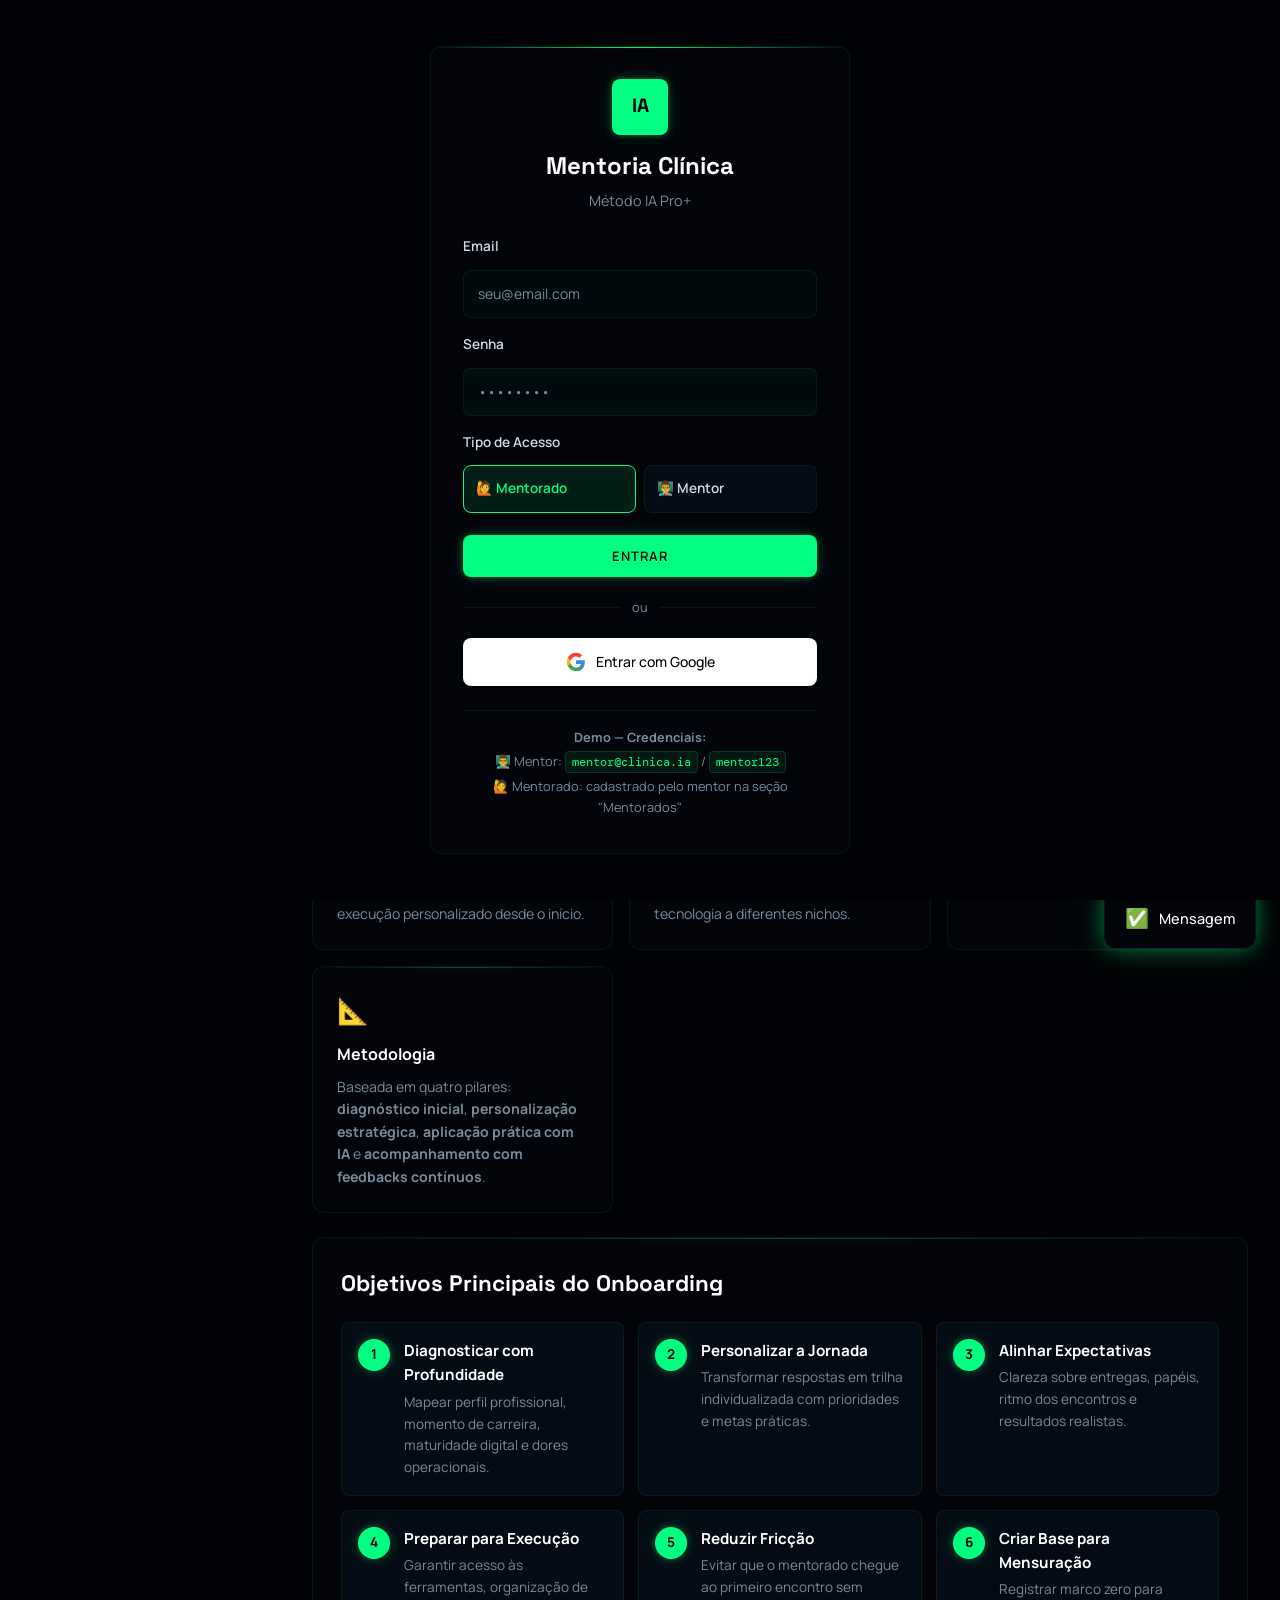
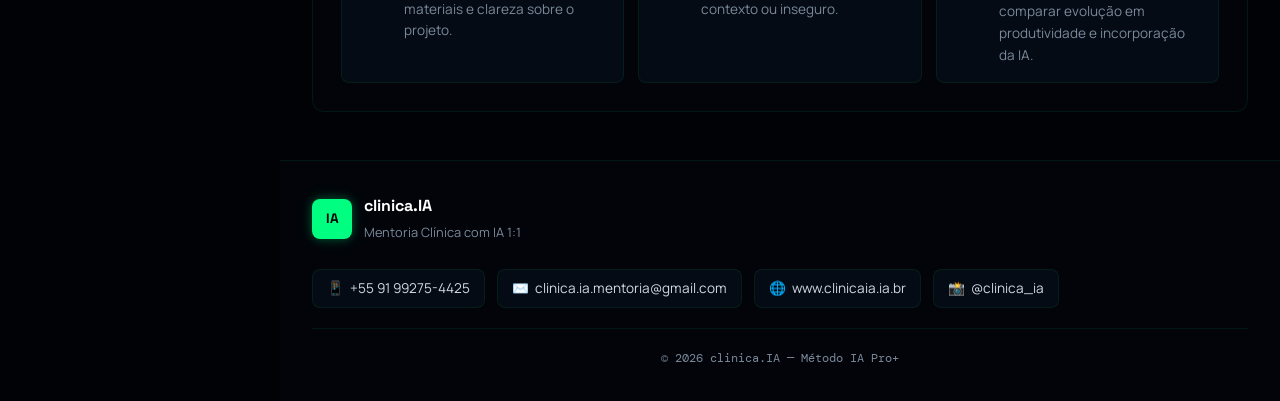
<file: index.html>
<!DOCTYPE html>
<html lang="pt-BR">
<head>
    <meta charset="UTF-8">
    <meta name="viewport" content="width=device-width, initial-scale=1.0">
    <title>Mentoria Clínica com IA 1:1 | Método IA Pro+</title>
    <link rel="stylesheet" href="styles.css">
    <link rel="preconnect" href="https://fonts.googleapis.com">
    <link rel="preconnect" href="https://fonts.gstatic.com" crossorigin>
    <link href="https://fonts.googleapis.com/css2?family=Manrope:wght@300;400;500;600;700;800&family=Space+Grotesk:wght@300;400;500;600;700&family=DM+Mono:wght@400;500&display=swap" rel="stylesheet">
</head>
<body>
    <!-- Background Effects -->
    <div class="bg-grid"></div>
    <div class="noise-overlay"></div>

    <!-- Tela de Login -->
    <div class="login-screen" id="loginScreen">
        <div class="login-card">
            <div class="login-brand">
                <span class="login-logo">IA</span>
                <h1>Mentoria Clínica</h1>
                <p>Método IA Pro+</p>
            </div>
            <form id="loginForm" class="login-form">
                <div class="field-group">
                    <label for="loginEmail">Email</label>
                    <input type="email" id="loginEmail" class="input" placeholder="seu@email.com" required autocomplete="email">
                </div>
                <div class="field-group">
                    <label for="loginSenha">Senha</label>
                    <input type="password" id="loginSenha" class="input" placeholder="••••••••" required autocomplete="current-password">
                </div>
                <div class="field-group" id="tipoAcessoGroup">
                    <label>Tipo de Acesso</label>
                    <div class="login-type-toggle">
                        <label class="login-type-option active">
                            <input type="radio" name="loginType" value="mentorado" checked>
                            <span>🙋 Mentorado</span>
                        </label>
                        <label class="login-type-option">
                            <input type="radio" name="loginType" value="mentor">
                            <span>👨‍🏫 Mentor</span>
                        </label>
                    </div>
                </div>
                <button type="submit" class="btn btn--lg" style="width:100%;">Entrar</button>
                <div class="login-divider"><span>ou</span></div>
                <button type="button" id="btnGoogleLogin" class="btn-google">
                    <svg class="btn-google-icon" viewBox="0 0 24 24"><path fill="#4285F4" d="M22.56 12.25c0-.78-.07-1.53-.2-2.25H12v4.26h5.92a5.06 5.06 0 0 1-2.2 3.32v2.77h3.57c2.08-1.92 3.28-4.74 3.28-8.1z"/><path fill="#34A853" d="M12 23c2.97 0 5.46-.98 7.28-2.66l-3.57-2.77c-.98.66-2.23 1.06-3.71 1.06-2.86 0-5.29-1.93-6.16-4.53H2.18v2.84C3.99 20.53 7.7 23 12 23z"/><path fill="#FBBC05" d="M5.84 14.09c-.22-.66-.35-1.36-.35-2.09s.13-1.43.35-2.09V7.07H2.18C1.43 8.55 1 10.22 1 12s.43 3.45 1.18 4.93l2.85-2.22.81-.62z"/><path fill="#EA4335" d="M12 5.38c1.62 0 3.06.56 4.21 1.64l3.15-3.15C17.45 2.09 14.97 1 12 1 7.7 1 3.99 3.47 2.18 7.07l3.66 2.84c.87-2.6 3.3-4.53 6.16-4.53z"/></svg>
                    <span>Entrar com Google</span>
                </button>
            </form>
            <div class="login-hint">
                <p><strong>Demo — Credenciais:</strong></p>
                <p>👨‍🏫 Mentor: <code>mentor@clinica.ia</code> / <code>mentor123</code></p>
                <p>🙋 Mentorado: cadastrado pelo mentor na seção "Mentorados"</p>
            </div>
        </div>
    </div>

    <!-- Overlay para menu mobile -->
    <div class="overlay" id="overlay"></div>

    <!-- Sidebar / Navegação -->
    <nav class="sidebar" id="sidebar">
        <div class="sidebar-header">
            <div class="logo">
                <span class="logo-icon">IA</span>
                <div class="logo-text">
                    <h1>Mentoria Clínica</h1>
                    <p>Método IA Pro+</p>
                </div>
            </div>
            <button class="close-menu" id="closeMenu" aria-label="Fechar menu">
                <svg width="24" height="24" viewBox="0 0 24 24" fill="none" stroke="currentColor" stroke-width="2"><line x1="18" y1="6" x2="6" y2="18"></line><line x1="6" y1="6" x2="18" y2="18"></line></svg>
            </button>
        </div>
        <ul class="nav-links">
            <li><a href="#home" class="nav-link active" data-section="home"><span class="nav-icon">🏠</span> Início</a></li>
            <li><a href="#fluxo" class="nav-link" data-section="fluxo"><span class="nav-icon">🔄</span> Fluxo Operacional</a></li>
            <li><a href="#questionario" class="nav-link" data-section="questionario"><span class="nav-icon">📝</span> Diagnóstico</a></li>
            <li><a href="#ficha" class="nav-link" data-section="ficha" data-hide-for="mentorado"><span class="nav-icon">📊</span> Ficha Estratégica</a></li>
            <li><a href="#kit" class="nav-link" data-section="kit"><span class="nav-icon">🎒</span> Kit Onboarding</a></li>
            <li><a href="#trilha" class="nav-link" data-section="trilha"><span class="nav-icon">🗓️</span> Trilha 5 Dias</a></li>
            <li><a href="#indicadores" class="nav-link" data-section="indicadores" data-hide-for="mentorado"><span class="nav-icon">📈</span> Indicadores</a></li>
            <li><a href="#mentorados" class="nav-link" data-section="mentorados" data-hide-for="mentorado"><span class="nav-icon">👥</span> Mentorados</a></li>
            <li><a href="#recursos" class="nav-link" data-section="recursos"><span class="nav-icon">🛠️</span> Recursos</a></li>
        </ul>
        <div class="sidebar-footer">
            <p>© 2026 clínica.IA</p>
        </div>
    </nav>

    <!-- Conteúdo Principal -->
    <main class="main-content">
        <!-- Header Mobile -->
        <header class="mobile-header">
            <button class="menu-toggle" id="menuToggle" aria-label="Abrir menu">
                <svg width="24" height="24" viewBox="0 0 24 24" fill="none" stroke="currentColor" stroke-width="2"><line x1="3" y1="12" x2="21" y2="12"></line><line x1="3" y1="6" x2="21" y2="6"></line><line x1="3" y1="18" x2="21" y2="18"></line></svg>
            </button>
            <div class="mobile-logo">
                <span class="logo-icon">IA</span>
                <span>Mentoria Clínica</span>
            </div>
            <button class="btn-outline" id="btnLogoutMobile" style="color:var(--accent-neon);border-color:rgba(0,255,128,0.3);font-size:11px;padding:6px 10px;">⎋ Sair</button>
            <div class="theme-toggle" id="themeToggle" aria-label="Alternar tema">
                <span class="theme-icon">🌙</span>
            </div>
        </header>

        <!-- Desktop Header -->
        <header class="desktop-header">
            <h2 id="pageTitle">Início</h2>
            <div class="header-actions">
                <button class="btn-outline" id="btnResetar">↺ Resetar Dados</button>
                <button class="btn-outline" id="btnLogout" style="color:var(--accent-neon);border-color:rgba(0,255,128,0.3);">⎋ Sair</button>
                <div class="theme-toggle" id="themeToggleDesktop" aria-label="Alternar tema">
                    <span class="theme-icon">🌙</span>
                </div>
            </div>
        </header>

        <!-- Seção: Home -->
        <section id="home" class="section active">
            <div class="hero">
                <div class="hero-badge">Método IA Pro+</div>
                <h1 class="hero-title">Sistema de Onboarding da Mentoria Clínica com IA <span class="highlight">1:1</span></h1>
                <p class="hero-subtitle">Diagnóstico inicial, personalização estratégica, aplicação prática com IA e acompanhamento com feedbacks contínuos.</p>
                <div class="hero-stats">
                    <div class="stat-card">
                        <span class="stat-number">7</span>
                        <span class="stat-label">Etapas do Onboarding</span>
                    </div>
                    <div class="stat-card">
                        <span class="stat-number">6</span>
                        <span class="stat-label">Semanas de Mentoria</span>
                    </div>
                    <div class="stat-card">
                        <span class="stat-number">40</span>
                        <span class="stat-label">Perguntas Diagnóstico</span>
                    </div>
                    <div class="stat-card">
                        <span class="stat-number">5</span>
                        <span class="stat-label">Dias de Trilha</span>
                    </div>
                </div>
                <div class="hero-actions">
                    <a href="#questionario" class="btn-primary btn-large nav-link-sec" data-section="questionario">Iniciar Diagnóstico</a>
                    <a href="#fluxo" class="btn-secondary btn-large nav-link-sec" data-section="fluxo">Ver Fluxo Completo</a>
                </div>
            </div>

            <div class="section-grid">
                <div class="info-card">
                    <div class="info-icon">🎯</div>
                    <h3>Finalidade Estratégica</h3>
                    <p>O onboarding funciona como um <strong>sistema de aceleração da mentoria</strong>. Sua função é reduzir ruído, aumentar clareza, identificar o ponto de partida do mentorado e organizar um plano de execução personalizado desde o início.</p>
                </div>
                <div class="info-card">
                    <div class="info-icon">👤</div>
                    <h3>Perfil do Mentor</h3>
                    <p>Especialista em IA aplicada à prática profissional, com domínio de prompts, assistentes, fluxos, automações e uso estratégico de IA. Capacidade consultiva e didática para adaptar a tecnologia a diferentes nichos.</p>
                </div>
                <div class="info-card">
                    <div class="info-icon">🧑‍⚕️</div>
                    <h3>Público-Alvo</h3>
                    <p>Profissionais da saúde, educadores, empreendedores e especialistas que desejam aplicar IA na rotina, automatizar processos, criar soluções e se posicionar com mais autoridade.</p>
                </div>
                <div class="info-card">
                    <div class="info-icon">📐</div>
                    <h3>Metodologia</h3>
                    <p>Baseada em quatro pilares: <strong>diagnóstico inicial</strong>, <strong>personalização estratégica</strong>, <strong>aplicação prática com IA</strong> e <strong>acompanhamento com feedbacks contínuos</strong>.</p>
                </div>
            </div>

            <div class="objectives-section">
                <h3 class="section-title">Objetivos Principais do Onboarding</h3>
                <div class="objectives-grid">
                    <div class="objective-item">
                        <span class="obj-number">1</span>
                        <div>
                            <h4>Diagnosticar com Profundidade</h4>
                            <p>Mapear perfil profissional, momento de carreira, maturidade digital e dores operacionais.</p>
                        </div>
                    </div>
                    <div class="objective-item">
                        <span class="obj-number">2</span>
                        <div>
                            <h4>Personalizar a Jornada</h4>
                            <p>Transformar respostas em trilha individualizada com prioridades e metas práticas.</p>
                        </div>
                    </div>
                    <div class="objective-item">
                        <span class="obj-number">3</span>
                        <div>
                            <h4>Alinhar Expectativas</h4>
                            <p>Clareza sobre entregas, papéis, ritmo dos encontros e resultados realistas.</p>
                        </div>
                    </div>
                    <div class="objective-item">
                        <span class="obj-number">4</span>
                        <div>
                            <h4>Preparar para Execução</h4>
                            <p>Garantir acesso às ferramentas, organização de materiais e clareza sobre o projeto.</p>
                        </div>
                    </div>
                    <div class="objective-item">
                        <span class="obj-number">5</span>
                        <div>
                            <h4>Reduzir Fricção</h4>
                            <p>Evitar que o mentorado chegue ao primeiro encontro sem contexto ou inseguro.</p>
                        </div>
                    </div>
                    <div class="objective-item">
                        <span class="obj-number">6</span>
                        <div>
                            <h4>Criar Base para Mensuração</h4>
                            <p>Registrar marco zero para comparar evolução em produtividade e incorporação da IA.</p>
                        </div>
                    </div>
                </div>
            </div>
        </section>

        <!-- Seção: Fluxo Operacional -->
        <section id="fluxo" class="section">
            <div class="section-header">
                <h2 class="section-title">Fluxo Operacional</h2>
                <p class="section-desc">7 etapas estruturadas para um onboarding eficiente e completo.</p>
            </div>

            <div class="progress-bar-container">
                <div class="progress-bar" id="fluxoProgress"></div>
            </div>

            <div class="fluxo-steps">
                <div class="step-card" data-step="1">
                    <div class="step-header">
                        <span class="step-number">1</span>
                        <div class="step-title-group">
                            <h3>Confirmação e Boas-vindas</h3>
                            <span class="step-time">⏱️ 1 dia</span>
                        </div>
                        <button class="step-toggle" aria-label="Expandir">▼</button>
                    </div>
                    <div class="step-content">
                        <div class="step-body">
                            <p><strong>Objetivo:</strong> Receber o mentorado, transmitir segurança, profissionalismo e organização.</p>
                            <div class="deliverables">
                                <h4>Entregáveis:</h4>
                                <ul class="checklist" data-checklist="step1">
                                    <li><label class="check-item"><input type="checkbox"><span>Mensagem oficial de boas-vindas</span></label></li>
                                    <li><label class="check-item"><input type="checkbox"><span>Apresentação breve da mentoria</span></label></li>
                                    <li><label class="check-item"><input type="checkbox"><span>Explicação do fluxo do onboarding</span></label></li>
                                    <li><label class="check-item"><input type="checkbox"><span>Link do questionário diagnóstico</span></label></li>
                                    <li><label class="check-item"><input type="checkbox"><span>Orientações sobre prazo de resposta</span></label></li>
                                </ul>
                            </div>
                            <div class="step-meta">
                                <span class="tag">📱 WhatsApp: +55 91 99275-4425</span>
                            </div>
                        </div>
                    </div>
                </div>

                <div class="step-card" data-step="2">
                    <div class="step-header">
                        <span class="step-number">2</span>
                        <div class="step-title-group">
                            <h3>Questionário de Diagnóstico Inicial</h3>
                            <span class="step-time">⏱️ 20-40 min</span>
                        </div>
                        <button class="step-toggle" aria-label="Expandir">▼</button>
                    </div>
                    <div class="step-content">
                        <div class="step-body">
                            <p><strong>Objetivo:</strong> Captar contexto profissional, dores, objetivos, prontidão e potencial de aplicação.</p>
                            <div class="blocos-grid">
                                <div class="bloco-tag">A. Identificação</div>
                                <div class="bloco-tag">B. Momento Profissional</div>
                                <div class="bloco-tag">C. Relação com Tecnologia</div>
                                <div class="bloco-tag">D. Objetivos</div>
                                <div class="bloco-tag">E. Aplicações Desejadas</div>
                                <div class="bloco-tag">F. Posicionamento</div>
                                <div class="bloco-tag">G. Estrutura Atual</div>
                                <div class="bloco-tag">H. Expectativas</div>
                                <div class="bloco-tag">I. Materiais</div>
                            </div>
                            <div class="step-actions">
                                <a href="#questionario" class="btn-primary nav-link-sec" data-section="questionario">Acessar Questionário</a>
                            </div>
                        </div>
                    </div>
                </div>

                <div class="step-card" data-step="3">
                    <div class="step-header">
                        <span class="step-number">3</span>
                        <div class="step-title-group">
                            <h3>Análise Estratégica do Diagnóstico</h3>
                            <span class="step-time">⏱️ 30-60 min</span>
                        </div>
                        <button class="step-toggle" aria-label="Expandir">▼</button>
                    </div>
                    <div class="step-content">
                        <div class="step-body">
                            <p><strong>Objetivo:</strong> Converter respostas em inteligência acionável.</p>
                            <div class="deliverables">
                                <h4>Análise do Mentor:</h4>
                                <ul class="checklist" data-checklist="step3">
                                    <li><label class="check-item"><input type="checkbox"><span>Nível de maturidade em IA do mentorado</span></label></li>
                                    <li><label class="check-item"><input type="checkbox"><span>Grau de clareza do objetivo</span></label></li>
                                    <li><label class="check-item"><input type="checkbox"><span>Principais dores operacionais</span></label></li>
                                    <li><label class="check-item"><input type="checkbox"><span>Oportunidades de ganho rápido</span></label></li>
                                    <li><label class="check-item"><input type="checkbox"><span>Ferramentas prioritárias</span></label></li>
                                    <li><label class="check-item"><input type="checkbox"><span>Riscos de desalinhamento</span></label></li>
                                    <li><label class="check-item"><input type="checkbox"><span>Proposta de trilha personalizada</span></label></li>
                                </ul>
                            </div>
                            <div class="step-actions">
                                <a href="#ficha" class="btn-primary nav-link-sec" data-section="ficha">Montar Ficha Estratégica</a>
                            </div>
                        </div>
                    </div>
                </div>

                <div class="step-card" data-step="4">
                    <div class="step-header">
                        <span class="step-number">4</span>
                        <div class="step-title-group">
                            <h3>Reunião de Kickoff Estratégico</h3>
                            <span class="step-time">⏱️ 60-90 min</span>
                        </div>
                        <button class="step-toggle" aria-label="Expandir">▼</button>
                    </div>
                    <div class="step-content">
                        <div class="step-body">
                            <p><strong>Objetivo:</strong> Transformar o diagnóstico em direção.</p>
                            <div class="kickoff-structure">
                                <div class="kickoff-item"><span class="kickoff-num">1</span><span>Acolhimento e contextualização</span></div>
                                <div class="kickoff-item"><span class="kickoff-num">2</span><span>Validação do diagnóstico</span></div>
                                <div class="kickoff-item"><span class="kickoff-num">3</span><span>Priorização de objetivos</span></div>
                                <div class="kickoff-item"><span class="kickoff-num">4</span><span>Definição do foco central</span></div>
                                <div class="kickoff-item"><span class="kickoff-num">5</span><span>Definição de entregas desejadas</span></div>
                                <div class="kickoff-item"><span class="kickoff-num">6</span><span>Organização dos próximos passos</span></div>
                                <div class="kickoff-item"><span class="kickoff-num">7</span><span>Orientação sobre ferramentas e rotina</span></div>
                            </div>
                            <div class="result-box">
                                <h4>✅ Resultado Esperado</h4>
                                <p>O mentorado sai com <strong>clareza sobre o foco</strong>, entendimento da metodologia, <strong>metas definidas</strong>, tarefas iniciais e visão das ferramentas.</p>
                            </div>
                        </div>
                    </div>
                </div>

                <div class="step-card" data-step="5">
                    <div class="step-header">
                        <span class="step-number">5</span>
                        <div class="step-title-group">
                            <h3>Entrega do Kit de Onboarding</h3>
                            <span class="step-time">⏱️ Kit Completo</span>
                        </div>
                        <button class="step-toggle" aria-label="Expandir">▼</button>
                    </div>
                    <div class="step-content">
                        <div class="step-body">
                            <p><strong>Objetivo:</strong> Fornecer o "manual de entrada" da jornada.</p>
                            <div class="kit-grid">
                                <div class="kit-item">
                                    <span class="kit-icon">📄</span>
                                    <h5>Documento de Boas-vindas</h5>
                                    <p>Visão geral, propósito, estrutura dos 6 encontros e regras de comunicação.</p>
                                </div>
                                <div class="kit-item">
                                    <span class="kit-icon">📐</span>
                                    <h5>Guia IA Pro+</h5>
                                    <p>Diagnóstico, personalização, aplicação prática e acompanhamento contínuo.</p>
                                </div>
                                <div class="kit-item">
                                    <span class="kit-icon">🗺️</span>
                                    <h5>Mapa da Jornada</h5>
                                    <p>O que acontece em cada semana, objetivos por encontro e checkpoints.</p>
                                </div>
                                <div class="kit-item">
                                    <span class="kit-icon">⚖️</span>
                                    <h5>Documento de Expectativas</h5>
                                    <p>O que a mentoria entrega, o que não entrega e papéis de cada um.</p>
                                </div>
                                <div class="kit-item">
                                    <span class="kit-icon">🧰</span>
                                    <h5>Guia de Ferramentas</h5>
                                    <p>Plataformas, canais de suporte, documentos compartilhados e ferramentas de IA.</p>
                                </div>
                                <div class="kit-item">
                                    <span class="kit-icon">✅</span>
                                    <h5>Checklist Técnico</h5>
                                    <p>Contas, acessos, pastas, agenda e canal de comunicação ativo.</p>
                                </div>
                                <div class="kit-item">
                                    <span class="kit-icon">📊</span>
                                    <h5>Formulário de Linha de Base</h5>
                                    <p>Percepção inicial de produtividade, confiança e clareza estratégica.</p>
                                </div>
                            </div>
                            <div class="step-actions">
                                <a href="#kit" class="btn-primary nav-link-sec" data-section="kit">Ver Kit Completo</a>
                            </div>
                        </div>
                    </div>
                </div>

                <div class="step-card" data-step="6">
                    <div class="step-header">
                        <span class="step-number">6</span>
                        <div class="step-title-group">
                            <h3>Ativação Operacional</h3>
                            <span class="step-time">⏱️ 2-5 dias</span>
                        </div>
                        <button class="step-toggle" aria-label="Expandir">▼</button>
                    </div>
                    <div class="step-content">
                        <div class="step-body">
                            <p><strong>Objetivo:</strong> Garantir que o mentorado esteja pronto para executar.</p>
                            <div class="deliverables">
                                <h4>Atividades:</h4>
                                <ul class="checklist" data-checklist="step6">
                                    <li><label class="check-item"><input type="checkbox"><span>Confirmar agenda dos encontros</span></label></li>
                                    <li><label class="check-item"><input type="checkbox"><span>Testar acessos às plataformas</span></label></li>
                                    <li><label class="check-item"><input type="checkbox"><span>Organizar documentos-base</span></label></li>
                                    <li><label class="check-item"><input type="checkbox"><span>Criar pasta compartilhada do projeto</span></label></li>
                                    <li><label class="check-item"><input type="checkbox"><span>Definir canal oficial de suporte</span></label></li>
                                    <li><label class="check-item"><input type="checkbox"><span>Definir primeira tarefa prática</span></label></li>
                                    <li><label class="check-item"><input type="checkbox"><span>Registrar indicadores iniciais</span></label></li>
                                </ul>
                            </div>
                            <div class="first-tasks">
                                <h4>Exemplos de Primeira Tarefa:</h4>
                                <ul>
                                    <li>Listar tarefas repetitivas da rotina</li>
                                    <li>Trazer modelos de documentos</li>
                                    <li>Mapear fluxo de atendimento</li>
                                    <li>Reunir materiais de conteúdo</li>
                                    <li>Testar prompts iniciais</li>
                                    <li>Separar um processo real para otimização</li>
                                </ul>
                            </div>
                        </div>
                    </div>
                </div>

                <div class="step-card" data-step="7">
                    <div class="step-header">
                        <span class="step-number">7</span>
                        <div class="step-title-group">
                            <h3>Checkpoint Inicial de Adaptação</h3>
                            <span class="step-time">⏱️ 5-7 dias após kickoff</span>
                        </div>
                        <button class="step-toggle" aria-label="Expandir">▼</button>
                    </div>
                    <div class="step-content">
                        <div class="step-body">
                            <p><strong>Objetivo:</strong> Verificar adesão, remover travas e ajustar rota cedo.</p>
                            <div class="checkpoint-questions">
                                <div class="cp-q">❓ O processo inicial ficou claro?</div>
                                <div class="cp-q">❓ Você conseguiu acessar as ferramentas?</div>
                                <div class="cp-q">❓ A primeira tarefa fez sentido?</div>
                                <div class="cp-q">❓ Onde surgiram dúvidas?</div>
                                <div class="cp-q">❓ Está confortável com o ritmo?</div>
                                <div class="cp-q">❓ Precisamos ajustar o foco?</div>
                            </div>
                            <div class="step-meta">
                                <span class="tag">📱 WhatsApp: +55 91 99275-4425</span>
                            </div>
                        </div>
                    </div>
                </div>
            </div>
        </section>

        <!-- Seção: Questionário Diagnóstico -->
        <section id="questionario" class="section">
            <div class="section-header">
                <h2 class="section-title">Questionário de Diagnóstico Inicial</h2>
                <p class="section-desc">Espinha dorsal do onboarding. Respostas salvas automaticamente no navegador.</p>
            </div>

            <div class="wizard-progress">
                <div class="wizard-bar" id="wizardBar"></div>
                <span class="wizard-text" id="wizardText">Bloco A de 9</span>
            </div>

            <div class="wizard-nav">
                <button class="wizard-btn" id="prevBlock" disabled>← Anterior</button>
                <div class="wizard-dots" id="wizardDots"></div>
                <button class="wizard-btn" id="nextBlock">Próximo →</button>
            </div>

            <form id="diagnosticoForm" class="diagnostico-form">
                <!-- Bloco A: Identificação -->
                <div class="form-block active" data-block="A">
                    <div class="block-header">
                        <span class="block-letter">A</span>
                        <h3>Identificação e Contexto</h3>
                    </div>
                    <div class="form-grid">
                        <div class="field-group">
                            <label for="q1">1. Nome completo</label>
                            <input type="text" id="q1" name="q1" placeholder="Digite seu nome completo">
                        </div>
                        <div class="field-group">
                            <label for="q2">2. Profissão</label>
                            <input type="text" id="q2" name="q2" placeholder="Ex: Farmacêutico, Médico, Professor...">
                        </div>
                        <div class="field-group">
                            <label for="q3">3. Especialidade ou área principal</label>
                            <input type="text" id="q3" name="q3" placeholder="Ex: Farmácia Clínica, Cardiologia...">
                        </div>
                        <div class="field-group">
                            <label for="q4">4. Cidade/Estado/País</label>
                            <input type="text" id="q4" name="q4" placeholder="Ex: São Paulo, SP - Brasil">
                        </div>
                        <div class="field-group">
                            <label for="q5">5. Empresa, clínica ou instituição</label>
                            <input type="text" id="q5" name="q5" placeholder="Onde você atua atualmente">
                        </div>
                        <div class="field-group">
                            <label for="q6">6. Regime de trabalho</label>
                            <select id="q6" name="q6">
                                <option value="">Selecione...</option>
                                <option value="autonomo">Autônomo</option>
                                <option value="empregado">Empregado</option>
                                <option value="gestor">Gestor</option>
                                <option value="professor">Professor</option>
                                <option value="empreendedor">Empreendedor</option>
                            </select>
                        </div>
                        <div class="field-group full">
                            <label for="q7">7. Principal contexto hoje</label>
                            <select id="q7" name="q7">
                                <option value="">Selecione...</option>
                                <option value="assistencial">Assistencial</option>
                                <option value="educacional">Educacional</option>
                                <option value="gestao">Gestão</option>
                                <option value="comercial">Comercial</option>
                                <option value="consultoria">Consultoria</option>
                                <option value="conteudo">Conteúdo</option>
                                <option value="outro">Outro</option>
                            </select>
                        </div>
                    </div>
                </div>

                <!-- Bloco B: Momento Profissional -->
                <div class="form-block" data-block="B">
                    <div class="block-header">
                        <span class="block-letter">B</span>
                        <h3>Momento Profissional</h3>
                    </div>
                    <div class="form-grid">
                        <div class="field-group full">
                            <label for="q8">8. Em que fase da carreira você se encontra?</label>
                            <textarea id="q8" name="q8" rows="3" placeholder="Descreva sua fase atual..."></textarea>
                        </div>
                        <div class="field-group full">
                            <label for="q9">9. Principais desafios profissionais atualmente</label>
                            <textarea id="q9" name="q9" rows="3" placeholder="Liste seus principais desafios..."></textarea>
                        </div>
                        <div class="field-group full">
                            <label for="q10">10. O que mais consome seu tempo e energia?</label>
                            <textarea id="q10" name="q10" rows="3" placeholder="Descreva sua rotina..."></textarea>
                        </div>
                        <div class="field-group full">
                            <label for="q11">11. Onde sente que está perdendo produtividade?</label>
                            <textarea id="q11" name="q11" rows="3" placeholder="Identifique os gargalos..."></textarea>
                        </div>
                        <div class="field-group full">
                            <label for="q12">12. Existe demanda repetitiva que poderia ser automatizada?</label>
                            <textarea id="q12" name="q12" rows="3" placeholder="Descreva as tarefas repetitivas..."></textarea>
                        </div>
                    </div>
                </div>

                <!-- Bloco C: Tecnologia e IA -->
                <div class="form-block" data-block="C">
                    <div class="block-header">
                        <span class="block-letter">C</span>
                        <h3>Relação com Tecnologia e IA</h3>
                    </div>
                    <div class="form-grid">
                        <div class="field-group full">
                            <label for="q13">13. Nível de familiaridade com IA</label>
                            <div class="rating-scale" data-rating="q13">
                                <button type="button" data-value="1">1<br><small>Iniciante</small></button>
                                <button type="button" data-value="2">2</button>
                                <button type="button" data-value="3">3</button>
                                <button type="button" data-value="4">4</button>
                                <button type="button" data-value="5">5<br><small>Avançado</small></button>
                            </div>
                            <input type="hidden" id="q13" name="q13">
                        </div>
                        <div class="field-group full">
                            <label for="q14">14. Quais ferramentas já utilizou?</label>
                            <div class="checkbox-group">
                                <label><input type="checkbox" name="q14" value="chatgpt"> ChatGPT</label>
                                <label><input type="checkbox" name="q14" value="claude"> Claude</label>
                                <label><input type="checkbox" name="q14" value="gemini"> Gemini</label>
                                <label><input type="checkbox" name="q14" value="automacoes"> Automações</label>
                                <label><input type="checkbox" name="q14" value="assistentes"> Assistentes</label>
                                <label><input type="checkbox" name="q14" value="formularios"> Formulários</label>
                                <label><input type="checkbox" name="q14" value="agenda"> Agenda</label>
                                <label><input type="checkbox" name="q14" value="crm"> CRM</label>
                                <label><input type="checkbox" name="q14" value="outras"> Outras</label>
                            </div>
                        </div>
                        <div class="field-group full">
                            <label for="q15">15. Como tem usado IA até agora?</label>
                            <textarea id="q15" name="q15" rows="3" placeholder="Descreva seu uso atual..."></textarea>
                        </div>
                        <div class="field-group full">
                            <label for="q16">16. Quais dificuldades encontra ao usar IA?</label>
                            <textarea id="q16" name="q16" rows="3" placeholder="Liste suas dificuldades..."></textarea>
                        </div>
                        <div class="field-group full">
                            <label for="q17">17. O que mais te trava?</label>
                            <select id="q17" name="q17">
                                <option value="">Selecione...</option>
                                <option value="tecnica">Técnica</option>
                                <option value="clareza">Clareza</option>
                                <option value="inseguranca">Insegurança</option>
                                <option value="tempo">Falta de tempo</option>
                                <option value="direcao">Falta de direção</option>
                                <option value="outro">Outro</option>
                            </select>
                        </div>
                    </div>
                </div>

                <!-- Bloco D: Objetivos -->
                <div class="form-block" data-block="D">
                    <div class="block-header">
                        <span class="block-letter">D</span>
                        <h3>Objetivos com a Mentoria</h3>
                    </div>
                    <div class="form-grid">
                        <div class="field-group full">
                            <label for="q18">18. Por que decidiu entrar na mentoria agora?</label>
                            <textarea id="q18" name="q18" rows="3" placeholder="Motivação principal..."></textarea>
                        </div>
                        <div class="field-group full">
                            <label for="q19">19. O que espera conquistar ao final das 6 semanas?</label>
                            <textarea id="q19" name="q19" rows="3" placeholder="Resultados esperados..."></textarea>
                        </div>
                        <div class="field-group full">
                            <label for="q20">20. Qual seria um resultado excelente para você?</label>
                            <textarea id="q20" name="q20" rows="3" placeholder="Descreva o cenário ideal..."></textarea>
                        </div>
                        <div class="field-group full">
                            <label for="q21">21. Quais 3 metas são prioritárias?</label>
                            <textarea id="q21" name="q21" rows="3" placeholder="1. ... 2. ... 3. ..."></textarea>
                        </div>
                        <div class="field-group full">
                            <label for="q22">22. Existe algum projeto específico para desenvolver?</label>
                            <textarea id="q22" name="q22" rows="3" placeholder="Descreva o projeto..."></textarea>
                        </div>
                    </div>
                </div>

                <!-- Bloco E: Aplicações Desejadas -->
                <div class="form-block" data-block="E">
                    <div class="block-header">
                        <span class="block-letter">E</span>
                        <h3>Aplicações Desejadas</h3>
                    </div>
                    <div class="form-grid">
                        <div class="field-group full">
                            <label>23. Você quer usar IA para quê, prioritariamente? (Selecione todos)</label>
                            <div class="checkbox-grid">
                                <label><input type="checkbox" name="q23" value="atendimento"> 🩺 Atendimento</label>
                                <label><input type="checkbox" name="q23" value="documentacao"> 📝 Documentação</label>
                                <label><input type="checkbox" name="q23" value="marketing"> 📢 Marketing</label>
                                <label><input type="checkbox" name="q23" value="conteudo"> ✍️ Conteúdo</label>
                                <label><input type="checkbox" name="q23" value="estudo"> 📚 Estudo</label>
                                <label><input type="checkbox" name="q23" value="decisao"> 🧠 Tomada de Decisão</label>
                                <label><input type="checkbox" name="q23" value="gestao"> 📊 Gestão</label>
                                <label><input type="checkbox" name="q23" value="rotina"> 🗓️ Organização de Rotina</label>
                                <label><input type="checkbox" name="q23" value="produtos"> 🎁 Criação de Produtos</label>
                                <label><input type="checkbox" name="q23" value="assistentes"> 🤖 Assistentes Personalizados</label>
                                <label><input type="checkbox" name="q23" value="automacao"> ⚙️ Automação de Processos</label>
                            </div>
                        </div>
                        <div class="field-group full">
                            <label for="q24">24. Cite até 5 tarefas que gostaria de melhorar com IA</label>
                            <textarea id="q24" name="q24" rows="4" placeholder="1. ... 2. ... 3. ... 4. ... 5. ..."></textarea>
                        </div>
                        <div class="field-group full">
                            <label for="q25">25. Algum material ou processo que gostaria de transformar em sistema?</label>
                            <textarea id="q25" name="q25" rows="3" placeholder="Descreva o material ou processo..."></textarea>
                        </div>
                    </div>
                </div>

                <!-- Bloco F: Posicionamento -->
                <div class="form-block" data-block="F">
                    <div class="block-header">
                        <span class="block-letter">F</span>
                        <h3>Posicionamento e Negócio</h3>
                    </div>
                    <div class="form-grid">
                        <div class="field-group full">
                            <label for="q26">26. Quer usar IA para rotina ou também criar novos serviços/produtos?</label>
                            <select id="q26" name="q26">
                                <option value="">Selecione...</option>
                                <option value="rotina">Apenas melhorar a rotina</option>
                                <option value="ambos">Rotina e novos serviços/produtos</option>
                                <option value="negocio">Foco em novos serviços/produtos</option>
                            </select>
                        </div>
                        <div class="field-group full">
                            <label for="q27">27. Você já vende algum serviço, curso, mentoria ou produto digital?</label>
                            <textarea id="q27" name="q27" rows="3" placeholder="Descreva o que você já oferece..."></textarea>
                        </div>
                        <div class="field-group full">
                            <label for="q28">28. Deseja fortalecer seu posicionamento profissional com IA?</label>
                            <div class="toggle-group">
                                <label><input type="radio" name="q28" value="sim"> Sim</label>
                                <label><input type="radio" name="q28" value="nao"> Não</label>
                                <label><input type="radio" name="q28" value="talvez"> Talvez</label>
                            </div>
                        </div>
                        <div class="field-group full">
                            <label for="q29">29. Interesse em construir autoridade digital, assistente próprio ou solução escalável?</label>
                            <div class="toggle-group">
                                <label><input type="radio" name="q29" value="sim"> Sim, muito interesse</label>
                                <label><input type="radio" name="q29" value="medio"> Interesse moderado</label>
                                <label><input type="radio" name="q29" value="nao"> Não no momento</label>
                            </div>
                        </div>
                    </div>
                </div>

                <!-- Bloco G: Estrutura Atual -->
                <div class="form-block" data-block="G">
                    <div class="block-header">
                        <span class="block-letter">G</span>
                        <h3>Estrutura Atual</h3>
                    </div>
                    <div class="form-grid">
                        <div class="field-group full">
                            <label for="q30">30. Quais ferramentas usa no dia a dia?</label>
                            <textarea id="q30" name="q30" rows="3" placeholder="Liste suas ferramentas..."></textarea>
                        </div>
                        <div class="field-group full">
                            <label>31. Utiliza alguma das ferramentas abaixo?</label>
                            <div class="checkbox-group">
                                <label><input type="checkbox" name="q31" value="whatsapp"> WhatsApp Business</label>
                                <label><input type="checkbox" name="q31" value="agenda"> Agenda online</label>
                                <label><input type="checkbox" name="q31" value="email"> E-mail marketing</label>
                                <label><input type="checkbox" name="q31" value="crm"> CRM</label>
                                <label><input type="checkbox" name="q31" value="formularios"> Formulários</label>
                                <label><input type="checkbox" name="q31" value="automacoes"> Automações</label>
                                <label><input type="checkbox" name="q31" value="prontuario"> Prontuário</label>
                                <label><input type="checkbox" name="q31" value="nenhuma"> Nenhuma ainda</label>
                            </div>
                        </div>
                        <div class="field-group full">
                            <label for="q32">32. Tem equipe ou trabalha sozinho?</label>
                            <select id="q32" name="q32">
                                <option value="">Selecione...</option>
                                <option value="sozinho">Trabalho sozinho</option>
                                <option value="equipe_pequena">Equipe pequena (1-3 pessoas)</option>
                                <option value="equipe_media">Equipe média (4-10)</option>
                                <option value="equipe_grande">Equipe grande (10+)</option>
                            </select>
                        </div>
                        <div class="field-group full">
                            <label for="q33">33. Disponibilidade semanal real para a mentoria</label>
                            <select id="q33" name="q33">
                                <option value="">Selecione...</option>
                                <option value="ate2h">Até 2 horas</option>
                                <option value="2a5h">2 a 5 horas</option>
                                <option value="5a10h">5 a 10 horas</option>
                                <option value="mais10h">Mais de 10 horas</option>
                            </select>
                        </div>
                    </div>
                </div>

                <!-- Bloco H: Expectativas -->
                <div class="form-block" data-block="H">
                    <div class="block-header">
                        <span class="block-letter">H</span>
                        <h3>Expectativas e Compromisso</h3>
                    </div>
                    <div class="form-grid">
                        <div class="field-group full">
                            <label for="q34">34. O que depende de você para ter bons resultados?</label>
                            <textarea id="q34" name="q34" rows="3" placeholder="Sua responsabilidade no processo..."></textarea>
                        </div>
                        <div class="field-group full">
                            <label for="q35">35. O que espera do mentor?</label>
                            <textarea id="q35" name="q35" rows="3" placeholder="Expectativas sobre o papel do mentor..."></textarea>
                        </div>
                        <div class="field-group full">
                            <label for="q36">36. Qual formato de aprendizagem funciona melhor?</label>
                            <select id="q36" name="q36">
                                <option value="">Selecione...</option>
                                <option value="visual">Visual (vídeos, diagramas)</option>
                                <option value="auditivo">Auditivo (áudios, chamadas)</option>
                                <option value="leitura">Leitura/escrita (textos, notas)</option>
                                <option value="pratica">Prática (fazendo, testando)</option>
                                <option value="misto">Misto</option>
                            </select>
                        </div>
                        <div class="field-group full">
                            <label for="q37">37. Comprometimento com aplicação prática (0 a 10)</label>
                            <div class="rating-scale" data-rating="q37">
                                <button type="button" data-value="1">1</button>
                                <button type="button" data-value="2">2</button>
                                <button type="button" data-value="3">3</button>
                                <button type="button" data-value="4">4</button>
                                <button type="button" data-value="5">5</button>
                                <button type="button" data-value="6">6</button>
                                <button type="button" data-value="7">7</button>
                                <button type="button" data-value="8">8</button>
                                <button type="button" data-value="9">9</button>
                                <button type="button" data-value="10">10</button>
                            </div>
                            <input type="hidden" id="q37" name="q37">
                        </div>
                        <div class="field-group full">
                            <label for="q38">38. Alguma limitação importante?</label>
                            <textarea id="q38" name="q38" rows="3" placeholder="Horário, saúde, tecnologia, etc..."></textarea>
                        </div>
                    </div>
                </div>

                <!-- Bloco I: Materiais -->
                <div class="form-block" data-block="I">
                    <div class="block-header">
                        <span class="block-letter">I</span>
                        <h3>Materiais para Personalização</h3>
                    </div>
                    <div class="form-grid">
                        <div class="field-group full">
                            <label for="q39">39. Envie links, documentos, perfis, fluxos ou materiais que representem sua rotina</label>
                            <textarea id="q39" name="q39" rows="4" placeholder="Cole links ou descreva os materiais..."></textarea>
                        </div>
                        <div class="field-group full">
                            <label for="q40">40. Algo que você quer evitar ou não deseja como foco?</label>
                            <textarea id="q40" name="q40" rows="3" placeholder="Restrições ou exclusões..."></textarea>
                        </div>
                    </div>
                </div>
            </form>

            <div class="form-actions-bar">
                <button class="btn-secondary" id="btnSalvarRascunho">💾 Salvar Rascunho</button>
                <button class="btn-primary" id="btnFinalizarDiagnostico">✅ Finalizar Diagnóstico</button>
            </div>

            <div class="form-summary" id="formSummary" style="display:none;">
                <h3>📋 Resumo do Diagnóstico</h3>
                <div class="summary-grid" id="summaryContent"></div>
            </div>
        </section>

        <!-- Seção: Ficha Estratégica -->
        <section id="ficha" class="section" data-hide-for="mentorado">
            <div class="section-header">
                <h2 class="section-title">Ficha Estratégica do Mentorado</h2>
                <p class="section-desc">Ficha-resumo de onboarding para análise estratégica do mentor.</p>
            </div>

            <form id="fichaForm" class="ficha-form">
                <div class="ficha-grid">
                    <div class="ficha-section">
                        <h3>👤 Perfil do Mentorado</h3>
                        <div class="field-group">
                            <label>Nome</label>
                            <input type="text" id="f_nome" placeholder="Nome do mentorado">
                        </div>
                        <div class="field-group">
                            <label>Profissão/Nicho</label>
                            <input type="text" id="f_nicho" placeholder="Ex: Farmácia Clínica">
                        </div>
                        <div class="field-group">
                            <label>Maturidade em IA</label>
                            <select id="f_maturidade">
                                <option value="">Selecione...</option>
                                <option value="iniciante">Iniciante</option>
                                <option value="basico">Básico</option>
                                <option value="intermediario">Intermediário</option>
                                <option value="avancado">Avançado</option>
                            </select>
                        </div>
                        <div class="field-group">
                            <label>Clareza do Objetivo</label>
                            <select id="f_clareza">
                                <option value="">Selecione...</option>
                                <option value="baixa">Baixa</option>
                                <option value="media">Média</option>
                                <option value="alta">Alta</option>
                            </select>
                        </div>
                    </div>

                    <div class="ficha-section">
                        <h3>🎯 Objetivo Macro</h3>
                        <div class="field-group">
                            <label>Objetivo principal</label>
                            <textarea id="f_objetivo" rows="3" placeholder="Descreva o objetivo macro..."></textarea>
                        </div>
                        <div class="field-group">
                            <label>Dores operacionais principais</label>
                            <textarea id="f_dores" rows="3" placeholder="Liste as principais dores..."></textarea>
                        </div>
                        <div class="field-group">
                            <label>Oportunidades de ganho rápido</label>
                            <textarea id="f_oportunidades" rows="3" placeholder="Identifique quick wins..."></textarea>
                        </div>
                    </div>

                    <div class="ficha-section">
                        <h3>📅 Metas</h3>
                        <div class="field-group">
                            <label>Meta rápida de 7 dias</label>
                            <input type="text" id="f_meta7" placeholder="Primeira entrega rápida">
                        </div>
                        <div class="field-group">
                            <label>Meta de 30 dias</label>
                            <input type="text" id="f_meta30" placeholder="Meta do primeiro mês">
                        </div>
                        <div class="field-group">
                            <label>Meta de 6 semanas</label>
                            <input type="text" id="f_meta6" placeholder="Meta final da mentoria">
                        </div>
                    </div>

                    <div class="ficha-section">
                        <h3>🛠️ Aplicações e Recursos</h3>
                        <div class="field-group">
                            <label>Aplicações prioritárias de IA</label>
                            <textarea id="f_aplicacoes" rows="3" placeholder="Ex: atendimento, documentação, marketing..."></textarea>
                        </div>
                        <div class="field-group">
                            <label>Ferramentas prioritárias</label>
                            <textarea id="f_ferramentas" rows="3" placeholder="Ex: ChatGPT, Notion, Zapier..."></textarea>
                        </div>
                        <div class="field-group">
                            <label>Recursos necessários</label>
                            <textarea id="f_recursos" rows="3" placeholder="O que será necessário fornecer..."></textarea>
                        </div>
                    </div>

                    <div class="ficha-section full">
                        <h3>📋 Plano Preliminar dos Encontros</h3>
                        <div class="encontros-grid">
                            <div class="encontro-card">
                                <span class="enc-num">1º</span>
                                <input type="text" id="f_e1" placeholder="Foco do 1º encontro">
                            </div>
                            <div class="encontro-card">
                                <span class="enc-num">2º</span>
                                <input type="text" id="f_e2" placeholder="Foco do 2º encontro">
                            </div>
                            <div class="encontro-card">
                                <span class="enc-num">3º</span>
                                <input type="text" id="f_e3" placeholder="Foco do 3º encontro">
                            </div>
                            <div class="encontro-card">
                                <span class="enc-num">4º</span>
                                <input type="text" id="f_e4" placeholder="Foco do 4º encontro">
                            </div>
                            <div class="encontro-card">
                                <span class="enc-num">5º</span>
                                <input type="text" id="f_e5" placeholder="Foco do 5º encontro">
                            </div>
                            <div class="encontro-card">
                                <span class="enc-num">6º</span>
                                <input type="text" id="f_e6" placeholder="Foco do 6º encontro">
                            </div>
                        </div>
                    </div>

                    <div class="ficha-section full">
                        <h3>⚠️ Riscos e Observações</h3>
                        <div class="field-group">
                            <label>Riscos de desalinhamento</label>
                            <textarea id="f_riscos" rows="3" placeholder="Identifique possíveis riscos..."></textarea>
                        </div>
                        <div class="field-group">
                            <label>Observações do mentor</label>
                            <textarea id="f_obs" rows="3" placeholder="Notas adicionais..."></textarea>
                        </div>
                    </div>
                </div>

                <div class="form-actions-bar">
                    <button type="button" class="btn-secondary" id="btnExportarFicha">📥 Exportar PDF</button>
                    <button type="button" class="btn-primary" id="btnSalvarFicha">💾 Salvar Ficha</button>
                </div>
            </form>
        </section>

        <!-- Seção: Kit Onboarding -->
        <section id="kit" class="section">
            <div class="section-header">
                <h2 class="section-title">Kit de Onboarding</h2>
                <p class="section-desc">"Manual de entrada" da jornada — materiais e checklists para garantir uma entrada estruturada.</p>
            </div>

            <div class="kit-tabs">
                <button class="kit-tab active" data-tab="boasvindas">Boas-vindas</button>
                <button class="kit-tab" data-tab="metodologia">Metodologia</button>
                <button class="kit-tab" data-tab="mapa">Mapa da Jornada</button>
                <button class="kit-tab" data-tab="expectativas">Expectativas</button>
                <button class="kit-tab" data-tab="ferramentas">Ferramentas</button>
                <button class="kit-tab" data-tab="checklist">Checklist</button>
                <button class="kit-tab" data-tab="baseline">Linha de Base</button>
            </div>

            <div class="kit-content">
                <div class="kit-panel active" id="panel-boasvindas">
                    <div class="kit-document">
                        <h3>📄 Documento de Boas-vindas</h3>
                        <div class="doc-content">
                            <h4>Bem-vindo à Mentoria Clínica com IA 1:1</h4>
                            <p>Parabéns pela decisão de investir na transformação da sua prática profissional com inteligência artificial. Você está prestes a iniciar uma jornada estruturada de 6 semanas que vai reorganizar sua relação com a tecnologia e potencializar seus resultados.</p>
                            <h5>Propósito do Programa</h5>
                            <p>A mentoria foi desenhada para profissionais que desejam ir além do uso básico de IA. Nosso objetivo é transformar a inteligência artificial em uma extensão natural da sua prática profissional, com ética, produtividade e resultados mensuráveis.</p>
                            <h5>Estrutura dos 6 Encontros</h5>
                            <ul>
                                <li>Encontros online de até 90 minutos</li>
                                <li>Suporte contínuo via WhatsApp</li>
                                <li>Materiais complementares personalizados</li>
                                <li>Entregáveis práticos a cada sessão</li>
                            </ul>
                            <h5>Regras de Comunicação</h5>
                            <ul>
                                <li>📱 WhatsApp: <a href="https://wa.me/5591992754425" target="_blank" style="color:var(--accent-neon)">+55 91 99275-4425</a></li>
                                <li>✉️ Email: <a href="mailto:clinica.ia.mentoria@gmail.com" style="color:var(--accent-neon)">clinica.ia.mentoria@gmail.com</a></li>
                                <li>🌐 Site: <a href="https://www.clinicaia.ia.br" target="_blank" style="color:var(--accent-neon)">www.clinicaia.ia.br</a></li>
                                <li>📸 Instagram: <a href="https://instagram.com/clinica_ia" target="_blank" style="color:var(--accent-neon)">@clinica_ia</a></li>
                                <li>Prazo de resposta: até 24h úteis</li>
                                <li>Agendamento: com antecedência mínima de 48h</li>
                            </ul>
                        </div>
                    </div>
                </div>

                <div class="kit-panel" id="panel-metodologia">
                    <div class="kit-document">
                        <h3>📐 Guia da Metodologia IA Pro+</h3>
                        <div class="doc-content">
                            <p>A metodologia <strong>IA Pro+</strong> é composta por quatro pilares interdependentes:</p>
                            <div class="pilares-grid">
                                <div class="pilar-card">
                                    <span class="pilar-num">1</span>
                                    <h5>Diagnóstico Inicial</h5>
                                    <p>Mapeamento profundo do perfil, dores, objetivos e maturidade digital do mentorado.</p>
                                </div>
                                <div class="pilar-card">
                                    <span class="pilar-num">2</span>
                                    <h5>Personalização Estratégica</h5>
                                    <p>Construção de uma trilha única com base no diagnóstico, definindo prioridades e ferramentas.</p>
                                </div>
                                <div class="pilar-card">
                                    <span class="pilar-num">3</span>
                                    <h5>Aplicação Prática com IA</h5>
                                    <p>Execução de tarefas reais, criação de prompts, assistentes, fluxos e automações.</p>
                                </div>
                                <div class="pilar-card">
                                    <span class="pilar-num">4</span>
                                    <h5>Acompanhamento Contínuo</h5>
                                    <p>Feedbacks entre encontros, ajustes de rota e refinamento das soluções implementadas.</p>
                                </div>
                            </div>
                        </div>
                    </div>
                </div>

                <div class="kit-panel" id="panel-mapa">
                    <div class="kit-document">
                        <h3>🗺️ Mapa da Jornada — 6 Semanas</h3>
                        <div class="doc-content">
                            <div class="jornada-timeline">
                                <div class="jornada-item">
                                    <span class="jornada-semana">Semana 1</span>
                                    <div class="jornada-box">
                                        <h5>Diagnóstico e Alinhamento</h5>
                                        <p>Kickoff, validação do diagnóstico, definição do foco central e primeiras ferramentas.</p>
                                    </div>
                                </div>
                                <div class="jornada-item">
                                    <span class="jornada-semana">Semana 2</span>
                                    <div class="jornada-box">
                                        <h5>Fundamentos e Primeiros Fluxos</h5>
                                        <p>Estruturação de prompts, organização de rotina e primeiros testes de aplicação.</p>
                                    </div>
                                </div>
                                <div class="jornada-item">
                                    <span class="jornada-semana">Semana 3</span>
                                    <div class="jornada-box">
                                        <h5>Automação e Assistentes</h5>
                                        <p>Criação de assistentes personalizados, automações de tarefas repetitivas.</p>
                                    </div>
                                </div>
                                <div class="jornada-item">
                                    <span class="jornada-semana">Semana 4</span>
                                    <div class="jornada-box">
                                        <h5>Aplicação no Nicho</h5>
                                        <p>Adaptação das soluções para o contexto profissional específico do mentorado.</p>
                                    </div>
                                </div>
                                <div class="jornada-item">
                                    <span class="jornada-semana">Semana 5</span>
                                    <div class="jornada-box">
                                        <h5>Produtos e Posicionamento</h5>
                                        <p>Estruturação de materiais, conteúdos ou serviços apoiados por IA.</p>
                                    </div>
                                </div>
                                <div class="jornada-item">
                                    <span class="jornada-semana">Semana 6</span>
                                    <div class="jornada-box">
                                        <h5>Consolidação e Próximos Passos</h5>
                                        <p>Revisão de entregáveis, mensuração de resultados e planejamento de continuidade.</p>
                                    </div>
                                </div>
                            </div>
                        </div>
                    </div>
                </div>

                <div class="kit-panel" id="panel-expectativas">
                    <div class="kit-document">
                        <h3>⚖️ Documento de Expectativas</h3>
                        <div class="doc-content">
                            <div class="expectations-grid">
                                <div class="expect-card entrega">
                                    <h5>✅ O que a mentoria entrega</h5>
                                    <ul>
                                        <li>6 encontros individuais de até 90 minutos</li>
                                        <li>Suporte via WhatsApp: +55 91 99275-4425</li>
                                        <li>Materiais personalizados por nicho</li>
                                        <li>Orientação prática e aplicada</li>
                                        <li>Feedback contínuo sobre entregáveis</li>
                                        <li>Estruturação de fluxos e prompts</li>
                                    </ul>
                                </div>
                                <div class="expect-card nao-entrega">
                                    <h5>❌ O que a mentoria não entrega</h5>
                                    <ul>
                                        <li>Desenvolvimento técnico de software</li>
                                        <li>Resultados sem execução prática</li>
                                        <li>Substituição de consultoria jurídica ou contábil</li>
                                        <li>Garantia de retorno financeiro imediato</li>
                                        <li>Acesso pago a ferramentas de terceiros</li>
                                    </ul>
                                </div>
                                <div class="expect-card papel-mentor">
                                    <h5>👨‍🏫 Papel do Mentor</h5>
                                    <ul>
                                        <li>Conduzir a transformação com foco prático</li>
                                        <li>Adaptar tecnologia ao nicho do mentorado</li>
                                        <li>Fornecer direcionamento estratégico</li>
                                        <li>Revisar e refinar entregáveis</li>
                                        <li>Manter o ritmo e a adesão</li>
                                    </ul>
                                </div>
                                <div class="expect-card papel-mentorado">
                                    <h5>🙋 Papel do Mentorado</h5>
                                    <ul>
                                        <li>Comparecer aos encontros preparado</li>
                                        <li>Executar as tarefas práticas propostas</li>
                                        <li>Trazer dúvidas e bloqueios reais</li>
                                        <li>Manter comunicação ativa</li>
                                        <li>Aplicar o aprendizado entre sessões</li>
                                    </ul>
                                </div>
                            </div>
                        </div>
                    </div>
                </div>

                <div class="kit-panel" id="panel-ferramentas">
                    <div class="kit-document">
                        <h3>🧰 Guia de Ferramentas</h3>
                        <div class="doc-content">
                            <div class="tools-grid">
                                <div class="tool-card">
                                    <span class="tool-icon">📹</span>
                                    <h5>Reuniões</h5>
                                    <p>Google Meet ou Zoom</p>
                                    <span class="tool-tag">Obrigatório</span>
                                </div>
                                <div class="tool-card">
                                    <span class="tool-icon">💬</span>
                                    <h5>Suporte</h5>
                                    <p>WhatsApp: +55 91 99275-4425</p>
                                    <span class="tool-tag">Obrigatório</span>
                                </div>
                                <div class="tool-card">
                                    <span class="tool-icon">📁</span>
                                    <h5>Documentos</h5>
                                    <p>Google Drive ou Notion</p>
                                    <span class="tool-tag">Obrigatório</span>
                                </div>
                                <div class="tool-card">
                                    <span class="tool-icon">🤖</span>
                                    <h5>IA Principal</h5>
                                    <p>ChatGPT (Plus recomendado)</p>
                                    <span class="tool-tag">Obrigatório</span>
                                </div>
                                <div class="tool-card">
                                    <span class="tool-icon">📅</span>
                                    <h5>Agenda</h5>
                                    <p>Google Calendar</p>
                                    <span class="tool-tag">Obrigatório</span>
                                </div>
                                <div class="tool-card">
                                    <span class="tool-icon">📋</span>
                                    <h5>Diagnóstico</h5>
                                    <p>Google Forms, Tally ou Typeform</p>
                                    <span class="tool-tag">Recomendado</span>
                                </div>
                                <div class="tool-card">
                                    <span class="tool-icon">📊</span>
                                    <h5>Acompanhamento</h5>
                                    <p>Planilha, Notion ou CRM simples</p>
                                    <span class="tool-tag">Recomendado</span>
                                </div>
                                <div class="tool-card">
                                    <span class="tool-icon">⚡</span>
                                    <h5>Automações</h5>
                                    <p>Zapier, Make ou n8n</p>
                                    <span class="tool-tag">Recomendado</span>
                                </div>
                            </div>
                        </div>
                    </div>
                </div>

                <div class="kit-panel" id="panel-checklist">
                    <div class="kit-document">
                        <h3>✅ Checklist Técnico</h3>
                        <div class="doc-content">
                            <div class="checklist-big" data-checklist="tecnico">
                                <label class="check-item-big"><input type="checkbox"><span>Conta ativa no ChatGPT (preferencialmente Plus)</span></label>
                                <label class="check-item-big"><input type="checkbox"><span>Conta Google ativa (Gmail, Drive, Calendar)</span></label>
                                <label class="check-item-big"><input type="checkbox"><span>WhatsApp disponível para suporte (+55 91 99275-4425)</span></label>
                                <label class="check-item-big"><input type="checkbox"><span>Pasta criada para organizar materiais da mentoria</span></label>
                                <label class="check-item-big"><input type="checkbox"><span>Agenda dos 6 encontros confirmada</span></label>
                                <label class="check-item-big"><input type="checkbox"><span>Teste de áudio e vídeo realizado</span></label>
                                <label class="check-item-big"><input type="checkbox"><span>Diagnóstico preenchido e enviado</span></label>
                                <label class="check-item-big"><input type="checkbox"><span>Materiais de base organizados e disponíveis</span></label>
                                <label class="check-item-big"><input type="checkbox"><span>Primeira tarefa prática definida</span></label>
                                <label class="check-item-big"><input type="checkbox"><span>Canal de comunicação oficial confirmado</span></label>
                            </div>
                        </div>
                    </div>
                </div>

                <div class="kit-panel" id="panel-baseline">
                    <div class="kit-document">
                        <h3>📊 Formulário de Linha de Base</h3>
                        <div class="doc-content">
                            <p class="baseline-intro">Registre o marco zero do mentorado para mensurar evolução ao final da mentoria.</p>
                            <div class="baseline-form">
                                <div class="baseline-item">
                                    <label>Produtividade atual (0-10)</label>
                                    <div class="rating-scale" data-rating="b1">
                                        <button type="button" data-value="1">1</button>
                                        <button type="button" data-value="2">2</button>
                                        <button type="button" data-value="3">3</button>
                                        <button type="button" data-value="4">4</button>
                                        <button type="button" data-value="5">5</button>
                                        <button type="button" data-value="6">6</button>
                                        <button type="button" data-value="7">7</button>
                                        <button type="button" data-value="8">8</button>
                                        <button type="button" data-value="9">9</button>
                                        <button type="button" data-value="10">10</button>
                                    </div>
                                    <input type="hidden" id="b1">
                                </div>
                                <div class="baseline-item">
                                    <label>Confiança no uso de IA (0-10)</label>
                                    <div class="rating-scale" data-rating="b2">
                                        <button type="button" data-value="1">1</button>
                                        <button type="button" data-value="2">2</button>
                                        <button type="button" data-value="3">3</button>
                                        <button type="button" data-value="4">4</button>
                                        <button type="button" data-value="5">5</button>
                                        <button type="button" data-value="6">6</button>
                                        <button type="button" data-value="7">7</button>
                                        <button type="button" data-value="8">8</button>
                                        <button type="button" data-value="9">9</button>
                                        <button type="button" data-value="10">10</button>
                                    </div>
                                    <input type="hidden" id="b2">
                                </div>
                                <div class="baseline-item">
                                    <label>Clareza estratégica (0-10)</label>
                                    <div class="rating-scale" data-rating="b3">
                                        <button type="button" data-value="1">1</button>
                                        <button type="button" data-value="2">2</button>
                                        <button type="button" data-value="3">3</button>
                                        <button type="button" data-value="4">4</button>
                                        <button type="button" data-value="5">5</button>
                                        <button type="button" data-value="6">6</button>
                                        <button type="button" data-value="7">7</button>
                                        <button type="button" data-value="8">8</button>
                                        <button type="button" data-value="9">9</button>
                                        <button type="button" data-value="10">10</button>
                                    </div>
                                    <input type="hidden" id="b3">
                                </div>
                                <div class="baseline-item">
                                    <label>Processos existentes documentados (0-10)</label>
                                    <div class="rating-scale" data-rating="b4">
                                        <button type="button" data-value="1">1</button>
                                        <button type="button" data-value="2">2</button>
                                        <button type="button" data-value="3">3</button>
                                        <button type="button" data-value="4">4</button>
                                        <button type="button" data-value="5">5</button>
                                        <button type="button" data-value="6">6</button>
                                        <button type="button" data-value="7">7</button>
                                        <button type="button" data-value="8">8</button>
                                        <button type="button" data-value="9">9</button>
                                        <button type="button" data-value="10">10</button>
                                    </div>
                                    <input type="hidden" id="b4">
                                </div>
                                <div class="baseline-item">
                                    <label>Tempo gasto em tarefas-chave (horas/semana)</label>
                                    <input type="number" id="b5" placeholder="Ex: 15" min="0" max="168">
                                </div>
                            </div>
                        </div>
                    </div>
                </div>
            </div>
        </section>

        <!-- Seção: Trilha 5 Dias -->
        <section id="trilha" class="section">
            <div class="section-header">
                <h2 class="section-title">Trilha de Onboarding em 5 Dias</h2>
                <p class="section-desc">Modelo compacto e eficiente para acelerar a entrada do mentorado.</p>
            </div>

            <div class="trilha-timeline">
                <div class="trilha-day" data-day="1">
                    <div class="day-marker">
                        <span class="day-num">Dia 1</span>
                        <span class="day-badge">Início</span>
                    </div>
                    <div class="day-content">
                        <h4>Boas-vindas + Envio do Formulário</h4>
                        <div class="day-checklist" data-checklist="dia1">
                            <label class="check-item"><input type="checkbox"><span>Enviar mensagem oficial de boas-vindas</span></label>
                            <label class="check-item"><input type="checkbox"><span>Apresentar brevemente a estrutura da mentoria</span></label>
                            <label class="check-item"><input type="checkbox"><span>Enviar link do questionário diagnóstico</span></label>
                            <label class="check-item"><input type="checkbox"><span>Informar prazo de resposta (24-48h)</span></label>
                            <label class="check-item"><input type="checkbox"><span>Confirmar canal de comunicação principal (WhatsApp +55 91 99275-4425)</span></label>
                        </div>
                        <div class="day-meta">⏱️ Tempo estimado: 10 min | 📱 WhatsApp: +55 91 99275-4425</div>
                    </div>
                </div>

                <div class="trilha-day" data-day="2">
                    <div class="day-marker">
                        <span class="day-num">Dia 2</span>
                        <span class="day-badge">Diagnóstico</span>
                    </div>
                    <div class="day-content">
                        <h4>Mentorado Preenche Diagnóstico</h4>
                        <div class="day-checklist" data-checklist="dia2">
                            <label class="check-item"><input type="checkbox"><span>Preencher todos os blocos do questionário (A-I)</span></label>
                            <label class="check-item"><input type="checkbox"><span>Anexar materiais, links e documentos relevantes</span></label>
                            <label class="check-item"><input type="checkbox"><span>Revisar respostas antes de enviar</span></label>
                            <label class="check-item"><input type="checkbox"><span>Enviar confirmação de envio ao mentor</span></label>
                        </div>
                        <div class="day-meta">⏱️ Tempo estimado: 20-40 min | Ação: Mentorado</div>
                    </div>
                </div>

                <div class="trilha-day" data-day="3">
                    <div class="day-marker">
                        <span class="day-num">Dia 3</span>
                        <span class="day-badge">Análise</span>
                    </div>
                    <div class="day-content">
                        <h4>Análise do Material + Plano Preliminar</h4>
                        <div class="day-checklist" data-checklist="dia3">
                            <label class="check-item"><input type="checkbox"><span>Ler e analisar todas as respostas do diagnóstico</span></label>
                            <label class="check-item"><input type="checkbox"><span>Montar ficha estratégica do mentorado</span></label>
                            <label class="check-item"><input type="checkbox"><span>Identificar oportunidades de quick win</span></label>
                            <label class="check-item"><input type="checkbox"><span>Definir linha mestra da mentoria</span></label>
                            <label class="check-item"><input type="checkbox"><span>Preparar proposta de trilha personalizada</span></label>
                        </div>
                        <div class="day-meta">⏱️ Tempo estimado: 30-60 min | Ação: Mentor</div>
                    </div>
                </div>

                <div class="trilha-day" data-day="4">
                    <div class="day-marker">
                        <span class="day-num">Dia 4</span>
                        <span class="day-badge">Kickoff</span>
                    </div>
                    <div class="day-content">
                        <h4>Reunião de Kickoff Estratégico</h4>
                        <div class="day-checklist" data-checklist="dia4">
                            <label class="check-item"><input type="checkbox"><span>Acolhimento e contextualização (10 min)</span></label>
                            <label class="check-item"><input type="checkbox"><span>Validação do diagnóstico (15 min)</span></label>
                            <label class="check-item"><input type="checkbox"><span>Priorização de objetivos (15 min)</span></label>
                            <label class="check-item"><input type="checkbox"><span>Definição do foco central (20 min)</span></label>
                            <label class="check-item"><input type="checkbox"><span>Definição de entregas desejadas (15 min)</span></label>
                            <label class="check-item"><input type="checkbox"><span>Organização dos próximos passos (10 min)</span></label>
                            <label class="check-item"><input type="checkbox"><span>Orientação sobre ferramentas e rotina (5 min)</span></label>
                        </div>
                        <div class="day-meta">⏱️ Tempo estimado: 60-90 min | Formato: Videoconferência</div>
                    </div>
                </div>

                <div class="trilha-day" data-day="5">
                    <div class="day-marker">
                        <span class="day-num">Dia 5</span>
                        <span class="day-badge">Ativação</span>
                    </div>
                    <div class="day-content">
                        <h4>Envio do Resumo, Checklist e Primeira Tarefa</h4>
                        <div class="day-checklist" data-checklist="dia5">
                            <label class="check-item"><input type="checkbox"><span>Enviar resumo do kickoff por escrito</span></label>
                            <label class="check-item"><input type="checkbox"><span>Disponibilizar checklist técnico</span></label>
                            <label class="check-item"><span class="check-item"><input type="checkbox"><span>Definir primeira tarefa prática</span></label>
                            <label class="check-item"><input type="checkbox"><span>Compartilhar links e acessos necessários</span></label>
                            <label class="check-item"><input type="checkbox"><span>Agendar checkpoint para 5-7 dias</span></label>
                        </div>
                        <div class="day-meta">⏱️ Tempo estimado: 15 min | 📱 WhatsApp: +55 91 99275-4425 | ✉️ clinica.ia.mentoria@gmail.com</div>
                    </div>
                </div>
            </div>
        </section>

        <!-- Seção: Indicadores -->
        <section id="indicadores" class="section" data-hide-for="mentorado">
            <div class="section-header">
                <h2 class="section-title">Indicadores e Avaliação</h2>
                <p class="section-desc">Monitoramento do onboarding como processo de experiência e performance.</p>
            </div>

            <div class="indicadores-tabs">
                <button class="ind-tab active" data-ind="experiencia">Experiência</button>
                <button class="ind-tab" data-ind="eficacia">Eficácia</button>
                <button class="ind-tab" data-ind="qualitativos">Qualitativos</button>
            </div>

            <div class="ind-panels">
                <div class="ind-panel active" id="ind-experiencia">
                    <h3>Feedback de Experiência</h3>
                    <p class="ind-subtitle">Coletar em 3 momentos: após onboarding, após kickoff e após primeira semana.</p>
                    <div class="feedback-form">
                        <div class="field-group">
                            <label>O processo inicial foi claro?</label>
                            <div class="rating-scale" data-rating="fe1">
                                <button type="button" data-value="1">1</button>
                                <button type="button" data-value="2">2</button>
                                <button type="button" data-value="3">3</button>
                                <button type="button" data-value="4">4</button>
                                <button type="button" data-value="5">5</button>
                            </div>
                            <input type="hidden" id="fe1">
                        </div>
                        <div class="field-group">
                            <label>Você se sentiu compreendido em suas necessidades?</label>
                            <div class="rating-scale" data-rating="fe2">
                                <button type="button" data-value="1">1</button>
                                <button type="button" data-value="2">2</button>
                                <button type="button" data-value="3">3</button>
                                <button type="button" data-value="4">4</button>
                                <button type="button" data-value="5">5</button>
                            </div>
                            <input type="hidden" id="fe2">
                        </div>
                        <div class="field-group">
                            <label>O diagnóstico ajudou a organizar suas ideias?</label>
                            <div class="rating-scale" data-rating="fe3">
                                <button type="button" data-value="1">1</button>
                                <button type="button" data-value="2">2</button>
                                <button type="button" data-value="3">3</button>
                                <button type="button" data-value="4">4</button>
                                <button type="button" data-value="5">5</button>
                            </div>
                            <input type="hidden" id="fe3">
                        </div>
                        <div class="field-group">
                            <label>O kickoff trouxe clareza sobre a direção?</label>
                            <div class="rating-scale" data-rating="fe4">
                                <button type="button" data-value="1">1</button>
                                <button type="button" data-value="2">2</button>
                                <button type="button" data-value="3">3</button>
                                <button type="button" data-value="4">4</button>
                                <button type="button" data-value="5">5</button>
                            </div>
                            <input type="hidden" id="fe4">
                        </div>
                        <div class="field-group full">
                            <label>O que poderia ser melhorado?</label>
                            <textarea id="fe5" rows="3" placeholder="Sugestões de melhoria..."></textarea>
                        </div>
                    </div>
                </div>

                <div class="ind-panel" id="ind-eficacia">
                    <h3>Indicadores de Eficácia</h3>
                    <div class="kpi-grid">
                        <div class="kpi-card">
                            <div class="kpi-icon">📝</div>
                            <div class="kpi-info">
                                <h5>Taxa de Preenchimento</h5>
                                <p>% de mentorados que completam o questionário</p>
                                <div class="kpi-target">Meta: ≥ 95%</div>
                            </div>
                            <div class="kpi-input">
                                <input type="number" id="kpi1" placeholder="0" min="0" max="100">
                                <span>%</span>
                            </div>
                        </div>
                        <div class="kpi-card">
                            <div class="kpi-icon">⏱️</div>
                            <div class="kpi-info">
                                <h5>Tempo Médio</h5>
                                <p>Tempo médio para conclusão do onboarding</p>
                                <div class="kpi-target">Meta: ≤ 5 dias</div>
                            </div>
                            <div class="kpi-input">
                                <input type="number" id="kpi2" placeholder="0" min="0" max="30">
                                <span>dias</span>
                            </div>
                        </div>
                        <div class="kpi-card">
                            <div class="kpi-icon">🎥</div>
                            <div class="kpi-info">
                                <h5>Presença no Kickoff</h5>
                                <p>% de presença na reunião de kickoff</p>
                                <div class="kpi-target">Meta: ≥ 95%</div>
                            </div>
                            <div class="kpi-input">
                                <input type="number" id="kpi3" placeholder="0" min="0" max="100">
                                <span>%</span>
                            </div>
                        </div>
                        <div class="kpi-card">
                            <div class="kpi-icon">✅</div>
                            <div class="kpi-info">
                                <h5>Início com Tarefa</h5>
                                <p>% que iniciam com tarefa prática definida</p>
                                <div class="kpi-target">Meta: 100%</div>
                            </div>
                            <div class="kpi-input">
                                <input type="number" id="kpi4" placeholder="0" min="0" max="100">
                                <span>%</span>
                            </div>
                        </div>
                        <div class="kpi-card">
                            <div class="kpi-icon">💡</div>
                            <div class="kpi-info">
                                <h5>Clareza Autorreferida</h5>
                                <p>Média de clareza reportada após kickoff</p>
                                <div class="kpi-target">Meta: ≥ 8/10</div>
                            </div>
                            <div class="kpi-input">
                                <input type="number" id="kpi5" placeholder="0" min="0" max="10">
                                <span>/10</span>
                            </div>
                        </div>
                        <div class="kpi-card">
                            <div class="kpi-icon">🤖</div>
                            <div class="kpi-info">
                                <h5>Confiança Inicial</h5>
                                <p>Nível de confiança no uso de IA</p>
                                <div class="kpi-target">Meta: comparar evolução</div>
                            </div>
                            <div class="kpi-input">
                                <input type="number" id="kpi6" placeholder="0" min="0" max="10">
                                <span>/10</span>
                            </div>
                        </div>
                    </div>
                </div>

                <div class="ind-panel" id="ind-qualitativos">
                    <h3>Indicadores Qualitativos</h3>
                    <div class="qualitative-list">
                        <div class="qual-item">
                            <span class="qual-icon">📝</span>
                            <div>
                                <h5>Qualidade das Respostas do Diagnóstico</h5>
                                <p>O mentorado fornece respostas detalhadas, contextualizadas e com exemplos concretos?</p>
                                <div class="rating-scale small" data-rating="iq1">
                                    <button type="button" data-value="1">1</button>
                                    <button type="button" data-value="2">2</button>
                                    <button type="button" data-value="3">3</button>
                                    <button type="button" data-value="4">4</button>
                                    <button type="button" data-value="5">5</button>
                                </div>
                                <input type="hidden" id="iq1">
                            </div>
                        </div>
                        <div class="qual-item">
                            <span class="qual-icon">🎯</span>
                            <div>
                                <h5>Especificidade dos Objetivos</h5>
                                <p>As metas são mensuráveis, realistas e alinhadas com o tempo da mentoria?</p>
                                <div class="rating-scale small" data-rating="iq2">
                                    <button type="button" data-value="1">1</button>
                                    <button type="button" data-value="2">2</button>
                                    <button type="button" data-value="3">3</button>
                                    <button type="button" data-value="4">4</button>
                                    <button type="button" data-value="5">5</button>
                                </div>
                                <input type="hidden" id="iq2">
                            </div>
                        </div>
                        <div class="qual-item">
                            <span class="qual-icon">🗣️</span>
                            <div>
                                <h5>Capacidade de Verbalizar Dor e Meta</h5>
                                <p>O mentorado consegue expressar claramente seus problemas e o que deseja alcançar?</p>
                                <div class="rating-scale small" data-rating="iq3">
                                    <button type="button" data-value="1">1</button>
                                    <button type="button" data-value="2">2</button>
                                    <button type="button" data-value="3">3</button>
                                    <button type="button" data-value="4">4</button>
                                    <button type="button" data-value="5">5</button>
                                </div>
                                <input type="hidden" id="iq3">
                            </div>
                        </div>
                        <div class="qual-item">
                            <span class="qual-icon">📈</span>
                            <div>
                                <h5>Evolução de Clareza (Diagnóstico → Kickoff)</h5>
                                <p>Houve ganho significativo de clareza entre o preenchimento do formulário e a reunião de kickoff?</p>
                                <div class="rating-scale small" data-rating="iq4">
                                    <button type="button" data-value="1">1</button>
                                    <button type="button" data-value="2">2</button>
                                    <button type="button" data-value="3">3</button>
                                    <button type="button" data-value="4">4</button>
                                    <button type="button" data-value="5">5</button>
                                </div>
                                <input type="hidden" id="iq4">
                            </div>
                        </div>
                    </div>
                </div>
            </div>

            <div class="indicadores-resumo" id="indicadoresResumo">
                <h3>📊 Dashboard de Onboarding</h3>
                <div class="dash-grid" id="dashGrid"></div>
            </div>
        </section>

        <!-- Seção: Mentorados -->
        <section id="mentorados" class="section" data-hide-for="mentorado">
            <div class="section-header">
                <h2 class="section-title">Gerenciar Mentorados</h2>
                <p class="section-desc">Cadastre, edite e acompanhe seus mentorados.</p>
            </div>

            <div class="mentorados-grid">
                <div class="ficha-section full">
                    <h3>➕ Novo Mentorado</h3>
                    <form id="formNovoMentorado" class="form-grid" style="margin-top:12px;">
                        <div class="field-group">
                            <label>Nome completo</label>
                            <input type="text" id="m_nome" class="input" placeholder="Nome do mentorado" required>
                        </div>
                        <div class="field-group">
                            <label>Email</label>
                            <input type="email" id="m_email" class="input" placeholder="email@exemplo.com" required>
                        </div>
                        <div class="field-group">
                            <label>Senha de acesso</label>
                            <input type="text" id="m_senha" class="input" placeholder="Senha para login" required>
                        </div>
                        <div class="field-group">
                            <label>Profissão/Nicho</label>
                            <input type="text" id="m_nicho" class="input" placeholder="Ex: Farmácia Clínica">
                        </div>
                        <div class="field-group full">
                            <label>Observações</label>
                            <textarea id="m_obs" class="input" rows="2" placeholder="Notas sobre o mentorado..."></textarea>
                        </div>
                        <div class="field-group full">
                            <button type="submit" class="btn">💾 Cadastrar Mentorado</button>
                        </div>
                    </form>
                </div>

                <div class="ficha-section full">
                    <h3>📋 Mentorados Cadastrados</h3>
                    <div id="listaMentorados" class="mentorados-list" style="margin-top:12px;">
                        <p style="color:var(--text-muted);font-size:.9rem;">Nenhum mentorado cadastrado ainda.</p>
                    </div>
                </div>
            </div>
        </section>

        <!-- Seção: Recursos -->
        <section id="recursos" class="section">
            <div class="section-header">
                <h2 class="section-title">Recursos e Ferramentas</h2>
                <p class="section-desc">Tudo o que é necessário para operacionalizar o sistema de onboarding.</p>
            </div>

            <div class="recursos-section">
                <h3>🔧 Ferramentas e Plataformas</h3>
                <div class="recursos-grid">
                    <div class="recurso-card obrigatorio">
                        <div class="recurso-badge">Obrigatório</div>
                        <span class="recurso-icon">📋</span>
                        <h5>Formulário de Diagnóstico</h5>
                        <p>Google Forms, Tally ou Typeform</p>
                    </div>
                    <div class="recurso-card obrigatorio">
                        <div class="recurso-badge">Obrigatório</div>
                        <span class="recurso-icon">📹</span>
                        <h5>Videoconferência</h5>
                        <p>Google Meet ou Zoom</p>
                    </div>
                    <div class="recurso-card obrigatorio">
                        <div class="recurso-badge">Obrigatório</div>
                        <span class="recurso-icon">💬</span>
                        <h5>Canal de Suporte</h5>
                        <p>WhatsApp: +55 91 99275-4425</p>
                    </div>
                    <div class="recurso-card obrigatorio">
                        <div class="recurso-badge">Obrigatório</div>
                        <span class="recurso-icon">📁</span>
                        <h5>Repositório de Materiais</h5>
                        <p>Google Drive ou Notion</p>
                    </div>
                    <div class="recurso-card obrigatorio">
                        <div class="recurso-badge">Obrigatório</div>
                        <span class="recurso-icon">🤖</span>
                        <h5>Ferramenta de IA</h5>
                        <p>ChatGPT</p>
                    </div>
                    <div class="recurso-card obrigatorio">
                        <div class="recurso-badge">Obrigatório</div>
                        <span class="recurso-icon">📅</span>
                        <h5>Agenda</h5>
                        <p>Google Calendar</p>
                    </div>
                    <div class="recurso-card recomendado">
                        <div class="recurso-badge">Recomendado</div>
                        <span class="recurso-icon">📊</span>
                        <h5>CRM/Acompanhamento</h5>
                        <p>Planilha, Notion ou CRM simples</p>
                    </div>
                    <div class="recurso-card recomendado">
                        <div class="recurso-badge">Recomendado</div>
                        <span class="recurso-icon">📄</span>
                        <h5>Templates</h5>
                        <p>Ficha estratégica, plano de ação</p>
                    </div>
                    <div class="recurso-card recomendado">
                        <div class="recurso-badge">Recomendado</div>
                        <span class="recurso-icon">📈</span>
                        <h5>Dashboard</h5>
                        <p>Dashboard simples de progresso</p>
                    </div>
                    <div class="recurso-card recomendado">
                        <div class="recurso-badge">Recomendado</div>
                        <span class="recurso-icon">⚡</span>
                        <h5>Automações</h5>
                        <p>Envio de mensagens e lembretes</p>
                    </div>
                </div>
            </div>

            <div class="recursos-section">
                <h3>📦 Materiais Padronizados</h3>
                <div class="materiais-list">
                    <div class="material-item">
                        <span class="material-icon">📋</span>
                        <span>Formulário diagnóstico</span>
                        <span class="material-tag">Essencial</span>
                    </div>
                    <div class="material-item">
                        <span class="material-icon">💬</span>
                        <span>Mensagem de boas-vindas</span>
                        <span class="material-tag">Essencial</span>
                    </div>
                    <div class="material-item">
                        <span class="material-icon">📄</span>
                        <span>Documento de apresentação da mentoria</span>
                        <span class="material-tag">Essencial</span>
                    </div>
                    <div class="material-item">
                        <span class="material-icon">✅</span>
                        <span>Checklist técnico</span>
                        <span class="material-tag">Essencial</span>
                    </div>
                    <div class="material-item">
                        <span class="material-icon">📊</span>
                        <span>Ficha estratégica do mentorado</span>
                        <span class="material-tag">Essencial</span>
                    </div>
                    <div class="material-item">
                        <span class="material-icon">🗓️</span>
                        <span>Plano individual da mentoria</span>
                        <span class="material-tag">Essencial</span>
                    </div>
                    <div class="material-item">
                        <span class="material-icon">📝</span>
                        <span>Formulário de feedback</span>
                        <span class="material-tag">Essencial</span>
                    </div>
                    <div class="material-item">
                        <span class="material-icon">🏁</span>
                        <span>Checklist de encerramento do onboarding</span>
                        <span class="material-tag">Essencial</span>
                    </div>
                </div>
            </div>

            <div class="recursos-section">
                <h3>👥 Recursos Humanos</h3>
                <div class="rh-grid">
                    <div class="rh-card">
                        <span class="rh-icon">👨‍🏫</span>
                        <h5>Mentor Principal</h5>
                        <p>Condução estratégica, análise de diagnóstico, condução dos encontros e feedback contínuo.</p>
                    </div>
                    <div class="rh-card">
                        <span class="rh-icon">🧑‍💼</span>
                        <h5>Assistente Operacional</h5>
                        <p>Organização, lembretes, controle de documentos e suporte administrativo.</p>
                    </div>
                    <div class="rh-card">
                        <span class="rh-icon">🔧</span>
                        <h5>Suporte Técnico</h5>
                        <p>Apoio em integrações, ambientes personalizados e questões técnicas.</p>
                    </div>
                </div>
            </div>
        </section>
    </main>

    <!-- Footer Contatos -->
    <footer class="app-footer" id="appFooter">
        <div class="footer-content">
            <div class="footer-brand">
                <span class="logo-icon">IA</span>
                <div>
                    <strong>clinica.IA</strong>
                    <span>Mentoria Clínica com IA 1:1</span>
                </div>
            </div>
            <div class="footer-links">
                <a href="https://wa.me/5591992754425" target="_blank" class="footer-link">
                    <span>📱</span> +55 91 99275-4425
                </a>
                <a href="mailto:clinica.ia.mentoria@gmail.com" class="footer-link">
                    <span>✉️</span> clinica.ia.mentoria@gmail.com
                </a>
                <a href="https://www.clinicaia.ia.br" target="_blank" class="footer-link">
                    <span>🌐</span> www.clinicaia.ia.br
                </a>
                <a href="https://instagram.com/clinica_ia" target="_blank" class="footer-link">
                    <span>📸</span> @clinica_ia
                </a>
            </div>
        </div>
        <div class="footer-bottom">
            <p>© 2026 clinica.IA — Método IA Pro+</p>
        </div>
    </footer>

    <!-- Toast Notification -->
    <div class="toast" id="toast">
        <span class="toast-icon">✅</span>
        <span class="toast-message" id="toastMessage">Mensagem</span>
    </div>

    <script src="app.js"></script>
</body>
</html>
</file>
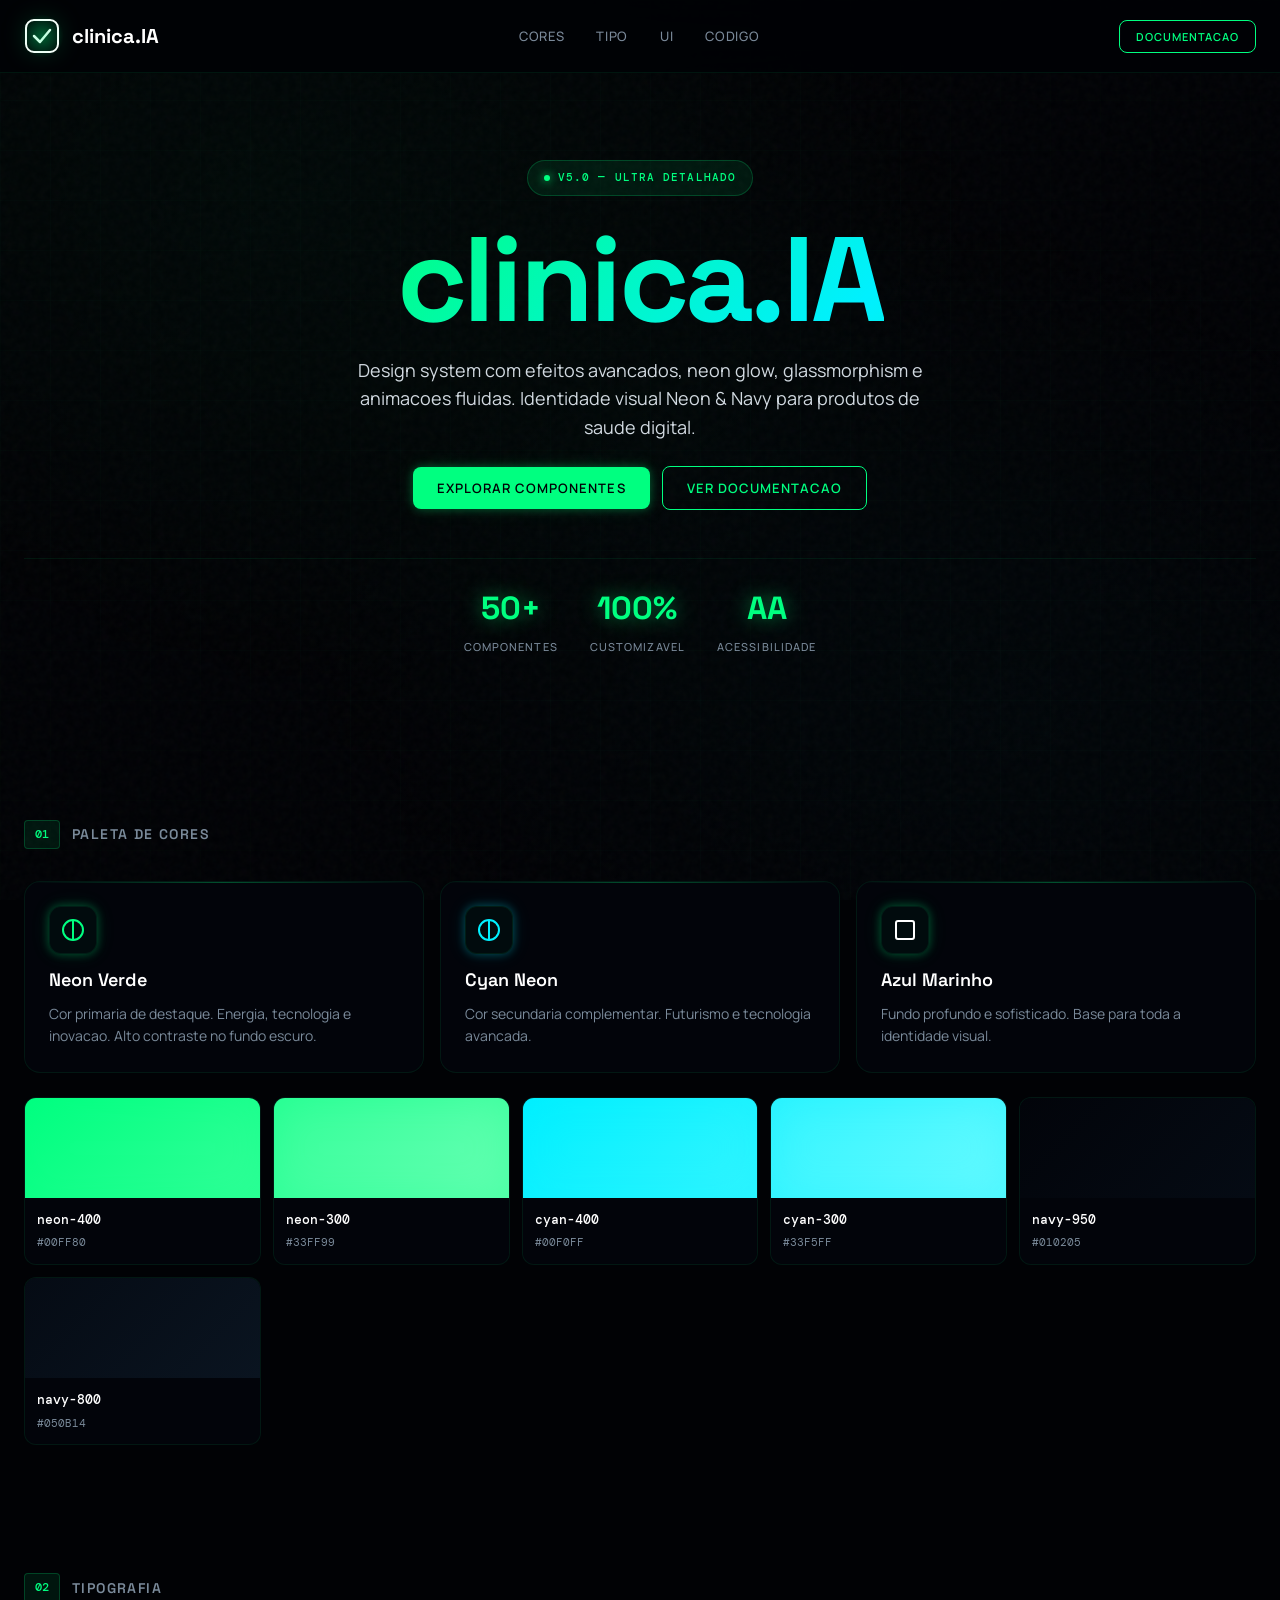
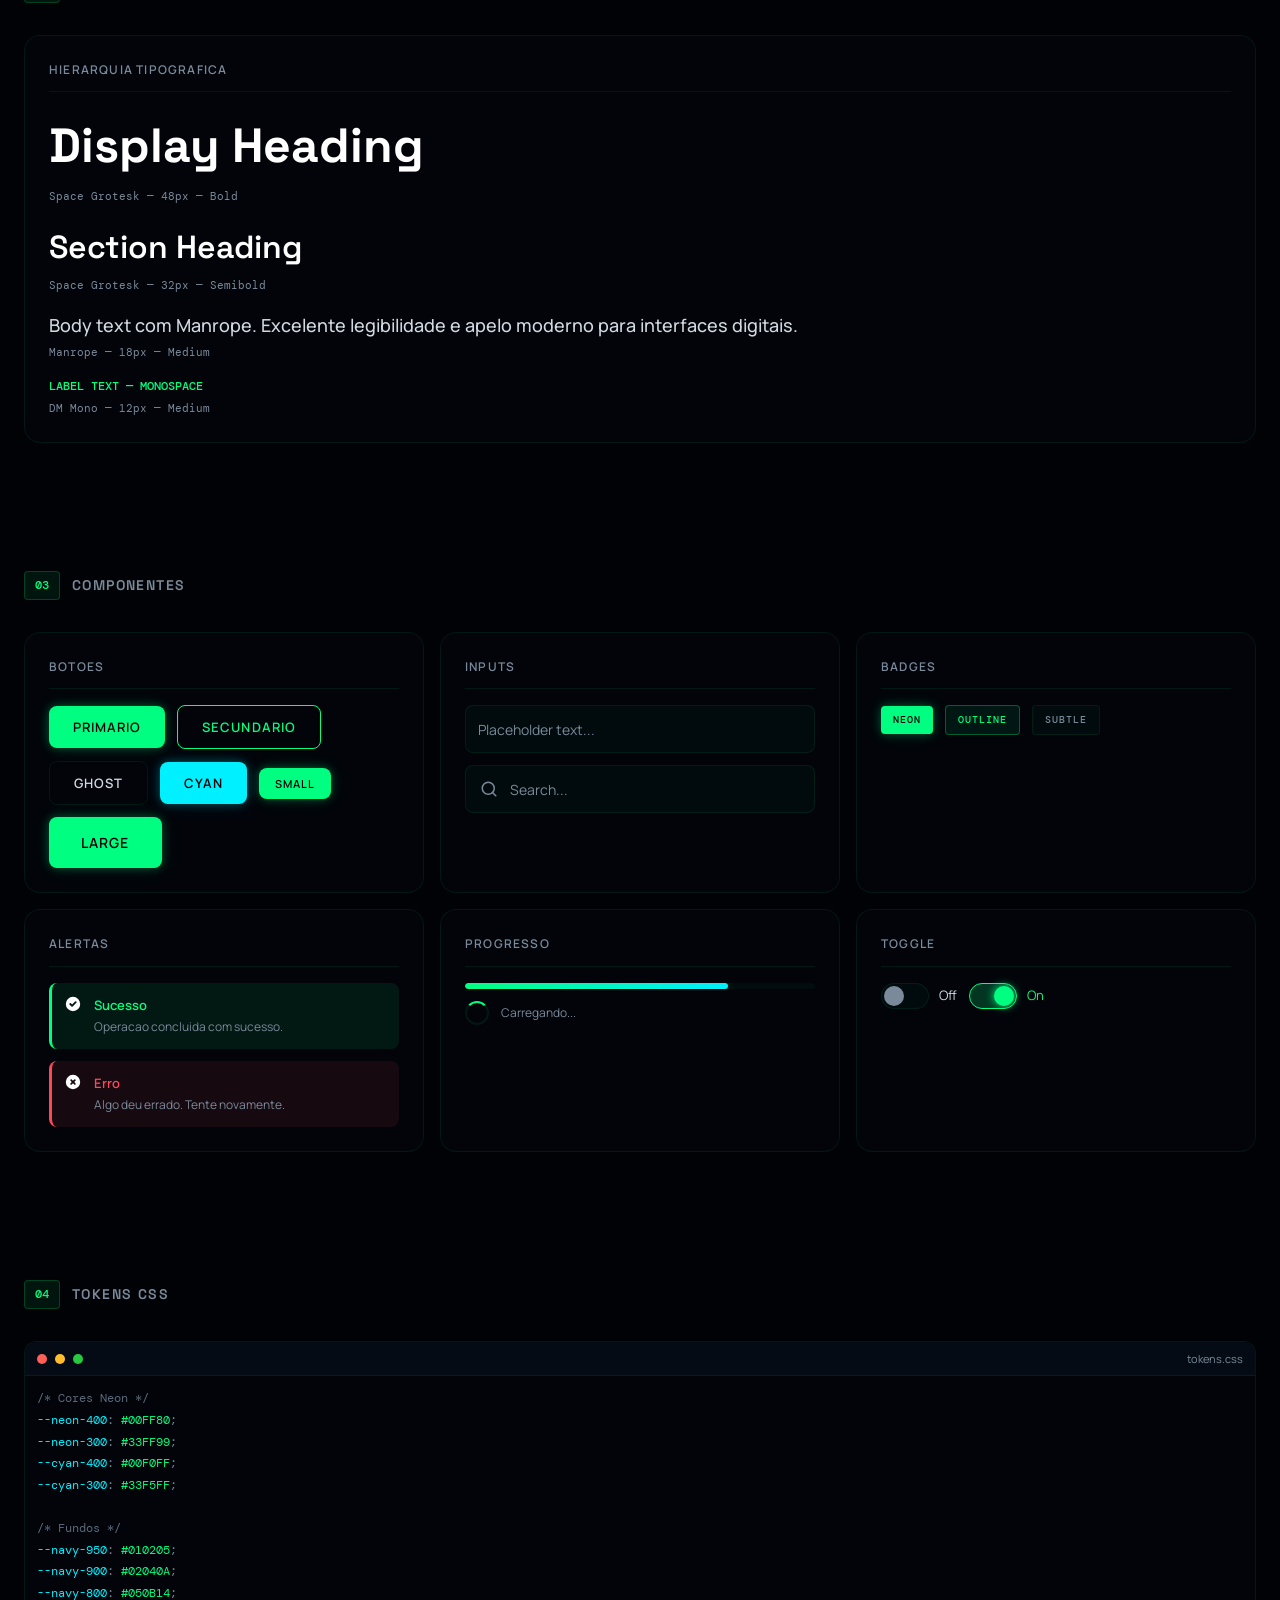
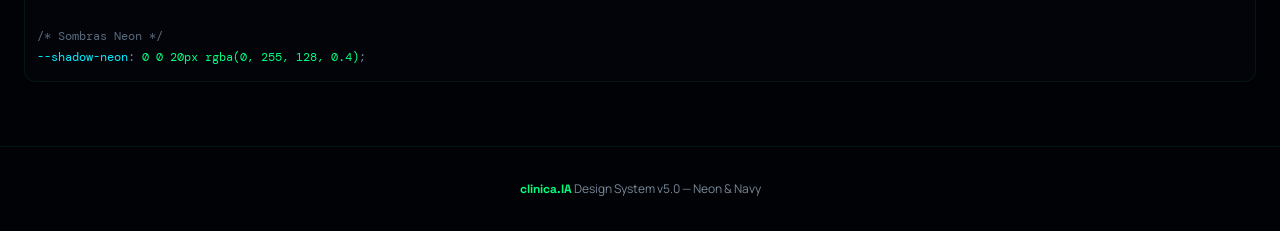
<file: design-system-clinica-ia-v5.html>
<!DOCTYPE html>
<html lang="pt-BR">
<head>
  <meta charset="UTF-8" />
  <meta name="viewport" content="width=device-width, initial-scale=1.0" />
  <title>Design System v5.0 — clinica.IA | Ultra Detalhado</title>
  
  <!-- Google Fonts -->
  <link rel="preconnect" href="https://fonts.googleapis.com">
  <link rel="preconnect" href="https://fonts.gstatic.com" crossorigin>
  <link href="https://fonts.googleapis.com/css2?family=Manrope:wght@300;400;500;600;700;800&family=Space+Grotesk:wght@300;400;500;600;700&family=DM+Mono:wght@400;500&display=swap" rel="stylesheet">
  
  <style>
    /* ==========================================================================
       DESIGN SYSTEM clinica.IA v5.0
       Ultra Detalhado - Neon & Navy com Efeitos Avancados
       ========================================================================== */

    :root {
      /* === CORE COLORS === */
      --navy-950: #010205;
      --navy-900: #02040A;
      --navy-800: #050B14;
      --navy-700: #0A1420;
      --navy-600: #0F1D2C;
      --navy-500: #142638;
      --navy-400: #1A3044;
      --navy-300: #203A50;
      
      --neon-500: #00E676;
      --neon-400: #00FF80;
      --neon-300: #33FF99;
      --neon-200: #66FFB3;
      --neon-100: #99FFCC;
      
      --cyan-500: #00E5FF;
      --cyan-400: #00F0FF;
      --cyan-300: #33F5FF;
      --cyan-200: #66FAFF;
      
      --white: #FFFFFF;
      --gray-100: #F0F4F8;
      --gray-200: #D1D9E0;
      --gray-300: #A8B4C0;
      --gray-400: #7A8A9A;
      --gray-500: #5A6A7A;
      --gray-600: #3A4A5A;
      
      /* === SEMANTIC === */
      --bg-primary: var(--navy-950);
      --bg-secondary: var(--navy-900);
      --bg-tertiary: var(--navy-800);
      --bg-glass: rgba(0, 255, 128, 0.03);
      --bg-glass-hover: rgba(0, 255, 128, 0.06);
      
      --text-primary: var(--white);
      --text-secondary: var(--gray-200);
      --text-tertiary: var(--gray-300);
      --text-muted: var(--gray-400);
      
      --accent-neon: var(--neon-400);
      --accent-cyan: var(--cyan-400);
      --accent-gradient: linear-gradient(135deg, var(--neon-400) 0%, var(--cyan-400) 100%);
      
      --border-default: rgba(0, 255, 128, 0.08);
      --border-hover: rgba(0, 255, 128, 0.15);
      --border-active: rgba(0, 255, 128, 0.25);
      
      /* === SPACING === */
      --space-1: 4px;
      --space-2: 8px;
      --space-3: 12px;
      --space-4: 16px;
      --space-5: 24px;
      --space-6: 32px;
      --space-7: 48px;
      --space-8: 64px;
      --space-9: 96px;
      --space-10: 128px;
      
      /* === TYPOGRAPHY === */
      --font-display: 'Space Grotesk', sans-serif;
      --font-body: 'Manrope', sans-serif;
      --font-mono: 'DM Mono', monospace;
      
      /* === SHADOWS === */
      --shadow-neon-sm: 0 0 10px rgba(0, 255, 128, 0.3), 0 0 20px rgba(0, 255, 128, 0.1);
      --shadow-neon-md: 0 0 20px rgba(0, 255, 128, 0.4), 0 0 40px rgba(0, 255, 128, 0.15);
      --shadow-neon-lg: 0 0 40px rgba(0, 255, 128, 0.5), 0 0 80px rgba(0, 255, 128, 0.2);
      --shadow-cyan-sm: 0 0 10px rgba(0, 240, 255, 0.3), 0 0 20px rgba(0, 240, 255, 0.1);
      --shadow-cyan-md: 0 0 20px rgba(0, 240, 255, 0.4), 0 0 40px rgba(0, 240, 255, 0.15);
      
      /* === ANIMATION === */
      --ease-out: cubic-bezier(0.16, 1, 0.3, 1);
      --ease-spring: cubic-bezier(0.34, 1.56, 0.64, 1);
      --duration-fast: 150ms;
      --duration-normal: 300ms;
      --duration-slow: 500ms;
    }

    /* === RESET === */
    *, *::before, *::after {
      box-sizing: border-box;
      margin: 0;
      padding: 0;
    }

    html {
      scroll-behavior: smooth;
      -webkit-font-smoothing: antialiased;
    }

    body {
      font-family: var(--font-body);
      font-size: 16px;
      line-height: 1.6;
      color: var(--text-primary);
      background: var(--bg-primary);
      min-height: 100vh;
      overflow-x: hidden;
    }

    /* === BACKGROUND EFFECTS === */
    .bg-grid {
      position: fixed;
      inset: 0;
      pointer-events: none;
      z-index: 0;
      opacity: 0.4;
    }

    .bg-grid::before {
      content: "";
      position: absolute;
      inset: 0;
      background-image: 
        linear-gradient(rgba(0, 255, 128, 0.03) 1px, transparent 1px),
        linear-gradient(90deg, rgba(0, 255, 128, 0.03) 1px, transparent 1px);
      background-size: 50px 50px;
    }

    .bg-grid::after {
      content: "";
      position: absolute;
      inset: 0;
      background: radial-gradient(ellipse at 20% 20%, rgba(0, 255, 128, 0.08) 0%, transparent 50%),
                  radial-gradient(ellipse at 80% 80%, rgba(0, 240, 255, 0.05) 0%, transparent 50%),
                  radial-gradient(ellipse at 50% 50%, rgba(0, 255, 128, 0.03) 0%, transparent 70%);
    }

    .noise-overlay {
      position: fixed;
      inset: 0;
      pointer-events: none;
      z-index: 1;
      opacity: 0.03;
      background-image: url("data:image/svg+xml,%3Csvg viewBox='0 0 200 200' xmlns='http://www.w3.org/2000/svg'%3E%3Cfilter id='noise'%3E%3CfeTurbulence type='fractalNoise' baseFrequency='0.65' numOctaves='3' stitchTiles='stitch'/%3E%3C/filter%3E%3Crect width='100%25' height='100%25' filter='url(%23noise)'/%3E%3C/svg%3E");
    }

    /* === CONTAINER === */
    .container {
      position: relative;
      z-index: 2;
      width: 100%;
      max-width: 1400px;
      margin: 0 auto;
      padding: 0 var(--space-5);
    }

    /* === NAVIGATION === */
    .nav {
      position: fixed;
      top: 0;
      left: 0;
      right: 0;
      z-index: 100;
      backdrop-filter: blur(20px);
      background: rgba(1, 2, 5, 0.8);
      border-bottom: 1px solid var(--border-default);
    }

    .nav__inner {
      display: flex;
      align-items: center;
      justify-content: space-between;
      height: 72px;
    }

    .nav__brand {
      display: flex;
      align-items: center;
      gap: var(--space-3);
      font-family: var(--font-display);
      font-size: 20px;
      font-weight: 700;
      color: var(--text-primary);
      text-decoration: none;
    }

    .nav__logo {
      width: 36px;
      height: 36px;
      position: relative;
    }

    .nav__logo svg {
      width: 100%;
      height: 100%;
      filter: drop-shadow(0 0 10px rgba(0, 255, 128, 0.5));
    }

    .nav__logo::after {
      content: "";
      position: absolute;
      inset: -4px;
      border-radius: 50%;
      background: radial-gradient(circle, rgba(0, 255, 128, 0.3) 0%, transparent 70%);
      animation: pulse-glow 2s ease-in-out infinite;
    }

    @keyframes pulse-glow {
      0%, 100% { opacity: 0.5; transform: scale(1); }
      50% { opacity: 1; transform: scale(1.1); }
    }

    .nav__links {
      display: flex;
      align-items: center;
      gap: var(--space-2);
    }

    .nav__link {
      position: relative;
      padding: var(--space-2) var(--space-3);
      font-size: 13px;
      font-weight: 500;
      letter-spacing: 0.05em;
      text-transform: uppercase;
      color: var(--text-muted);
      text-decoration: none;
      border-radius: 6px;
      transition: all var(--duration-fast) var(--ease-out);
      overflow: hidden;
    }

    .nav__link::before {
      content: "";
      position: absolute;
      inset: 0;
      background: linear-gradient(135deg, rgba(0, 255, 128, 0.1) 0%, transparent 100%);
      opacity: 0;
      transition: opacity var(--duration-fast);
    }

    .nav__link:hover {
      color: var(--accent-neon);
    }

    .nav__link:hover::before {
      opacity: 1;
    }

    .nav__link--active {
      color: var(--accent-neon);
      background: rgba(0, 255, 128, 0.08);
      border: 1px solid rgba(0, 255, 128, 0.2);
    }

    .nav__actions {
      display: flex;
      align-items: center;
      gap: var(--space-3);
    }

    /* === BUTTONS === */
    .btn {
      position: relative;
      display: inline-flex;
      align-items: center;
      justify-content: center;
      gap: 8px;
      padding: 12px 24px;
      font-family: var(--font-body);
      font-size: 13px;
      font-weight: 600;
      letter-spacing: 0.08em;
      text-transform: uppercase;
      color: var(--navy-950);
      background: var(--accent-neon);
      border: none;
      border-radius: 8px;
      cursor: pointer;
      overflow: hidden;
      transition: all var(--duration-normal) var(--ease-out);
      box-shadow: var(--shadow-neon-sm);
    }

    .btn::before {
      content: "";
      position: absolute;
      inset: 0;
      background: linear-gradient(135deg, transparent 0%, rgba(255,255,255,0.2) 50%, transparent 100%);
      transform: translateX(-100%);
      transition: transform var(--duration-slow);
    }

    .btn:hover {
      transform: translateY(-2px);
      box-shadow: var(--shadow-neon-md);
    }

    .btn:hover::before {
      transform: translateX(100%);
    }

    .btn:active {
      transform: translateY(0);
    }

    .btn--secondary {
      color: var(--accent-neon);
      background: transparent;
      border: 1px solid var(--accent-neon);
      box-shadow: none;
    }

    .btn--secondary:hover {
      background: rgba(0, 255, 128, 0.1);
      box-shadow: var(--shadow-neon-sm);
    }

    .btn--ghost {
      color: var(--text-secondary);
      background: transparent;
      border: 1px solid var(--border-default);
      box-shadow: none;
    }

    .btn--ghost:hover {
      color: var(--text-primary);
      border-color: var(--border-hover);
      background: var(--bg-glass);
    }

    .btn--cyan {
      background: var(--accent-cyan);
      box-shadow: var(--shadow-cyan-sm);
    }

    .btn--cyan:hover {
      box-shadow: var(--shadow-cyan-md);
    }

    .btn--sm {
      padding: 8px 16px;
      font-size: 11px;
    }

    .btn--lg {
      padding: 16px 32px;
      font-size: 14px;
    }

    /* === HERO === */
    .hero {
      position: relative;
      padding: 160px 0 100px;
      text-align: center;
      overflow: hidden;
    }

    .hero__badge {
      display: inline-flex;
      align-items: center;
      gap: 8px;
      padding: 8px 16px;
      margin-bottom: var(--space-5);
      font-family: var(--font-mono);
      font-size: 11px;
      font-weight: 500;
      letter-spacing: 0.1em;
      text-transform: uppercase;
      color: var(--accent-neon);
      background: rgba(0, 255, 128, 0.08);
      border: 1px solid rgba(0, 255, 128, 0.2);
      border-radius: 100px;
      animation: fade-in-up 0.8s var(--ease-out) forwards;
      opacity: 0;
    }

    .hero__badge-dot {
      width: 6px;
      height: 6px;
      background: var(--accent-neon);
      border-radius: 50%;
      box-shadow: 0 0 10px var(--accent-neon);
      animation: pulse 2s infinite;
    }

    @keyframes pulse {
      0%, 100% { opacity: 1; }
      50% { opacity: 0.4; }
    }

    .hero__title {
      font-family: var(--font-display);
      font-size: clamp(48px, 10vw, 120px);
      font-weight: 700;
      line-height: 1;
      letter-spacing: -0.03em;
      margin-bottom: var(--space-4);
      animation: fade-in-up 0.8s var(--ease-out) 0.1s forwards;
      opacity: 0;
    }

    .hero__title-gradient {
      background: linear-gradient(135deg, var(--accent-neon) 0%, var(--accent-cyan) 50%, var(--accent-neon) 100%);
      background-size: 200% auto;
      -webkit-background-clip: text;
      -webkit-text-fill-color: transparent;
      background-clip: text;
      animation: gradient-shift 5s linear infinite;
    }

    @keyframes gradient-shift {
      0% { background-position: 0% center; }
      100% { background-position: 200% center; }
    }

    .hero__subtitle {
      font-size: 18px;
      color: var(--text-secondary);
      max-width: 600px;
      margin: 0 auto var(--space-5);
      animation: fade-in-up 0.8s var(--ease-out) 0.2s forwards;
      opacity: 0;
    }

    .hero__actions {
      display: flex;
      align-items: center;
      justify-content: center;
      gap: var(--space-3);
      animation: fade-in-up 0.8s var(--ease-out) 0.3s forwards;
      opacity: 0;
    }

    .hero__stats {
      display: flex;
      align-items: center;
      justify-content: center;
      gap: var(--space-6);
      margin-top: var(--space-7);
      padding-top: var(--space-5);
      border-top: 1px solid var(--border-default);
      animation: fade-in-up 0.8s var(--ease-out) 0.4s forwards;
      opacity: 0;
    }

    .hero__stat {
      text-align: center;
    }

    .hero__stat-value {
      font-family: var(--font-display);
      font-size: 32px;
      font-weight: 700;
      color: var(--accent-neon);
      text-shadow: 0 0 20px rgba(0, 255, 128, 0.5);
    }

    .hero__stat-label {
      font-size: 11px;
      font-weight: 500;
      letter-spacing: 0.1em;
      text-transform: uppercase;
      color: var(--text-muted);
      margin-top: 4px;
    }

    @keyframes fade-in-up {
      from {
        opacity: 0;
        transform: translateY(30px);
      }
      to {
        opacity: 1;
        transform: translateY(0);
      }
    }

    /* === SECTION === */
    .section {
      padding: var(--space-8) 0;
      position: relative;
    }

    .section__header {
      display: flex;
      align-items: center;
      gap: var(--space-3);
      margin-bottom: var(--space-6);
    }

    .section__number {
      font-family: var(--font-mono);
      font-size: 12px;
      font-weight: 500;
      color: var(--accent-neon);
      padding: 4px 10px;
      background: rgba(0, 255, 128, 0.08);
      border: 1px solid rgba(0, 255, 128, 0.2);
      border-radius: 4px;
    }

    .section__title {
      font-family: var(--font-display);
      font-size: 14px;
      font-weight: 600;
      letter-spacing: 0.1em;
      text-transform: uppercase;
      color: var(--text-muted);
    }

    /* === CARDS === */
    .card-grid {
      display: grid;
      grid-template-columns: repeat(auto-fit, minmax(300px, 1fr));
      gap: var(--space-4);
    }

    .card {
      position: relative;
      background: var(--bg-secondary);
      border: 1px solid var(--border-default);
      border-radius: 16px;
      overflow: hidden;
      transition: all var(--duration-normal) var(--ease-out);
    }

    .card::before {
      content: "";
      position: absolute;
      inset: 0;
      background: linear-gradient(135deg, rgba(0, 255, 128, 0.05) 0%, transparent 50%);
      opacity: 0;
      transition: opacity var(--duration-normal);
    }

    .card::after {
      content: "";
      position: absolute;
      top: 0;
      left: 0;
      right: 0;
      height: 1px;
      background: linear-gradient(90deg, transparent 0%, rgba(0, 255, 128, 0.3) 50%, transparent 100%);
    }

    .card:hover {
      border-color: var(--border-hover);
      transform: translateY(-4px);
      box-shadow: 0 20px 40px rgba(0, 0, 0, 0.3), var(--shadow-neon-sm);
    }

    .card:hover::before {
      opacity: 1;
    }

    .card__body {
      position: relative;
      z-index: 1;
      padding: var(--space-5);
    }

    .card__icon {
      width: 48px;
      height: 48px;
      display: flex;
      align-items: center;
      justify-content: center;
      margin-bottom: var(--space-3);
      background: var(--bg-glass);
      border: 1px solid var(--border-default);
      border-radius: 12px;
      color: var(--accent-neon);
      box-shadow: var(--shadow-neon-sm);
    }

    .card__title {
      font-family: var(--font-display);
      font-size: 18px;
      font-weight: 600;
      margin-bottom: var(--space-2);
    }

    .card__text {
      font-size: 14px;
      color: var(--text-muted);
      line-height: 1.6;
    }

    /* === COLOR SWATCHES === */
    .color-grid {
      display: grid;
      grid-template-columns: repeat(auto-fill, minmax(200px, 1fr));
      gap: var(--space-3);
    }

    .color-swatch {
      position: relative;
      background: var(--bg-secondary);
      border: 1px solid var(--border-default);
      border-radius: 12px;
      overflow: hidden;
      transition: all var(--duration-normal);
    }

    .color-swatch:hover {
      border-color: var(--border-hover);
      transform: scale(1.02);
    }

    .color-swatch__preview {
      height: 100px;
      position: relative;
    }

    .color-swatch__preview--neon {
      background: linear-gradient(135deg, var(--neon-400) 0%, var(--neon-300) 100%);
      box-shadow: inset 0 0 40px rgba(0, 255, 128, 0.3);
    }

    .color-swatch__preview--cyan {
      background: linear-gradient(135deg, var(--cyan-400) 0%, var(--cyan-300) 100%);
      box-shadow: inset 0 0 40px rgba(0, 240, 255, 0.3);
    }

    .color-swatch__preview--navy {
      background: linear-gradient(135deg, var(--navy-900) 0%, var(--navy-800) 100%);
    }

    .color-swatch__glow {
      position: absolute;
      inset: 0;
      opacity: 0;
      transition: opacity var(--duration-normal);
    }

    .color-swatch:hover .color-swatch__glow {
      opacity: 1;
    }

    .color-swatch__glow--neon {
      background: radial-gradient(circle at center, rgba(0, 255, 128, 0.4) 0%, transparent 70%);
    }

    .color-swatch__glow--cyan {
      background: radial-gradient(circle at center, rgba(0, 240, 255, 0.4) 0%, transparent 70%);
    }

    .color-swatch__info {
      padding: var(--space-3);
    }

    .color-swatch__name {
      font-family: var(--font-mono);
      font-size: 13px;
      font-weight: 500;
      color: var(--text-primary);
      margin-bottom: 4px;
    }

    .color-swatch__value {
      font-family: var(--font-mono);
      font-size: 11px;
      color: var(--text-muted);
    }

    /* === COMPONENT SHOWCASE === */
    .showcase {
      background: var(--bg-secondary);
      border: 1px solid var(--border-default);
      border-radius: 16px;
      padding: var(--space-5);
    }

    .showcase__header {
      display: flex;
      align-items: center;
      justify-content: space-between;
      margin-bottom: var(--space-4);
      padding-bottom: var(--space-3);
      border-bottom: 1px solid var(--border-default);
    }

    .showcase__title {
      font-size: 12px;
      font-weight: 600;
      letter-spacing: 0.1em;
      text-transform: uppercase;
      color: var(--text-muted);
    }

    .showcase__content {
      display: flex;
      flex-wrap: wrap;
      gap: var(--space-3);
      align-items: center;
    }

    /* === INPUTS === */
    .input-group {
      display: flex;
      flex-direction: column;
      gap: var(--space-2);
    }

    .input {
      width: 100%;
      height: 48px;
      padding: 0 var(--space-3);
      font-family: var(--font-body);
      font-size: 14px;
      color: var(--text-primary);
      background: var(--bg-glass);
      border: 1px solid var(--border-default);
      border-radius: 8px;
      transition: all var(--duration-fast);
    }

    .input::placeholder {
      color: var(--text-muted);
    }

    .input:hover {
      border-color: var(--border-hover);
      background: var(--bg-glass-hover);
    }

    .input:focus {
      outline: none;
      border-color: var(--accent-neon);
      box-shadow: var(--shadow-neon-sm);
      background: var(--bg-tertiary);
    }

    .input--with-icon {
      padding-left: 44px;
      background-image: url("data:image/svg+xml,%3Csvg xmlns='http://www.w3.org/2000/svg' width='18' height='18' viewBox='0 0 24 24' fill='none' stroke='%237A8A9A' stroke-width='2' stroke-linecap='round' stroke-linejoin='round'%3E%3Ccircle cx='11' cy='11' r='8'/%3E%3Cpath d='m21 21-4.35-4.35'/%3E%3C/svg%3E");
      background-repeat: no-repeat;
      background-position: 14px center;
    }

    /* === BADGES === */
    .badge {
      display: inline-flex;
      align-items: center;
      gap: 6px;
      padding: 6px 12px;
      font-family: var(--font-mono);
      font-size: 10px;
      font-weight: 500;
      letter-spacing: 0.1em;
      text-transform: uppercase;
      border-radius: 4px;
    }

    .badge--neon {
      color: var(--navy-950);
      background: var(--accent-neon);
      box-shadow: var(--shadow-neon-sm);
    }

    .badge--outline {
      color: var(--accent-neon);
      background: rgba(0, 255, 128, 0.08);
      border: 1px solid rgba(0, 255, 128, 0.3);
    }

    .badge--subtle {
      color: var(--text-muted);
      background: var(--bg-glass);
      border: 1px solid var(--border-default);
    }

    /* === ALERTS === */
    .alert {
      display: flex;
      align-items: flex-start;
      gap: var(--space-3);
      padding: var(--space-3);
      border-radius: 8px;
      border-left: 3px solid;
    }

    .alert--success {
      background: rgba(0, 255, 128, 0.08);
      border-color: var(--accent-neon);
    }

    .alert--error {
      background: rgba(255, 71, 87, 0.08);
      border-color: #FF4757;
    }

    .alert__icon {
      flex-shrink: 0;
      width: 18px;
      height: 18px;
    }

    .alert__content {
      flex: 1;
    }

    .alert__title {
      font-size: 13px;
      font-weight: 600;
      margin-bottom: 2px;
    }

    .alert__text {
      font-size: 12px;
      color: var(--text-muted);
    }

    /* === PROGRESS === */
    .progress {
      width: 100%;
      height: 6px;
      background: var(--bg-glass);
      border-radius: 3px;
      overflow: hidden;
    }

    .progress__bar {
      height: 100%;
      background: linear-gradient(90deg, var(--accent-neon) 0%, var(--accent-cyan) 100%);
      border-radius: 3px;
      box-shadow: var(--shadow-neon-sm);
      transition: width 1s var(--ease-spring);
    }

    /* === SPINNER === */
    .spinner {
      width: 24px;
      height: 24px;
      border: 2px solid var(--border-default);
      border-top-color: var(--accent-neon);
      border-radius: 50%;
      animation: spin 1s linear infinite;
    }

    @keyframes spin {
      to { transform: rotate(360deg); }
    }

    /* === TOGGLE === */
    .toggle {
      position: relative;
      display: inline-flex;
      align-items: center;
      gap: 10px;
      cursor: pointer;
    }

    .toggle__input {
      position: absolute;
      opacity: 0;
      width: 0;
      height: 0;
    }

    .toggle__track {
      position: relative;
      width: 48px;
      height: 26px;
      background: var(--bg-glass);
      border: 1px solid var(--border-default);
      border-radius: 13px;
      transition: all var(--duration-normal);
    }

    .toggle__thumb {
      position: absolute;
      top: 2px;
      left: 2px;
      width: 20px;
      height: 20px;
      background: var(--text-muted);
      border-radius: 50%;
      transition: all var(--duration-normal) var(--ease-spring);
    }

    .toggle__input:checked + .toggle__track {
      background: rgba(0, 255, 128, 0.2);
      border-color: var(--accent-neon);
    }

    .toggle__input:checked + .toggle__track .toggle__thumb {
      transform: translateX(22px);
      background: var(--accent-neon);
      box-shadow: 0 0 10px var(--accent-neon);
    }

    /* === CODE BLOCK === */
    .code-block {
      background: var(--navy-900);
      border: 1px solid var(--border-default);
      border-radius: 12px;
      overflow: hidden;
    }

    .code-block__header {
      display: flex;
      align-items: center;
      gap: var(--space-2);
      padding: var(--space-2) var(--space-3);
      background: var(--navy-800);
      border-bottom: 1px solid var(--border-default);
    }

    .code-block__dot {
      width: 10px;
      height: 10px;
      border-radius: 50%;
    }

    .code-block__dot--red { background: #FF5F56; }
    .code-block__dot--yellow { background: #FFBD2E; }
    .code-block__dot--green { background: #27C93F; }

    .code-block__content {
      padding: var(--space-3);
      font-family: var(--font-mono);
      font-size: 12px;
      line-height: 1.8;
      color: var(--text-secondary);
      overflow-x: auto;
    }

    .code-block__content .token--comment { color: var(--gray-500); }
    .code-block__content .token--property { color: var(--accent-cyan); }
    .code-block__content .token--value { color: var(--accent-neon); }
    .code-block__content .token--punctuation { color: var(--gray-400); }

    /* === FOOTER === */
    .footer {
      padding: var(--space-6) 0;
      border-top: 1px solid var(--border-default);
      text-align: center;
    }

    .footer__text {
      font-size: 12px;
      color: var(--text-muted);
    }

    .footer__brand {
      font-family: var(--font-display);
      font-weight: 700;
      color: var(--accent-neon);
    }

    /* === SCROLLBAR === */
    ::-webkit-scrollbar {
      width: 8px;
      height: 8px;
    }

    ::-webkit-scrollbar-track {
      background: var(--bg-secondary);
    }

    ::-webkit-scrollbar-thumb {
      background: var(--border-default);
      border-radius: 4px;
    }

    ::-webkit-scrollbar-thumb:hover {
      background: var(--border-hover);
    }

    /* === SELECTION === */
    ::selection {
      background: rgba(0, 255, 128, 0.3);
      color: var(--white);
    }
  </style>
</head>
<body>
  <!-- Background Effects -->
  <div class="bg-grid"></div>
  <div class="noise-overlay"></div>

  <!-- Navigation -->
  <nav class="nav">
    <div class="container nav__inner">
      <a href="#" class="nav__brand">
        <div class="nav__logo">
          <svg viewBox="0 0 36 36" fill="none">
            <rect x="2" y="2" width="32" height="32" rx="8" stroke="currentColor" stroke-width="2" fill="none"/>
            <path d="M10 18L16 24L26 12" stroke="currentColor" stroke-width="2.5" stroke-linecap="round" stroke-linejoin="round"/>
          </svg>
        </div>
        clinica.IA
      </a>
      <div class="nav__links">
        <a href="#cores" class="nav__link">Cores</a>
        <a href="#tipografia" class="nav__link">Tipo</a>
        <a href="#componentes" class="nav__link">UI</a>
        <a href="#codigo" class="nav__link">Codigo</a>
      </div>
      <div class="nav__actions">
        <button class="btn btn--sm btn--secondary">Documentacao</button>
      </div>
    </div>
  </nav>

  <!-- Hero -->
  <header class="hero">
    <div class="container">
      <div class="hero__badge">
        <span class="hero__badge-dot"></span>
        v5.0 — Ultra Detalhado
      </div>
      <h1 class="hero__title">
        <span class="hero__title-gradient">clinica.IA</span>
      </h1>
      <p class="hero__subtitle">
        Design system com efeitos avancados, neon glow, glassmorphism e animacoes fluidas. 
        Identidade visual Neon & Navy para produtos de saude digital.
      </p>
      <div class="hero__actions">
        <button class="btn">Explorar Componentes</button>
        <button class="btn btn--secondary">Ver Documentacao</button>
      </div>
      <div class="hero__stats">
        <div class="hero__stat">
          <div class="hero__stat-value">50+</div>
          <div class="hero__stat-label">Componentes</div>
        </div>
        <div class="hero__stat">
          <div class="hero__stat-value">100%</div>
          <div class="hero__stat-label">Customizavel</div>
        </div>
        <div class="hero__stat">
          <div class="hero__stat-value">AA</div>
          <div class="hero__stat-label">Acessibilidade</div>
        </div>
      </div>
    </div>
  </header>

  <main class="container">
    <!-- Colors Section -->
    <section class="section" id="cores">
      <div class="section__header">
        <span class="section__number">01</span>
        <h2 class="section__title">Paleta de Cores</h2>
      </div>
      
      <div class="card-grid">
        <div class="card">
          <div class="card__body">
            <div class="card__icon">
              <svg width="24" height="24" viewBox="0 0 24 24" fill="none" stroke="currentColor" stroke-width="2">
                <circle cx="12" cy="12" r="10"/>
                <path d="M12 2v20"/>
              </svg>
            </div>
            <h3 class="card__title">Neon Verde</h3>
            <p class="card__text">Cor primaria de destaque. Energia, tecnologia e inovacao. Alto contraste no fundo escuro.</p>
          </div>
        </div>
        <div class="card">
          <div class="card__body">
            <div class="card__icon" style="color: var(--accent-cyan); box-shadow: var(--shadow-cyan-sm);">
              <svg width="24" height="24" viewBox="0 0 24 24" fill="none" stroke="currentColor" stroke-width="2">
                <circle cx="12" cy="12" r="10"/>
                <path d="M12 2v20"/>
              </svg>
            </div>
            <h3 class="card__title">Cyan Neon</h3>
            <p class="card__text">Cor secundaria complementar. Futurismo e tecnologia avancada.</p>
          </div>
        </div>
        <div class="card">
          <div class="card__body">
            <div class="card__icon" style="color: var(--text-primary);">
              <svg width="24" height="24" viewBox="0 0 24 24" fill="none" stroke="currentColor" stroke-width="2">
                <rect x="3" y="3" width="18" height="18" rx="2"/>
              </svg>
            </div>
            <h3 class="card__title">Azul Marinho</h3>
            <p class="card__text">Fundo profundo e sofisticado. Base para toda a identidade visual.</p>
          </div>
        </div>
      </div>

      <div class="color-grid" style="margin-top: var(--space-5);">
        <div class="color-swatch">
          <div class="color-swatch__preview color-swatch__preview--neon">
            <div class="color-swatch__glow color-swatch__glow--neon"></div>
          </div>
          <div class="color-swatch__info">
            <div class="color-swatch__name">neon-400</div>
            <div class="color-swatch__value">#00FF80</div>
          </div>
        </div>
        <div class="color-swatch">
          <div class="color-swatch__preview color-swatch__preview--neon" style="background: linear-gradient(135deg, var(--neon-300) 0%, var(--neon-200) 100%);">
            <div class="color-swatch__glow color-swatch__glow--neon"></div>
          </div>
          <div class="color-swatch__info">
            <div class="color-swatch__name">neon-300</div>
            <div class="color-swatch__value">#33FF99</div>
          </div>
        </div>
        <div class="color-swatch">
          <div class="color-swatch__preview color-swatch__preview--cyan">
            <div class="color-swatch__glow color-swatch__glow--cyan"></div>
          </div>
          <div class="color-swatch__info">
            <div class="color-swatch__name">cyan-400</div>
            <div class="color-swatch__value">#00F0FF</div>
          </div>
        </div>
        <div class="color-swatch">
          <div class="color-swatch__preview color-swatch__preview--cyan" style="background: linear-gradient(135deg, var(--cyan-300) 0%, var(--cyan-200) 100%);">
            <div class="color-swatch__glow color-swatch__glow--cyan"></div>
          </div>
          <div class="color-swatch__info">
            <div class="color-swatch__name">cyan-300</div>
            <div class="color-swatch__value">#33F5FF</div>
          </div>
        </div>
        <div class="color-swatch">
          <div class="color-swatch__preview color-swatch__preview--navy"></div>
          <div class="color-swatch__info">
            <div class="color-swatch__name">navy-950</div>
            <div class="color-swatch__value">#010205</div>
          </div>
        </div>
        <div class="color-swatch">
          <div class="color-swatch__preview color-swatch__preview--navy" style="background: linear-gradient(135deg, var(--navy-800) 0%, var(--navy-700) 100%);"></div>
          <div class="color-swatch__info">
            <div class="color-swatch__name">navy-800</div>
            <div class="color-swatch__value">#050B14</div>
          </div>
        </div>
      </div>
    </section>

    <!-- Typography Section -->
    <section class="section" id="tipografia">
      <div class="section__header">
        <span class="section__number">02</span>
        <h2 class="section__title">Tipografia</h2>
      </div>

      <div class="showcase">
        <div class="showcase__header">
          <span class="showcase__title">Hierarquia Tipografica</span>
        </div>
        <div style="display: flex; flex-direction: column; gap: var(--space-4);">
          <div>
            <div style="font-family: var(--font-display); font-size: 48px; font-weight: 700; color: var(--text-primary); margin-bottom: 4px;">
              Display Heading
            </div>
            <div style="font-family: var(--font-mono); font-size: 11px; color: var(--text-muted);">
              Space Grotesk — 48px — Bold
            </div>
          </div>
          <div>
            <div style="font-family: var(--font-display); font-size: 32px; font-weight: 600; color: var(--text-primary); margin-bottom: 4px;">
              Section Heading
            </div>
            <div style="font-family: var(--font-mono); font-size: 11px; color: var(--text-muted);">
              Space Grotesk — 32px — Semibold
            </div>
          </div>
          <div>
            <div style="font-family: var(--font-body); font-size: 18px; font-weight: 500; color: var(--text-secondary); margin-bottom: 4px;">
              Body text com Manrope. Excelente legibilidade e apelo moderno para interfaces digitais.
            </div>
            <div style="font-family: var(--font-mono); font-size: 11px; color: var(--text-muted);">
              Manrope — 18px — Medium
            </div>
          </div>
          <div>
            <div style="font-family: var(--font-mono); font-size: 12px; font-weight: 500; color: var(--accent-neon); margin-bottom: 4px;">
              LABEL TEXT — MONOSPACE
            </div>
            <div style="font-family: var(--font-mono); font-size: 11px; color: var(--text-muted);">
              DM Mono — 12px — Medium
            </div>
          </div>
        </div>
      </div>
    </section>

    <!-- Components Section -->
    <section class="section" id="componentes">
      <div class="section__header">
        <span class="section__number">03</span>
        <h2 class="section__title">Componentes</h2>
      </div>

      <div class="card-grid">
        <!-- Buttons -->
        <div class="showcase">
          <div class="showcase__header">
            <span class="showcase__title">Botoes</span>
          </div>
          <div class="showcase__content">
            <button class="btn">Primario</button>
            <button class="btn btn--secondary">Secundario</button>
            <button class="btn btn--ghost">Ghost</button>
            <button class="btn btn--cyan">Cyan</button>
            <button class="btn btn--sm">Small</button>
            <button class="btn btn--lg">Large</button>
          </div>
        </div>

        <!-- Inputs -->
        <div class="showcase">
          <div class="showcase__header">
            <span class="showcase__title">Inputs</span>
          </div>
          <div class="showcase__content" style="flex-direction: column; align-items: stretch;">
            <input type="text" class="input" placeholder="Placeholder text...">
            <input type="text" class="input input--with-icon" placeholder="Search...">
          </div>
        </div>

        <!-- Badges -->
        <div class="showcase">
          <div class="showcase__header">
            <span class="showcase__title">Badges</span>
          </div>
          <div class="showcase__content">
            <span class="badge badge--neon">NEON</span>
            <span class="badge badge--outline">OUTLINE</span>
            <span class="badge badge--subtle">SUBTLE</span>
          </div>
        </div>

        <!-- Alerts -->
        <div class="showcase">
          <div class="showcase__header">
            <span class="showcase__title">Alertas</span>
          </div>
          <div class="showcase__content" style="flex-direction: column; align-items: stretch;">
            <div class="alert alert--success">
              <svg class="alert__icon" viewBox="0 0 20 20" fill="currentColor">
                <path fill-rule="evenodd" d="M10 18a8 8 0 100-16 8 8 0 000 16zm3.707-9.293a1 1 0 00-1.414-1.414L9 10.586 7.707 9.293a1 1 0 00-1.414 1.414l2 2a1 1 0 001.414 0l4-4z"/>
              </svg>
              <div class="alert__content">
                <div class="alert__title" style="color: var(--accent-neon);">Sucesso</div>
                <div class="alert__text">Operacao concluida com sucesso.</div>
              </div>
            </div>
            <div class="alert alert--error">
              <svg class="alert__icon" viewBox="0 0 20 20" fill="currentColor">
                <path fill-rule="evenodd" d="M10 18a8 8 0 100-16 8 8 0 000 16zM8.707 7.293a1 1 0 00-1.414 1.414L8.586 10l-1.293 1.293a1 1 0 101.414 1.414L10 11.414l1.293 1.293a1 1 0 001.414-1.414L11.414 10l1.293-1.293a1 1 0 00-1.414-1.414L10 8.586 8.707 7.293z"/>
              </svg>
              <div class="alert__content">
                <div class="alert__title" style="color: #FF4757;">Erro</div>
                <div class="alert__text">Algo deu errado. Tente novamente.</div>
              </div>
            </div>
          </div>
        </div>

        <!-- Progress -->
        <div class="showcase">
          <div class="showcase__header">
            <span class="showcase__title">Progresso</span>
          </div>
          <div class="showcase__content" style="flex-direction: column; align-items: stretch; gap: var(--space-3);">
            <div class="progress">
              <div class="progress__bar" style="width: 75%;"></div>
            </div>
            <div style="display: flex; align-items: center; gap: var(--space-3);">
              <div class="spinner"></div>
              <span style="font-size: 12px; color: var(--text-muted);">Carregando...</span>
            </div>
          </div>
        </div>

        <!-- Toggle -->
        <div class="showcase">
          <div class="showcase__header">
            <span class="showcase__title">Toggle</span>
          </div>
          <div class="showcase__content">
            <label class="toggle">
              <input type="checkbox" class="toggle__input">
              <div class="toggle__track">
                <div class="toggle__thumb"></div>
              </div>
              <span style="font-size: 13px; color: var(--text-secondary);">Off</span>
            </label>
            <label class="toggle">
              <input type="checkbox" class="toggle__input" checked>
              <div class="toggle__track">
                <div class="toggle__thumb"></div>
              </div>
              <span style="font-size: 13px; color: var(--accent-neon);">On</span>
            </label>
          </div>
        </div>
      </div>
    </section>

    <!-- Code Section -->
    <section class="section" id="codigo">
      <div class="section__header">
        <span class="section__number">04</span>
        <h2 class="section__title">Tokens CSS</h2>
      </div>

      <div class="code-block">
        <div class="code-block__header">
          <span class="code-block__dot code-block__dot--red"></span>
          <span class="code-block__dot code-block__dot--yellow"></span>
          <span class="code-block__dot code-block__dot--green"></span>
          <span style="margin-left: auto; font-size: 11px; color: var(--text-muted);">tokens.css</span>
        </div>
        <div class="code-block__content">
          <div><span class="token--comment">/* Cores Neon */</span></div>
          <div><span class="token--property">--neon-400</span><span class="token--punctuation">:</span> <span class="token--value">#00FF80</span><span class="token--punctuation">;</span></div>
          <div><span class="token--property">--neon-300</span><span class="token--punctuation">:</span> <span class="token--value">#33FF99</span><span class="token--punctuation">;</span></div>
          <div><span class="token--property">--cyan-400</span><span class="token--punctuation">:</span> <span class="token--value">#00F0FF</span><span class="token--punctuation">;</span></div>
          <div><span class="token--property">--cyan-300</span><span class="token--punctuation">:</span> <span class="token--value">#33F5FF</span><span class="token--punctuation">;</span></div>
          <div>&nbsp;</div>
          <div><span class="token--comment">/* Fundos */</span></div>
          <div><span class="token--property">--navy-950</span><span class="token--punctuation">:</span> <span class="token--value">#010205</span><span class="token--punctuation">;</span></div>
          <div><span class="token--property">--navy-900</span><span class="token--punctuation">:</span> <span class="token--value">#02040A</span><span class="token--punctuation">;</span></div>
          <div><span class="token--property">--navy-800</span><span class="token--punctuation">:</span> <span class="token--value">#050B14</span><span class="token--punctuation">;</span></div>
          <div>&nbsp;</div>
          <div><span class="token--comment">/* Sombras Neon */</span></div>
          <div><span class="token--property">--shadow-neon</span><span class="token--punctuation">:</span> <span class="token--value">0 0 20px rgba(0, 255, 128, 0.4)</span><span class="token--punctuation">;</span></div>
        </div>
      </div>
    </section>
  </main>

  <!-- Footer -->
  <footer class="footer">
    <div class="container">
      <p class="footer__text">
        <span class="footer__brand">clinica.IA</span> Design System v5.0 — Neon & Navy
      </p>
    </div>
  </footer>
</body>
</html>
</file>
<file: styles.css>
/* ============================================
   MENTORIA CLÍNICA COM IA 1:1
   Design System clinica.IA v5.0 — Neon & Navy
   ============================================ */

/* ---- Google Fonts ---- */
@import url('https://fonts.googleapis.com/css2?family=Manrope:wght@300;400;500;600;700;800&family=Space+Grotesk:wght@300;400;500;600;700&family=DM+Mono:wght@400;500&display=swap');

/* ---- Variáveis do Design System ---- */
:root {
  /* Cores */
  --navy-950: #010205;
  --navy-900: #02040A;
  --navy-800: #050B14;
  --navy-700: #0A1420;
  --navy-600: #0F1D2C;
  --navy-500: #142638;
  --navy-400: #1A3044;
  --navy-300: #203A50;

  --neon-500: #00E676;
  --neon-400: #00FF80;
  --neon-300: #33FF99;
  --neon-200: #66FFB3;
  --neon-100: #99FFCC;

  --cyan-500: #00E5FF;
  --cyan-400: #00F0FF;
  --cyan-300: #33F5FF;
  --cyan-200: #66FAFF;

  --white: #FFFFFF;
  --gray-100: #F0F4F8;
  --gray-200: #D1D9E0;
  --gray-300: #A8B4C0;
  --gray-400: #7A8A9A;
  --gray-500: #5A6A7A;
  --gray-600: #3A4A5A;

  /* Semântico */
  --bg-primary: var(--navy-950);
  --bg-secondary: var(--navy-900);
  --bg-tertiary: var(--navy-800);
  --bg-glass: rgba(0, 255, 128, 0.03);
  --bg-glass-hover: rgba(0, 255, 128, 0.06);

  --text-primary: var(--white);
  --text-secondary: var(--gray-200);
  --text-tertiary: var(--gray-300);
  --text-muted: var(--gray-400);

  --accent-neon: var(--neon-400);
  --accent-cyan: var(--cyan-400);
  --accent-gradient: linear-gradient(135deg, var(--neon-400) 0%, var(--cyan-400) 100%);

  --border-default: rgba(0, 255, 128, 0.08);
  --border-hover: rgba(0, 255, 128, 0.15);
  --border-active: rgba(0, 255, 128, 0.25);

  /* Tipografia */
  --font-display: 'Space Grotesk', sans-serif;
  --font-body: 'Manrope', sans-serif;
  --font-mono: 'DM Mono', monospace;

  /* Espaçamento */
  --space-1: 4px;
  --space-2: 8px;
  --space-3: 12px;
  --space-4: 16px;
  --space-5: 24px;
  --space-6: 32px;
  --space-7: 48px;
  --space-8: 64px;

  /* Sombras */
  --shadow-neon-sm: 0 0 10px rgba(0, 255, 128, 0.3), 0 0 20px rgba(0, 255, 128, 0.1);
  --shadow-neon-md: 0 0 20px rgba(0, 255, 128, 0.4), 0 0 40px rgba(0, 255, 128, 0.15);
  --shadow-neon-lg: 0 0 40px rgba(0, 255, 128, 0.5), 0 0 80px rgba(0, 255, 128, 0.2);
  --shadow-cyan-sm: 0 0 10px rgba(0, 240, 255, 0.3), 0 0 20px rgba(0, 240, 255, 0.1);
  --shadow-cyan-md: 0 0 20px rgba(0, 240, 255, 0.4), 0 0 40px rgba(0, 240, 255, 0.15);

  /* Animação */
  --ease-out: cubic-bezier(0.16, 1, 0.3, 1);
  --ease-spring: cubic-bezier(0.34, 1.56, 0.64, 1);
  --duration-fast: 150ms;
  --duration-normal: 300ms;
  --duration-slow: 500ms;

  /* Layout */
  --sidebar-width: 280px;
  --radius: 12px;
  --radius-sm: 8px;
}

/* ---- Reset ---- */
*, *::before, *::after {
  box-sizing: border-box;
  margin: 0;
  padding: 0;
}

html {
  scroll-behavior: smooth;
  -webkit-font-smoothing: antialiased;
}

body {
  font-family: var(--font-body);
  font-size: 16px;
  line-height: 1.6;
  color: var(--text-primary);
  background: var(--bg-primary);
  min-height: 100vh;
  overflow-x: hidden;
}

a { text-decoration: none; color: inherit; }
button { font-family: inherit; cursor: pointer; border: none; background: none; }
input, textarea, select { font-family: inherit; font-size: 1rem; }
ul { list-style: none; }

/* ---- Background Effects ---- */
.bg-grid {
  position: fixed;
  inset: 0;
  pointer-events: none;
  z-index: 0;
  opacity: 0.4;
}
.bg-grid::before {
  content: "";
  position: absolute;
  inset: 0;
  background-image:
    linear-gradient(rgba(0, 255, 128, 0.03) 1px, transparent 1px),
    linear-gradient(90deg, rgba(0, 255, 128, 0.03) 1px, transparent 1px);
  background-size: 50px 50px;
}
.bg-grid::after {
  content: "";
  position: absolute;
  inset: 0;
  background: radial-gradient(ellipse at 20% 20%, rgba(0, 255, 128, 0.08) 0%, transparent 50%),
              radial-gradient(ellipse at 80% 80%, rgba(0, 240, 255, 0.05) 0%, transparent 50%),
              radial-gradient(ellipse at 50% 50%, rgba(0, 255, 128, 0.03) 0%, transparent 70%);
}

.noise-overlay {
  position: fixed;
  inset: 0;
  pointer-events: none;
  z-index: 1;
  opacity: 0.03;
  background-image: url("data:image/svg+xml,%3Csvg viewBox='0 0 200 200' xmlns='http://www.w3.org/2000/svg'%3E%3Cfilter id='noise'%3E%3CfeTurbulence type='fractalNoise' baseFrequency='0.65' numOctaves='3' stitchTiles='stitch'/%3E%3C/filter%3E%3Crect width='100%25' height='100%25' filter='url(%23noise)'/%3E%3C/svg%3E");
}

/* ---- Layout Principal ---- */
.sidebar {
  position: fixed;
  top: 0; left: 0;
  width: var(--sidebar-width);
  height: 100vh;
  background: rgba(2, 4, 10, 0.95);
  backdrop-filter: blur(20px);
  border-right: 1px solid var(--border-default);
  display: flex;
  flex-direction: column;
  z-index: 100;
  transition: transform .3s var(--ease-out);
}

.sidebar-header {
  padding: 24px;
  border-bottom: 1px solid var(--border-default);
  display: flex;
  align-items: center;
  justify-content: space-between;
}

.logo { display: flex; align-items: center; gap: 12px; }
.logo-icon {
  width: 40px; height: 40px;
  background: var(--accent-neon);
  color: var(--navy-950);
  border-radius: var(--radius-sm);
  display: flex; align-items: center; justify-content: center;
  font-family: var(--font-display);
  font-weight: 800; font-size: .85rem;
  box-shadow: var(--shadow-neon-sm);
}
.logo-text h1 { font-size: 1rem; line-height: 1.2; color: var(--text-primary); }
.logo-text p { font-size: .75rem; color: var(--text-muted); }

.close-menu { display: none; color: var(--text-secondary); padding: 4px; }

.nav-links { padding: 16px 12px; display: flex; flex-direction: column; gap: 4px; flex: 1; overflow-y: auto; }
.nav-link {
  display: flex; align-items: center; gap: 12px;
  padding: 10px 14px;
  border-radius: var(--radius-sm);
  color: var(--text-muted);
  font-size: .9rem;
  font-weight: 500;
  transition: all var(--duration-fast) var(--ease-out);
  position: relative;
  overflow: hidden;
}
.nav-link::before {
  content: "";
  position: absolute;
  inset: 0;
  background: linear-gradient(135deg, rgba(0, 255, 128, 0.1) 0%, transparent 100%);
  opacity: 0;
  transition: opacity var(--duration-fast);
}
.nav-link:hover, .nav-link.active {
  color: var(--accent-neon);
  background: rgba(0, 255, 128, 0.08);
  border: 1px solid rgba(0, 255, 128, 0.2);
}
.nav-link:hover::before { opacity: 1; }
.nav-icon { font-size: 1.1rem; position: relative; z-index: 1; }
.nav-link span:last-child { position: relative; z-index: 1; }

.sidebar-footer {
  padding: 20px 24px;
  border-top: 1px solid var(--border-default);
  font-family: var(--font-mono);
  font-size: .7rem;
  color: var(--text-muted);
  text-align: center;
}

.overlay {
  position: fixed; inset: 0;
  background: rgba(0,0,0,.6);
  z-index: 99;
  opacity: 0; visibility: hidden;
  transition: opacity .3s, visibility .3s;
}
.overlay.show { opacity: 1; visibility: visible; }

.main-content {
  position: relative;
  z-index: 2;
  margin-left: var(--sidebar-width);
  min-height: 100vh;
  padding: 24px 32px 48px;
}

/* ---- Headers ---- */
.mobile-header {
  display: none;
  align-items: center;
  justify-content: space-between;
  padding: 16px 20px;
  background: rgba(2, 4, 10, 0.9);
  backdrop-filter: blur(20px);
  border-bottom: 1px solid var(--border-default);
  position: sticky; top: 0; z-index: 50;
}
.menu-toggle { color: var(--text-primary); padding: 4px; }
.mobile-logo { display: flex; align-items: center; gap: 8px; font-weight: 700; font-family: var(--font-display); }

.desktop-header {
  display: flex; align-items: center; justify-content: space-between;
  margin-bottom: 28px;
}
.desktop-header h2 {
  font-family: var(--font-display);
  font-size: 1.5rem;
  font-weight: 700;
  color: var(--text-primary);
}
.header-actions { display: flex; align-items: center; gap: 12px; }

.theme-toggle {
  width: 36px; height: 36px;
  border-radius: 50%;
  background: var(--bg-glass);
  border: 1px solid var(--border-default);
  display: flex; align-items: center; justify-content: center;
  font-size: 1.1rem;
  cursor: pointer;
  transition: all var(--duration-fast);
  color: var(--text-secondary);
}
.theme-toggle:hover {
  border-color: var(--border-hover);
  background: var(--bg-glass-hover);
  color: var(--accent-neon);
  box-shadow: var(--shadow-neon-sm);
}

/* ---- Botões ---- */
.btn-primary, .btn-secondary, .btn-outline, .btn {
  position: relative;
  display: inline-flex; align-items: center; justify-content: center; gap: 8px;
  padding: 12px 24px;
  font-family: var(--font-body);
  font-size: 13px;
  font-weight: 600;
  letter-spacing: 0.08em;
  text-transform: uppercase;
  color: var(--navy-950);
  background: var(--accent-neon);
  border: none;
  border-radius: var(--radius-sm);
  cursor: pointer;
  overflow: hidden;
  transition: all var(--duration-normal) var(--ease-out);
  box-shadow: var(--shadow-neon-sm);
}
.btn-primary::before, .btn::before {
  content: "";
  position: absolute;
  inset: 0;
  background: linear-gradient(135deg, transparent 0%, rgba(255,255,255,0.2) 50%, transparent 100%);
  transform: translateX(-100%);
  transition: transform var(--duration-slow);
}
.btn-primary:hover, .btn:hover {
  transform: translateY(-2px);
  box-shadow: var(--shadow-neon-md);
}
.btn-primary:hover::before, .btn:hover::before { transform: translateX(100%); }
.btn-primary:active, .btn:active { transform: translateY(0); }

.btn-secondary {
  color: var(--accent-neon);
  background: transparent;
  border: 1px solid var(--accent-neon);
  box-shadow: none;
}
.btn-secondary:hover {
  background: rgba(0, 255, 128, 0.1);
  box-shadow: var(--shadow-neon-sm);
}
.btn-secondary::before { display: none; }

.btn-outline {
  color: var(--text-secondary);
  background: transparent;
  border: 1px solid var(--border-default);
  box-shadow: none;
  font-size: .85rem; padding: 8px 14px;
}
.btn-outline:hover {
  color: var(--text-primary);
  border-color: var(--border-hover);
  background: var(--bg-glass);
}
.btn-outline::before { display: none; }

.btn-large { padding: 16px 32px; font-size: 14px; }

/* ---- Seções ---- */
.section { display: none; animation: fadeIn .4s var(--ease-out); }
.section.active { display: block; }

@keyframes fadeIn {
  from { opacity: 0; transform: translateY(20px); }
  to   { opacity: 1; transform: translateY(0); }
}

.section-header { margin-bottom: 24px; }
.section-title {
  font-family: var(--font-display);
  font-size: 1.4rem;
  font-weight: 700;
  margin-bottom: 4px;
  color: var(--text-primary);
}
.section-desc  { color: var(--text-muted); font-size: .95rem; }

/* ---- Home / Hero ---- */
.hero {
  position: relative;
  background: var(--bg-secondary);
  border: 1px solid var(--border-default);
  border-radius: var(--radius);
  padding: 48px 32px;
  text-align: center;
  margin-bottom: 24px;
  overflow: hidden;
}
.hero::before {
  content: "";
  position: absolute;
  inset: 0;
  background: linear-gradient(135deg, rgba(0, 255, 128, 0.05) 0%, transparent 50%);
  pointer-events: none;
}
.hero::after {
  content: "";
  position: absolute;
  top: 0; left: 0; right: 0;
  height: 1px;
  background: linear-gradient(90deg, transparent 0%, rgba(0, 255, 128, 0.3) 50%, transparent 100%);
}

.hero-badge {
  display: inline-flex;
  align-items: center;
  gap: 8px;
  padding: 8px 16px;
  margin-bottom: 16px;
  font-family: var(--font-mono);
  font-size: 11px;
  font-weight: 500;
  letter-spacing: 0.1em;
  text-transform: uppercase;
  color: var(--accent-neon);
  background: rgba(0, 255, 128, 0.08);
  border: 1px solid rgba(0, 255, 128, 0.2);
  border-radius: 100px;
  position: relative;
  z-index: 1;
}
.hero-badge::before {
  content: "";
  width: 6px; height: 6px;
  background: var(--accent-neon);
  border-radius: 50%;
  box-shadow: 0 0 10px var(--accent-neon);
  animation: pulse 2s infinite;
}

.hero-title {
  font-family: var(--font-display);
  font-size: clamp(28px, 5vw, 52px);
  font-weight: 700;
  line-height: 1.1;
  letter-spacing: -0.03em;
  margin-bottom: 12px;
  position: relative;
  z-index: 1;
}
.hero-title .highlight {
  background: linear-gradient(135deg, var(--accent-neon) 0%, var(--accent-cyan) 50%, var(--accent-neon) 100%);
  background-size: 200% auto;
  -webkit-background-clip: text;
  -webkit-text-fill-color: transparent;
  background-clip: text;
  animation: gradient-shift 5s linear infinite;
}

.hero-subtitle {
  color: var(--text-secondary);
  max-width: 640px;
  margin: 0 auto 24px;
  font-size: 1rem;
  position: relative;
  z-index: 1;
}

.hero-stats {
  display: flex; justify-content: center; gap: 24px; flex-wrap: wrap;
  margin-bottom: 28px;
  position: relative;
  z-index: 1;
  padding-top: 24px;
  border-top: 1px solid var(--border-default);
}
.stat-card {
  background: var(--bg-tertiary);
  border: 1px solid var(--border-default);
  border-radius: var(--radius-sm);
  padding: 16px 24px;
  min-width: 140px;
  transition: all var(--duration-normal);
}
.stat-card:hover {
  border-color: var(--border-hover);
  box-shadow: var(--shadow-neon-sm);
}
.stat-number {
  display: block;
  font-family: var(--font-display);
  font-size: 1.8rem;
  font-weight: 700;
  color: var(--accent-neon);
  text-shadow: 0 0 20px rgba(0, 255, 128, 0.5);
}
.stat-label  { font-size: .7rem; color: var(--text-muted); letter-spacing: 0.1em; text-transform: uppercase; }

.hero-actions { display: flex; justify-content: center; gap: 12px; flex-wrap: wrap; position: relative; z-index: 1; }

/* ---- Cards Genéricos ---- */
.section-grid {
  display: grid;
  grid-template-columns: repeat(auto-fit, minmax(260px, 1fr));
  gap: 16px;
  margin-bottom: 24px;
}
.info-card {
  position: relative;
  background: var(--bg-secondary);
  border: 1px solid var(--border-default);
  border-radius: var(--radius);
  padding: 24px;
  overflow: hidden;
  transition: all var(--duration-normal) var(--ease-out);
}
.info-card::before {
  content: "";
  position: absolute;
  inset: 0;
  background: linear-gradient(135deg, rgba(0, 255, 128, 0.05) 0%, transparent 50%);
  opacity: 0;
  transition: opacity var(--duration-normal);
}
.info-card::after {
  content: "";
  position: absolute;
  top: 0; left: 0; right: 0;
  height: 1px;
  background: linear-gradient(90deg, transparent 0%, rgba(0, 255, 128, 0.3) 50%, transparent 100%);
}
.info-card:hover {
  border-color: var(--border-hover);
  transform: translateY(-4px);
  box-shadow: 0 20px 40px rgba(0,0,0,0.3), var(--shadow-neon-sm);
}
.info-card:hover::before { opacity: 1; }
.info-icon { font-size: 1.6rem; margin-bottom: 10px; position: relative; z-index: 1; }
.info-card h3 { font-size: 1rem; margin-bottom: 8px; position: relative; z-index: 1; color: var(--text-primary); }
.info-card p { font-size: .88rem; color: var(--text-muted); line-height: 1.6; position: relative; z-index: 1; }

.objectives-section {
  position: relative;
  background: var(--bg-secondary);
  border: 1px solid var(--border-default);
  border-radius: var(--radius);
  padding: 28px;
  overflow: hidden;
}
.objectives-section::after {
  content: "";
  position: absolute;
  top: 0; left: 0; right: 0;
  height: 1px;
  background: linear-gradient(90deg, transparent 0%, rgba(0, 255, 128, 0.3) 50%, transparent 100%);
}
.objectives-section .section-title { margin-bottom: 20px; position: relative; z-index: 1; }
.objectives-grid {
  display: grid;
  grid-template-columns: repeat(auto-fit, minmax(280px, 1fr));
  gap: 14px;
  position: relative;
  z-index: 1;
}
.objective-item {
  display: flex; align-items: flex-start; gap: 14px;
  background: var(--bg-tertiary);
  border: 1px solid var(--border-default);
  border-radius: var(--radius-sm);
  padding: 16px;
  transition: all var(--duration-fast);
}
.objective-item:hover { border-color: var(--border-hover); }
.obj-number {
  width: 32px; height: 32px;
  background: var(--accent-neon);
  color: var(--navy-950);
  border-radius: 50%;
  display: flex; align-items: center; justify-content: center;
  font-weight: 700; font-size: .85rem;
  flex-shrink: 0;
  box-shadow: var(--shadow-neon-sm);
}
.objective-item h4 { font-size: .95rem; margin-bottom: 4px; color: var(--text-primary); }
.objective-item p { font-size: .85rem; color: var(--text-muted); }

/* ---- Fluxo Operacional ---- */
.progress-bar-container {
  height: 6px;
  background: var(--bg-glass);
  border-radius: 3px;
  margin-bottom: 24px;
  overflow: hidden;
  border: 1px solid var(--border-default);
}
.progress-bar {
  height: 100%;
  width: 0%;
  background: linear-gradient(90deg, var(--accent-neon) 0%, var(--accent-cyan) 100%);
  border-radius: 3px;
  box-shadow: var(--shadow-neon-sm);
  transition: width .4s var(--ease-spring);
}

.fluxo-steps { display: flex; flex-direction: column; gap: 12px; }
.step-card {
  position: relative;
  background: var(--bg-secondary);
  border: 1px solid var(--border-default);
  border-radius: var(--radius);
  overflow: hidden;
  transition: all var(--duration-normal);
}
.step-card:hover { border-color: var(--border-hover); }
.step-card::after {
  content: "";
  position: absolute;
  top: 0; left: 0; right: 0;
  height: 1px;
  background: linear-gradient(90deg, transparent 0%, rgba(0, 255, 128, 0.3) 50%, transparent 100%);
}
.step-header {
  display: flex; align-items: center; gap: 16px;
  padding: 18px 22px;
  cursor: pointer;
  user-select: none;
  position: relative;
  z-index: 1;
}
.step-number {
  width: 36px; height: 36px;
  background: rgba(0, 255, 128, 0.1);
  color: var(--accent-neon);
  border-radius: 50%;
  display: flex; align-items: center; justify-content: center;
  font-weight: 700; font-size: .85rem;
  flex-shrink: 0;
  border: 1px solid rgba(0, 255, 128, 0.2);
}
.step-title-group { flex: 1; }
.step-title-group h3 { font-size: 1rem; color: var(--text-primary); }
.step-time { font-size: .8rem; color: var(--text-muted); }
.step-toggle {
  width: 32px; height: 32px;
  display: flex; align-items: center; justify-content: center;
  color: var(--text-muted);
  transition: transform .2s;
}
.step-card.open .step-toggle { transform: rotate(180deg); color: var(--accent-neon); }

.step-content {
  max-height: 0;
  overflow: hidden;
  transition: max-height .3s ease;
}
.step-card.open .step-content { max-height: 2000px; }
.step-body { padding: 0 22px 22px; position: relative; z-index: 1; }
.step-body p { color: var(--text-secondary); font-size: .92rem; margin-bottom: 14px; }
.step-body h4 { font-size: .9rem; margin-bottom: 10px; color: var(--text-primary); }
.step-meta { margin-top: 14px; }
.tag {
  display: inline-block;
  background: var(--bg-glass);
  border: 1px solid var(--border-default);
  padding: 6px 12px;
  border-radius: var(--radius-sm);
  font-size: .8rem; color: var(--text-muted);
  font-family: var(--font-mono);
}

.blocos-grid {
  display: flex; flex-wrap: wrap; gap: 8px;
  margin: 14px 0;
}
.bloco-tag {
  background: rgba(0, 255, 128, 0.1);
  color: var(--accent-neon);
  padding: 6px 12px;
  border-radius: var(--radius-sm);
  font-size: .8rem; font-weight: 600;
  border: 1px solid rgba(0, 255, 128, 0.2);
  font-family: var(--font-mono);
}

.kickoff-structure { display: flex; flex-direction: column; gap: 8px; margin: 14px 0; }
.kickoff-item {
  display: flex; align-items: center; gap: 12px;
  background: var(--bg-tertiary);
  border: 1px solid var(--border-default);
  border-radius: var(--radius-sm);
  padding: 12px 16px;
  font-size: .9rem;
  color: var(--text-secondary);
}
.kickoff-num {
  width: 26px; height: 26px;
  background: var(--accent-neon);
  color: var(--navy-950);
  border-radius: 50%;
  display: flex; align-items: center; justify-content: center;
  font-size: .75rem; font-weight: 700;
  flex-shrink: 0;
  box-shadow: var(--shadow-neon-sm);
}

.result-box {
  background: rgba(0, 255, 128, 0.05);
  border: 1px solid rgba(0, 255, 128, 0.2);
  border-radius: var(--radius-sm);
  padding: 16px;
  margin-top: 14px;
}
.result-box h4 { color: var(--accent-neon); margin-bottom: 6px; }
.result-box p { color: var(--text-secondary); }

.kit-grid {
  display: grid;
  grid-template-columns: repeat(auto-fit, minmax(220px, 1fr));
  gap: 12px;
  margin: 14px 0;
}
.kit-item {
  background: var(--bg-tertiary);
  border: 1px solid var(--border-default);
  border-radius: var(--radius-sm);
  padding: 18px;
  text-align: center;
  transition: all var(--duration-fast);
}
.kit-item:hover { border-color: var(--border-hover); }
.kit-icon { font-size: 1.8rem; margin-bottom: 8px; display: block; }
.kit-item h5 { font-size: .9rem; margin-bottom: 6px; color: var(--text-primary); }
.kit-item p { font-size: .8rem; color: var(--text-muted); }

.first-tasks ul { list-style: disc; padding-left: 20px; margin-top: 8px; }
.first-tasks li { font-size: .88rem; color: var(--text-secondary); margin-bottom: 4px; }

/* ---- Checklist ---- */
.checklist, .checklist-big {
  display: flex; flex-direction: column; gap: 6px;
}
.check-item, .check-item-big {
  display: flex; align-items: center; gap: 10px;
  background: var(--bg-tertiary);
  border: 1px solid var(--border-default);
  border-radius: var(--radius-sm);
  padding: 10px 14px;
  font-size: .88rem;
  color: var(--text-secondary);
  cursor: pointer;
  transition: all var(--duration-fast);
}
.check-item:hover, .check-item-big:hover { background: var(--bg-glass-hover); border-color: var(--border-hover); }
.check-item input[type="checkbox"], .check-item-big input[type="checkbox"] {
  width: 18px; height: 18px;
  accent-color: var(--accent-neon);
  cursor: pointer;
  flex-shrink: 0;
}
.check-item-big { padding: 14px 16px; font-size: .9rem; }

/* ---- Wizard / Questionário ---- */
.wizard-progress {
  display: flex; align-items: center; gap: 12px;
  margin-bottom: 20px;
}
.wizard-bar {
  flex: 1;
  height: 6px;
  background: var(--bg-glass);
  border-radius: 3px;
  overflow: hidden;
  border: 1px solid var(--border-default);
}
.wizard-bar::after {
  content: '';
  display: block;
  height: 100%;
  width: 11%;
  background: linear-gradient(90deg, var(--accent-neon) 0%, var(--accent-cyan) 100%);
  border-radius: 3px;
  box-shadow: var(--shadow-neon-sm);
  transition: width .3s ease;
}
.wizard-text {
  font-size: .85rem;
  font-weight: 600;
  color: var(--accent-neon);
  white-space: nowrap;
  font-family: var(--font-mono);
}

.wizard-nav {
  display: flex; align-items: center; justify-content: space-between;
  margin-bottom: 20px;
}
.wizard-btn {
  padding: 8px 16px;
  background: var(--bg-secondary);
  border: 1px solid var(--border-default);
  border-radius: var(--radius-sm);
  font-size: .85rem; font-weight: 600;
  color: var(--text-primary);
  transition: all var(--duration-fast);
  font-family: var(--font-body);
  cursor: pointer;
}
.wizard-btn:hover { background: var(--bg-tertiary); border-color: var(--border-hover); }
.wizard-btn:disabled { opacity: .4; cursor: not-allowed; }

.wizard-dots { display: flex; gap: 6px; }
.wizard-dots .dot {
  width: 8px; height: 8px;
  border-radius: 50%;
  background: var(--border-default);
  transition: background .2s;
}
.wizard-dots .dot.active { background: var(--accent-neon); box-shadow: var(--shadow-neon-sm); }

.form-block { display: none; }
.form-block.active { display: block; animation: fadeIn .3s var(--ease-out); }

.block-header {
  display: flex; align-items: center; gap: 12px;
  margin-bottom: 20px;
}
.block-letter {
  width: 36px; height: 36px;
  background: var(--accent-neon);
  color: var(--navy-950);
  border-radius: 50%;
  display: flex; align-items: center; justify-content: center;
  font-weight: 700;
  font-family: var(--font-display);
  box-shadow: var(--shadow-neon-sm);
}
.block-header h3 { font-size: 1.15rem; color: var(--text-primary); font-family: var(--font-display); }

.form-grid {
  display: grid;
  grid-template-columns: repeat(auto-fit, minmax(280px, 1fr));
  gap: 16px;
}
.field-group { display: flex; flex-direction: column; gap: 6px; }
.field-group.full { grid-column: 1 / -1; }
.field-group label {
  font-size: .88rem;
  font-weight: 600;
  color: var(--text-secondary);
}
.field-group input[type="text"],
.field-group input[type="number"],
.field-group textarea,
.field-group select {
  width: 100%;
  height: 48px;
  padding: 0 14px;
  font-family: var(--font-body);
  font-size: 14px;
  color: var(--text-primary);
  background: var(--bg-glass);
  border: 1px solid var(--border-default);
  border-radius: var(--radius-sm);
  outline: none;
  transition: all var(--duration-fast);
}
.field-group textarea { height: auto; padding: 12px 14px; resize: vertical; min-height: 80px; }
.field-group input::placeholder,
.field-group textarea::placeholder { color: var(--text-muted); }
.field-group input:hover,
.field-group textarea:hover,
.field-group select:hover {
  border-color: var(--border-hover);
  background: var(--bg-glass-hover);
}
.field-group input:focus,
.field-group textarea:focus,
.field-group select:focus {
  outline: none;
  border-color: var(--accent-neon);
  box-shadow: var(--shadow-neon-sm);
  background: var(--bg-tertiary);
}

.checkbox-group, .checkbox-grid {
  display: flex; flex-wrap: wrap; gap: 8px;
}
.checkbox-group label, .checkbox-grid label {
  display: flex; align-items: center; gap: 6px;
  background: var(--bg-tertiary);
  border: 1px solid var(--border-default);
  border-radius: var(--radius-sm);
  padding: 8px 12px;
  font-size: .85rem; font-weight: 500;
  cursor: pointer;
  user-select: none;
  color: var(--text-secondary);
  transition: all var(--duration-fast);
}
.checkbox-group label:hover, .checkbox-grid label:hover { border-color: var(--border-hover); }
.checkbox-group label:has(input:checked),
.checkbox-grid label:has(input:checked) {
  background: rgba(0, 255, 128, 0.1);
  border-color: var(--accent-neon);
  color: var(--accent-neon);
}

.toggle-group {
  display: flex; flex-wrap: wrap; gap: 8px;
}
.toggle-group label {
  display: flex; align-items: center; gap: 6px;
  background: var(--bg-tertiary);
  border: 1px solid var(--border-default);
  border-radius: var(--radius-sm);
  padding: 8px 14px;
  font-size: .85rem;
  cursor: pointer;
  color: var(--text-secondary);
  transition: all var(--duration-fast);
}
.toggle-group label:hover { border-color: var(--border-hover); }
.toggle-group label:has(input:checked) {
  background: rgba(0, 255, 128, 0.1);
  border-color: var(--accent-neon);
  color: var(--accent-neon);
}

.rating-scale {
  display: flex; gap: 6px;
  flex-wrap: wrap;
}
.rating-scale button {
  min-width: 44px; height: 44px;
  background: var(--bg-tertiary);
  border: 1px solid var(--border-default);
  border-radius: var(--radius-sm);
  font-size: .85rem; font-weight: 600;
  color: var(--text-muted);
  transition: all var(--duration-fast);
  font-family: var(--font-body);
  cursor: pointer;
}
.rating-scale button:hover { border-color: var(--border-hover); color: var(--text-primary); }
.rating-scale button.selected {
  background: var(--accent-neon);
  color: var(--navy-950);
  border-color: var(--accent-neon);
  box-shadow: var(--shadow-neon-sm);
}
.rating-scale.small button { min-width: 36px; height: 36px; font-size: .8rem; }

.form-actions-bar {
  display: flex; justify-content: flex-end; gap: 12px;
  margin-top: 24px;
  padding-top: 20px;
  border-top: 1px solid var(--border-default);
}

.form-summary {
  position: relative;
  background: var(--bg-secondary);
  border: 1px solid var(--border-default);
  border-radius: var(--radius);
  padding: 24px;
  margin-top: 24px;
  overflow: hidden;
}
.form-summary::after {
  content: "";
  position: absolute;
  top: 0; left: 0; right: 0;
  height: 1px;
  background: linear-gradient(90deg, transparent 0%, rgba(0, 255, 128, 0.3) 50%, transparent 100%);
}
.form-summary h3 { margin-bottom: 16px; color: var(--text-primary); font-family: var(--font-display); position: relative; z-index: 1; }
.summary-grid {
  display: grid;
  grid-template-columns: repeat(auto-fit, minmax(260px, 1fr));
  gap: 12px;
  position: relative;
  z-index: 1;
}
.summary-item {
  background: var(--bg-tertiary);
  border: 1px solid var(--border-default);
  border-radius: var(--radius-sm);
  padding: 12px 14px;
}
.summary-item strong {
  font-family: var(--font-mono);
  font-size: .75rem;
  color: var(--text-muted);
  text-transform: uppercase;
  display: block;
  margin-bottom: 4px;
}
.summary-item span { font-size: .9rem; color: var(--text-primary); }

/* ---- Ficha Estratégica ---- */
.ficha-form { margin-top: 8px; }
.ficha-grid {
  display: grid;
  grid-template-columns: repeat(auto-fit, minmax(300px, 1fr));
  gap: 16px;
}
.ficha-section {
  position: relative;
  background: var(--bg-secondary);
  border: 1px solid var(--border-default);
  border-radius: var(--radius);
  padding: 20px;
  overflow: hidden;
}
.ficha-section::after {
  content: "";
  position: absolute;
  top: 0; left: 0; right: 0;
  height: 1px;
  background: linear-gradient(90deg, transparent 0%, rgba(0, 255, 128, 0.3) 50%, transparent 100%);
}
.ficha-section.full { grid-column: 1 / -1; }
.ficha-section h3 {
  font-size: 1rem;
  margin-bottom: 14px;
  display: flex;
  align-items: center;
  gap: 8px;
  color: var(--text-primary);
  font-family: var(--font-display);
  position: relative;
  z-index: 1;
}
.ficha-section .field-group { margin-bottom: 12px; position: relative; z-index: 1; }
.ficha-section .field-group:last-child { margin-bottom: 0; }

.encontros-grid {
  display: grid;
  grid-template-columns: repeat(auto-fit, minmax(160px, 1fr));
  gap: 10px;
}
.encontro-card {
  display: flex; align-items: center; gap: 10px;
  background: var(--bg-tertiary);
  border: 1px solid var(--border-default);
  border-radius: var(--radius-sm);
  padding: 10px 12px;
}
.enc-num {
  width: 28px; height: 28px;
  background: var(--accent-neon);
  color: var(--navy-950);
  border-radius: 50%;
  display: flex; align-items: center; justify-content: center;
  font-size: .75rem; font-weight: 700;
  flex-shrink: 0;
  box-shadow: var(--shadow-neon-sm);
}
.encontro-card input {
  flex: 1;
  border: none;
  background: transparent;
  color: var(--text-primary);
  outline: none;
  font-size: .85rem;
  font-family: var(--font-body);
}

/* ---- Kit Onboarding ---- */
.kit-tabs {
  display: flex; gap: 6px; flex-wrap: wrap;
  margin-bottom: 20px;
}
.kit-tab {
  padding: 8px 16px;
  background: var(--bg-secondary);
  border: 1px solid var(--border-default);
  border-radius: var(--radius-sm);
  font-size: .85rem; font-weight: 600;
  color: var(--text-muted);
  transition: all var(--duration-fast);
  font-family: var(--font-body);
  cursor: pointer;
}
.kit-tab:hover { color: var(--text-primary); border-color: var(--border-hover); }
.kit-tab.active {
  background: var(--accent-neon);
  color: var(--navy-950);
  border-color: var(--accent-neon);
  box-shadow: var(--shadow-neon-sm);
}

.kit-panel { display: none; }
.kit-panel.active { display: block; animation: fadeIn .3s var(--ease-out); }

.kit-document {
  position: relative;
  background: var(--bg-secondary);
  border: 1px solid var(--border-default);
  border-radius: var(--radius);
  padding: 28px;
  overflow: hidden;
}
.kit-document::after {
  content: "";
  position: absolute;
  top: 0; left: 0; right: 0;
  height: 1px;
  background: linear-gradient(90deg, transparent 0%, rgba(0, 255, 128, 0.3) 50%, transparent 100%);
}
.kit-document h3 {
  font-size: 1.1rem;
  margin-bottom: 16px;
  color: var(--text-primary);
  font-family: var(--font-display);
  position: relative;
  z-index: 1;
}
.doc-content { position: relative; z-index: 1; }
.doc-content h4 {
  font-size: 1rem;
  margin: 18px 0 8px;
  color: var(--accent-neon);
  font-family: var(--font-display);
}
.doc-content h5 { font-size: .9rem; margin: 14px 0 6px; color: var(--text-primary); }
.doc-content p { font-size: .9rem; color: var(--text-secondary); margin-bottom: 10px; }
.doc-content ul { padding-left: 20px; list-style: disc; }
.doc-content li { font-size: .88rem; color: var(--text-secondary); margin-bottom: 4px; }

.pilares-grid {
  display: grid;
  grid-template-columns: repeat(auto-fit, minmax(200px, 1fr));
  gap: 12px;
  margin-top: 12px;
}
.pilar-card {
  background: var(--bg-tertiary);
  border: 1px solid var(--border-default);
  border-radius: var(--radius-sm);
  padding: 18px;
  text-align: center;
  transition: all var(--duration-fast);
}
.pilar-card:hover { border-color: var(--border-hover); }
.pilar-num {
  width: 32px; height: 32px;
  background: var(--accent-neon);
  color: var(--navy-950);
  border-radius: 50%;
  display: flex; align-items: center; justify-content: center;
  font-size: .8rem; font-weight: 700;
  margin: 0 auto 10px;
  box-shadow: var(--shadow-neon-sm);
}
.pilar-card h5 { font-size: .9rem; margin-bottom: 6px; color: var(--text-primary); }
.pilar-card p { font-size: .8rem; color: var(--text-muted); }

.jornada-timeline { display: flex; flex-direction: column; gap: 12px; margin-top: 12px; }
.jornada-item { display: flex; gap: 14px; }
.jornada-semana {
  width: 80px;
  font-family: var(--font-mono);
  font-size: .8rem; font-weight: 700; color: var(--accent-neon);
  text-align: right; flex-shrink: 0;
  padding-top: 12px;
}
.jornada-box {
  flex: 1;
  background: var(--bg-tertiary);
  border: 1px solid var(--border-default);
  border-radius: var(--radius-sm);
  padding: 14px 18px;
  transition: all var(--duration-fast);
}
.jornada-box:hover { border-color: var(--border-hover); }
.jornada-box h5 { font-size: .9rem; margin-bottom: 4px; color: var(--text-primary); }
.jornada-box p { font-size: .85rem; color: var(--text-muted); margin: 0; }

.expectations-grid {
  display: grid;
  grid-template-columns: repeat(auto-fit, minmax(240px, 1fr));
  gap: 12px;
  margin-top: 12px;
}
.expect-card {
  background: var(--bg-tertiary);
  border: 1px solid var(--border-default);
  border-radius: var(--radius-sm);
  padding: 18px;
  transition: all var(--duration-fast);
}
.expect-card:hover { border-color: var(--border-hover); }
.expect-card h5 { font-size: .9rem; margin-bottom: 10px; color: var(--text-primary); }
.expect-card ul { padding-left: 18px; list-style: disc; }
.expect-card li { font-size: .85rem; color: var(--text-secondary); margin-bottom: 4px; }

.tools-grid {
  display: grid;
  grid-template-columns: repeat(auto-fit, minmax(160px, 1fr));
  gap: 12px;
  margin-top: 12px;
}
.tool-card {
  background: var(--bg-tertiary);
  border: 1px solid var(--border-default);
  border-radius: var(--radius-sm);
  padding: 18px;
  text-align: center;
  transition: all var(--duration-fast);
}
.tool-card:hover { border-color: var(--border-hover); }
.tool-icon { font-size: 1.6rem; margin-bottom: 8px; display: block; }
.tool-card h5 { font-size: .85rem; margin-bottom: 4px; color: var(--text-primary); }
.tool-card p { font-size: .8rem; color: var(--text-muted); margin-bottom: 8px; }
.tool-tag {
  display: inline-block;
  padding: 4px 10px;
  border-radius: var(--radius-sm);
  font-size: .7rem; font-weight: 700;
  font-family: var(--font-mono);
}
.tool-card .tool-tag { background: rgba(0, 255, 128, 0.1); color: var(--accent-neon); border: 1px solid rgba(0, 255, 128, 0.2); }

.baseline-intro { margin-bottom: 14px; color: var(--text-secondary); }
.baseline-form { display: flex; flex-direction: column; gap: 16px; }
.baseline-item label {
  font-size: .9rem;
  font-weight: 600;
  display: block;
  margin-bottom: 8px;
  color: var(--text-secondary);
}
.baseline-item input[type="number"] {
  width: 120px;
  height: 48px;
  padding: 0 12px;
  background: var(--bg-glass);
  border: 1px solid var(--border-default);
  border-radius: var(--radius-sm);
  color: var(--text-primary);
  font-family: var(--font-body);
  outline: none;
}
.baseline-item input[type="number"]:focus {
  border-color: var(--accent-neon);
  box-shadow: var(--shadow-neon-sm);
  background: var(--bg-tertiary);
}

/* ---- Trilha 5 Dias ---- */
.trilha-timeline { display: flex; flex-direction: column; gap: 14px; }
.trilha-day {
  display: flex; gap: 16px;
  background: var(--bg-secondary);
  border: 1px solid var(--border-default);
  border-radius: var(--radius);
  padding: 22px;
  position: relative;
  overflow: hidden;
  transition: all var(--duration-fast);
}
.trilha-day:hover { border-color: var(--border-hover); }
.trilha-day::after {
  content: "";
  position: absolute;
  top: 0; left: 0; right: 0;
  height: 1px;
  background: linear-gradient(90deg, transparent 0%, rgba(0, 255, 128, 0.3) 50%, transparent 100%);
}
.day-marker { width: 90px; flex-shrink: 0; text-align: right; position: relative; z-index: 1; }
.day-num { display: block; font-family: var(--font-display); font-size: 1rem; font-weight: 700; color: var(--text-primary); }
.day-badge { font-size: .75rem; color: var(--accent-neon); font-weight: 600; font-family: var(--font-mono); }
.day-content { flex: 1; position: relative; z-index: 1; }
.day-content h4 { font-size: 1rem; margin-bottom: 10px; color: var(--text-primary); }
.day-checklist { display: flex; flex-direction: column; gap: 6px; margin-bottom: 10px; }
.day-meta { font-size: .8rem; color: var(--text-muted); font-family: var(--font-mono); }

/* ---- Indicadores ---- */
.indicadores-tabs {
  display: flex; gap: 6px; flex-wrap: wrap;
  margin-bottom: 20px;
}
.ind-tab {
  padding: 8px 16px;
  background: var(--bg-secondary);
  border: 1px solid var(--border-default);
  border-radius: var(--radius-sm);
  font-size: .85rem; font-weight: 600;
  color: var(--text-muted);
  transition: all var(--duration-fast);
  font-family: var(--font-body);
  cursor: pointer;
}
.ind-tab:hover { color: var(--text-primary); border-color: var(--border-hover); }
.ind-tab.active {
  background: var(--accent-neon);
  color: var(--navy-950);
  border-color: var(--accent-neon);
  box-shadow: var(--shadow-neon-sm);
}

.ind-panel { display: none; }
.ind-panel.active { display: block; animation: fadeIn .3s var(--ease-out); }

.ind-subtitle { font-size: .9rem; color: var(--text-muted); margin-bottom: 16px; }

.kpi-grid {
  display: grid;
  grid-template-columns: repeat(auto-fit, minmax(280px, 1fr));
  gap: 14px;
}
.kpi-card {
  position: relative;
  background: var(--bg-secondary);
  border: 1px solid var(--border-default);
  border-radius: var(--radius);
  padding: 18px;
  display: flex; align-items: center; gap: 14px;
  overflow: hidden;
  transition: all var(--duration-fast);
}
.kpi-card:hover { border-color: var(--border-hover); }
.kpi-card::after {
  content: "";
  position: absolute;
  top: 0; left: 0; right: 0;
  height: 1px;
  background: linear-gradient(90deg, transparent 0%, rgba(0, 255, 128, 0.3) 50%, transparent 100%);
}
.kpi-icon { font-size: 1.8rem; flex-shrink: 0; position: relative; z-index: 1; }
.kpi-info { flex: 1; position: relative; z-index: 1; }
.kpi-info h5 { font-size: .9rem; margin-bottom: 2px; color: var(--text-primary); }
.kpi-info p { font-size: .8rem; color: var(--text-muted); margin-bottom: 4px; }
.kpi-target { font-size: .75rem; color: var(--accent-neon); font-weight: 700; font-family: var(--font-mono); }
.kpi-input {
  display: flex; align-items: center; gap: 6px;
  background: var(--bg-tertiary);
  border: 1px solid var(--border-default);
  border-radius: var(--radius-sm);
  padding: 6px 10px;
  position: relative;
  z-index: 1;
}
.kpi-input input {
  width: 60px;
  border: none; background: transparent;
  color: var(--text-primary); font-weight: 700; text-align: right;
  outline: none;
  font-family: var(--font-body);
}
.kpi-input span { font-size: .8rem; color: var(--text-muted); }

.qualitative-list { display: flex; flex-direction: column; gap: 14px; }
.qual-item {
  position: relative;
  background: var(--bg-secondary);
  border: 1px solid var(--border-default);
  border-radius: var(--radius);
  padding: 18px;
  display: flex; gap: 14px;
  overflow: hidden;
  transition: all var(--duration-fast);
}
.qual-item:hover { border-color: var(--border-hover); }
.qual-item::after {
  content: "";
  position: absolute;
  top: 0; left: 0; right: 0;
  height: 1px;
  background: linear-gradient(90deg, transparent 0%, rgba(0, 255, 128, 0.3) 50%, transparent 100%);
}
.qual-icon { font-size: 1.4rem; flex-shrink: 0; position: relative; z-index: 1; }
.qual-item h5 { font-size: .95rem; margin-bottom: 4px; color: var(--text-primary); position: relative; z-index: 1; }
.qual-item p { font-size: .85rem; color: var(--text-muted); margin-bottom: 10px; position: relative; z-index: 1; }
.qual-item .rating-scale { position: relative; z-index: 1; }

.indicadores-resumo {
  position: relative;
  background: var(--bg-secondary);
  border: 1px solid var(--border-default);
  border-radius: var(--radius);
  padding: 24px;
  margin-top: 24px;
  overflow: hidden;
}
.indicadores-resumo::after {
  content: "";
  position: absolute;
  top: 0; left: 0; right: 0;
  height: 1px;
  background: linear-gradient(90deg, transparent 0%, rgba(0, 255, 128, 0.3) 50%, transparent 100%);
}
.indicadores-resumo h3 {
  margin-bottom: 16px;
  color: var(--text-primary);
  font-family: var(--font-display);
  position: relative;
  z-index: 1;
}
.dash-grid {
  display: grid;
  grid-template-columns: repeat(auto-fit, minmax(180px, 1fr));
  gap: 12px;
  position: relative;
  z-index: 1;
}
.dash-item {
  background: var(--bg-tertiary);
  border: 1px solid var(--border-default);
  border-radius: var(--radius-sm);
  padding: 14px;
  text-align: center;
  transition: all var(--duration-fast);
}
.dash-item:hover { border-color: var(--border-hover); }
.dash-value {
  display: block;
  font-family: var(--font-display);
  font-size: 1.6rem;
  font-weight: 700;
  color: var(--accent-neon);
  text-shadow: 0 0 20px rgba(0, 255, 128, 0.5);
}
.dash-label  { font-size: .75rem; color: var(--text-muted); font-family: var(--font-mono); }

/* ---- Recursos ---- */
.recursos-section { margin-bottom: 28px; }
.recursos-section h3 {
  font-size: 1.1rem;
  margin-bottom: 14px;
  color: var(--text-primary);
  font-family: var(--font-display);
}

.recursos-grid {
  display: grid;
  grid-template-columns: repeat(auto-fit, minmax(180px, 1fr));
  gap: 12px;
}
.recurso-card {
  position: relative;
  background: var(--bg-secondary);
  border: 1px solid var(--border-default);
  border-radius: var(--radius);
  padding: 18px;
  text-align: center;
  overflow: hidden;
  transition: all var(--duration-normal) var(--ease-out);
}
.recurso-card:hover {
  border-color: var(--border-hover);
  transform: translateY(-4px);
  box-shadow: 0 20px 40px rgba(0,0,0,0.3), var(--shadow-neon-sm);
}
.recurso-card::after {
  content: "";
  position: absolute;
  top: 0; left: 0; right: 0;
  height: 1px;
  background: linear-gradient(90deg, transparent 0%, rgba(0, 255, 128, 0.3) 50%, transparent 100%);
}
.recurso-badge {
  position: absolute; top: 10px; right: 10px;
  font-family: var(--font-mono);
  font-size: .6rem; font-weight: 700; text-transform: uppercase;
  padding: 3px 8px;
  border-radius: var(--radius-sm);
}
.recurso-card.obrigatorio .recurso-badge { background: rgba(0, 255, 128, 0.1); color: var(--accent-neon); border: 1px solid rgba(0, 255, 128, 0.2); }
.recurso-card.recomendado .recurso-badge { background: rgba(0, 240, 255, 0.1); color: var(--accent-cyan); border: 1px solid rgba(0, 240, 255, 0.2); }
.recurso-icon { font-size: 1.8rem; margin-bottom: 10px; display: block; position: relative; z-index: 1; }
.recurso-card h5 { font-size: .9rem; margin-bottom: 4px; color: var(--text-primary); position: relative; z-index: 1; }
.recurso-card p { font-size: .8rem; color: var(--text-muted); position: relative; z-index: 1; }

.materiais-list { display: flex; flex-direction: column; gap: 8px; }
.material-item {
  display: flex; align-items: center; gap: 12px;
  background: var(--bg-secondary);
  border: 1px solid var(--border-default);
  border-radius: var(--radius-sm);
  padding: 12px 16px;
  transition: all var(--duration-fast);
}
.material-item:hover { border-color: var(--border-hover); }
.material-icon { font-size: 1.2rem; }
.material-item span:nth-child(2) { flex: 1; font-size: .9rem; color: var(--text-primary); }
.material-tag {
  font-family: var(--font-mono);
  font-size: .65rem; font-weight: 700;
  background: rgba(0, 255, 128, 0.1);
  color: var(--accent-neon);
  padding: 3px 8px;
  border-radius: var(--radius-sm);
  border: 1px solid rgba(0, 255, 128, 0.2);
}

.rh-grid {
  display: grid;
  grid-template-columns: repeat(auto-fit, minmax(240px, 1fr));
  gap: 12px;
}
.rh-card {
  position: relative;
  background: var(--bg-secondary);
  border: 1px solid var(--border-default);
  border-radius: var(--radius);
  padding: 20px;
  text-align: center;
  overflow: hidden;
  transition: all var(--duration-normal) var(--ease-out);
}
.rh-card:hover {
  border-color: var(--border-hover);
  transform: translateY(-4px);
  box-shadow: 0 20px 40px rgba(0,0,0,0.3), var(--shadow-neon-sm);
}
.rh-card::after {
  content: "";
  position: absolute;
  top: 0; left: 0; right: 0;
  height: 1px;
  background: linear-gradient(90deg, transparent 0%, rgba(0, 255, 128, 0.3) 50%, transparent 100%);
}
.rh-icon { font-size: 2rem; margin-bottom: 10px; display: block; position: relative; z-index: 1; }
.rh-card h5 { font-size: .95rem; margin-bottom: 6px; color: var(--text-primary); position: relative; z-index: 1; }
.rh-card p { font-size: .85rem; color: var(--text-muted); position: relative; z-index: 1; }

/* ---- Toast ---- */
.toast {
  position: fixed; bottom: 24px; right: 24px;
  background: var(--bg-secondary);
  border: 1px solid var(--border-default);
  border-radius: var(--radius);
  padding: 14px 20px;
  display: flex; align-items: center; gap: 10px;
  box-shadow: var(--shadow-neon-md);
  z-index: 200;
  transform: translateY(120%);
  transition: transform .3s var(--ease-out);
}
.toast.show { transform: translateY(0); }
.toast-icon { font-size: 1.2rem; }
.toast-message { font-size: .9rem; font-weight: 500; color: var(--text-primary); }

/* ---- Animações ---- */
@keyframes pulse {
  0%, 100% { opacity: 1; }
  50% { opacity: 0.4; }
}

@keyframes gradient-shift {
  0% { background-position: 0% center; }
  100% { background-position: 200% center; }
}

@keyframes fade-in-up {
  from { opacity: 0; transform: translateY(30px); }
  to   { opacity: 1; transform: translateY(0); }
}

@keyframes pulse-glow {
  0%, 100% { opacity: 0.5; transform: scale(1); }
  50% { opacity: 1; transform: scale(1.1); }
}

/* ---- Scrollbar ---- */
::-webkit-scrollbar { width: 8px; height: 8px; }
::-webkit-scrollbar-track { background: var(--bg-secondary); }
::-webkit-scrollbar-thumb { background: var(--border-default); border-radius: 4px; }
::-webkit-scrollbar-thumb:hover { background: var(--border-hover); }

::selection {
  background: rgba(0, 255, 128, 0.3);
  color: var(--white);
}

/* ---- Responsivo ---- */
@media (max-width: 768px) {
  .sidebar {
    transform: translateX(-100%);
    box-shadow: var(--shadow-neon-lg);
  }
  .sidebar.open { transform: translateX(0); }
  .close-menu { display: block; }
  .main-content { margin-left: 0; padding: 0; }
  .mobile-header { display: flex; }
  .desktop-header { display: none; }
  .hero { border-radius: 0; border-left: none; border-right: none; padding: 28px 20px; }
  .section-grid, .objectives-grid, .ficha-grid, .recursos-grid, .tools-grid, .kpi-grid, .dash-grid, .expectations-grid, .encontros-grid, .pilares-grid { grid-template-columns: 1fr; }
  .trilha-day { flex-direction: column; }
  .day-marker { text-align: left; width: auto; }
  .kit-tabs, .indicadores-tabs { overflow-x: auto; flex-wrap: nowrap; }
  .wizard-nav { gap: 8px; }
  .form-actions-bar { flex-direction: column; }
  .form-actions-bar .btn-primary, .form-actions-bar .btn-secondary { width: 100%; }
  .hero-title { font-size: 28px; }
  .hero-stats { gap: 12px; }
}

/* ---- TELA DE LOGIN ---- */
.login-screen {
  position: fixed;
  inset: 0;
  z-index: 1000;
  display: flex;
  align-items: center;
  justify-content: center;
  background: var(--bg-primary);
  padding: 24px;
}

.login-card {
  position: relative;
  width: 100%;
  max-width: 420px;
  background: var(--bg-secondary);
  border: 1px solid var(--border-default);
  border-radius: var(--radius);
  padding: var(--space-6);
  overflow: hidden;
  animation: fade-in-up 0.6s var(--ease-out) forwards;
}

.login-card::after {
  content: "";
  position: absolute;
  top: 0; left: 0; right: 0;
  height: 1px;
  background: linear-gradient(90deg, transparent 0%, var(--accent-neon) 50%, transparent 100%);
}

.login-brand {
  text-align: center;
  margin-bottom: var(--space-5);
  position: relative;
  z-index: 1;
}

.login-logo {
  width: 56px; height: 56px;
  background: var(--accent-neon);
  color: var(--navy-950);
  border-radius: var(--radius-sm);
  display: flex; align-items: center; justify-content: center;
  font-family: var(--font-display);
  font-weight: 800; font-size: 1.2rem;
  margin: 0 auto var(--space-3);
  box-shadow: var(--shadow-neon-sm);
}

.login-brand h1 {
  font-family: var(--font-display);
  font-size: 1.5rem;
  font-weight: 700;
  color: var(--text-primary);
  margin-bottom: 4px;
}

.login-brand p {
  font-size: .9rem;
  color: var(--text-muted);
}

.login-form {
  display: flex;
  flex-direction: column;
  gap: var(--space-4);
  position: relative;
  z-index: 1;
}

.login-form .field-group label {
  display: block;
  font-size: .85rem;
  font-weight: 600;
  color: var(--text-secondary);
  margin-bottom: 6px;
}

.login-form .input {
  width: 100%;
  height: 48px;
  padding: 0 14px;
  font-family: var(--font-body);
  font-size: 14px;
  color: var(--text-primary);
  background: var(--bg-glass);
  border: 1px solid var(--border-default);
  border-radius: var(--radius-sm);
  outline: none;
  transition: all var(--duration-fast);
}

.login-form .input::placeholder {
  color: var(--text-muted);
}

.login-form .input:hover {
  border-color: var(--border-hover);
  background: var(--bg-glass-hover);
}

.login-form .input:focus {
  border-color: var(--accent-neon);
  box-shadow: var(--shadow-neon-sm);
  background: var(--bg-tertiary);
}

.login-type-toggle {
  display: flex;
  gap: var(--space-2);
}

.login-type-option {
  flex: 1;
  position: relative;
  display: flex;
  align-items: center;
  justify-content: center;
  gap: 8px;
  padding: 12px;
  background: var(--bg-tertiary);
  border: 1px solid var(--border-default);
  border-radius: var(--radius-sm);
  font-size: .85rem;
  font-weight: 500;
  color: var(--text-muted);
  cursor: pointer;
  transition: all var(--duration-fast);
  user-select: none;
}

.login-type-option:hover {
  border-color: var(--border-hover);
}

.login-type-option input {
  position: absolute;
  opacity: 0;
  width: 0;
  height: 0;
}

.login-type-option.active,
.login-type-option:has(input:checked) {
  background: rgba(0, 255, 128, 0.1);
  border-color: var(--accent-neon);
  color: var(--accent-neon);
}

.login-hint {
  margin-top: var(--space-5);
  padding-top: var(--space-4);
  border-top: 1px solid var(--border-default);
  text-align: center;
  position: relative;
  z-index: 1;
}

.login-hint p {
  font-size: .8rem;
  color: var(--text-muted);
  margin-bottom: 4px;
}

.login-hint code {
  font-family: var(--font-mono);
  font-size: .75rem;
  color: var(--accent-neon);
  background: rgba(0, 255, 128, 0.08);
  padding: 2px 6px;
  border-radius: 4px;
  border: 1px solid rgba(0, 255, 128, 0.15);
}

.login-screen.hidden {
  opacity: 0;
  visibility: hidden;
  transition: opacity .4s, visibility .4s;
}

/* ---- Controle de acesso — itens ocultos ---- */
.nav-link[data-restrict="mentor"] {
  display: none;
}
body.is-mentor .nav-link[data-restrict="mentor"] {
  display: flex;
}

body.is-mentor .nav-link[data-restrict="mentor"]:hover,
body.is-mentor .nav-link[data-restrict="mentor"].active {
  color: var(--accent-neon);
  background: rgba(0, 255, 128, 0.08);
  border: 1px solid rgba(0, 255, 128, 0.2);
}

.nav-link[data-hide-for="mentorado"] {
  display: flex;
}
body.is-mentorado .nav-link[data-hide-for="mentorado"] {
  display: none;
}

.section[data-restrict="mentor"] {
  display: none !important;
}
body.is-mentor .section[data-restrict="mentor"] {
  display: none;
}
body.is-mentor .section[data-restrict="mentor"].active {
  display: block !important;
}

/* Badge de perfil no header */
.profile-badge {
  display: inline-flex;
  align-items: center;
  gap: 6px;
  padding: 4px 10px;
  font-family: var(--font-mono);
  font-size: 10px;
  font-weight: 500;
  letter-spacing: 0.1em;
  text-transform: uppercase;
  border-radius: 4px;
  margin-right: 8px;
}

.profile-badge--mentor {
  color: var(--accent-neon);
  background: rgba(0, 255, 128, 0.08);
  border: 1px solid rgba(0, 255, 128, 0.2);
}

.profile-badge--mentorado {
  color: var(--accent-cyan);
  background: rgba(0, 240, 255, 0.08);
  border: 1px solid rgba(0, 240, 255, 0.2);
}

/* ---- Google Sign-In Button Container ---- */
.login-divider {
  display: flex;
  align-items: center;
  gap: 12px;
  color: var(--text-muted);
  font-size: .8rem;
  margin: 4px 0;
}
.login-divider::before,
.login-divider::after {
  content: "";
  flex: 1;
  height: 1px;
  background: var(--border-default);
}

/* ---- Footer Contatos ---- */
.app-footer {
  position: relative;
  z-index: 2;
  margin-left: var(--sidebar-width);
  border-top: 1px solid var(--border-default);
  background: var(--bg-secondary);
  padding: 32px;
}

.footer-content {
  display: flex;
  align-items: flex-start;
  justify-content: space-between;
  gap: 24px;
  flex-wrap: wrap;
  margin-bottom: 20px;
}

.footer-brand {
  display: flex;
  align-items: center;
  gap: 12px;
}

.footer-brand .logo-icon {
  width: 40px;
  height: 40px;
  background: var(--accent-neon);
  color: var(--navy-950);
  border-radius: var(--radius-sm);
  display: flex;
  align-items: center;
  justify-content: center;
  font-family: var(--font-display);
  font-weight: 800;
  font-size: .85rem;
  box-shadow: var(--shadow-neon-sm);
  flex-shrink: 0;
}

.footer-brand strong {
  display: block;
  font-family: var(--font-display);
  font-size: 1rem;
  color: var(--text-primary);
}

.footer-brand span {
  font-size: .8rem;
  color: var(--text-muted);
}

.footer-links {
  display: flex;
  gap: 12px;
  flex-wrap: wrap;
}

.footer-link {
  display: inline-flex;
  align-items: center;
  gap: 6px;
  padding: 8px 14px;
  background: var(--bg-tertiary);
  border: 1px solid var(--border-default);
  border-radius: var(--radius-sm);
  font-size: .85rem;
  color: var(--text-secondary);
  transition: all var(--duration-fast);
}

.footer-link:hover {
  border-color: var(--accent-neon);
  color: var(--accent-neon);
  background: rgba(0, 255, 128, 0.05);
}

.footer-bottom {
  text-align: center;
  padding-top: 20px;
  border-top: 1px solid var(--border-default);
}

.footer-bottom p {
  font-size: .75rem;
  color: var(--text-muted);
  font-family: var(--font-mono);
}

/* ---- Lista de Mentorados ---- */
.mentorados-grid {
  display: grid;
  grid-template-columns: 1fr;
  gap: 16px;
}

.mentorados-list {
  display: flex;
  flex-direction: column;
  gap: 10px;
}

.mentorado-card {
  display: flex;
  align-items: center;
  gap: 14px;
  background: var(--bg-tertiary);
  border: 1px solid var(--border-default);
  border-radius: var(--radius-sm);
  padding: 14px 18px;
  transition: all var(--duration-fast);
}

.mentorado-card:hover {
  border-color: var(--border-hover);
}

.mentorado-avatar {
  width: 40px;
  height: 40px;
  background: var(--accent-cyan);
  color: var(--navy-950);
  border-radius: 50%;
  display: flex;
  align-items: center;
  justify-content: center;
  font-family: var(--font-display);
  font-weight: 700;
  font-size: 1rem;
  flex-shrink: 0;
}

.mentorado-info {
  flex: 1;
  min-width: 0;
}

.mentorado-info strong {
  display: block;
  font-size: .95rem;
  color: var(--text-primary);
  margin-bottom: 2px;
}

.mentorado-info span {
  display: block;
  font-size: .8rem;
  color: var(--text-muted);
  font-family: var(--font-mono);
}

.mentorado-actions {
  display: flex;
  gap: 6px;
}

.mentorado-actions button {
  padding: 6px 12px;
  font-size: .8rem;
  border-radius: 6px;
  font-family: var(--font-body);
  cursor: pointer;
  transition: all var(--duration-fast);
}

.mentorado-actions .btn-edit {
  background: transparent;
  border: 1px solid var(--border-default);
  color: var(--text-secondary);
}

.mentorado-actions .btn-edit:hover {
  border-color: var(--accent-cyan);
  color: var(--accent-cyan);
}

.mentorado-actions .btn-delete {
  background: transparent;
  border: 1px solid rgba(255, 71, 87, 0.3);
  color: #FF4757;
}

.mentorado-actions .btn-delete:hover {
  background: rgba(255, 71, 87, 0.1);
}

@media (max-width: 768px) {
  .app-footer { margin-left: 0; padding: 24px 20px; }
  .footer-content { flex-direction: column; gap: 16px; }
  .footer-links { width: 100%; }
  .mentorado-card { flex-direction: column; align-items: flex-start; gap: 10px; }
  .mentorado-actions { width: 100%; justify-content: flex-end; }
}

/* ---- Botão Google Realista ---- */
.btn-google {
  display: inline-flex;
  align-items: center;
  justify-content: center;
  gap: 10px;
  width: 100%;
  height: 48px;
  padding: 0 16px;
  background: var(--white);
  border: 1px solid var(--border-default);
  border-radius: var(--radius-sm);
  font-family: var(--font-body);
  font-size: 14px;
  font-weight: 500;
  color: var(--navy-950);
  cursor: pointer;
  transition: all var(--duration-fast);
  box-shadow: 0 1px 3px rgba(0,0,0,0.1);
}

.btn-google:hover {
  box-shadow: 0 2px 8px rgba(0,0,0,0.15);
  transform: translateY(-1px);
}

.btn-google:active {
  transform: translateY(0);
}

.btn-google-icon {
  width: 20px;
  height: 20px;
  flex-shrink: 0;
}

/* ---- Avatar do Usuário Logado ---- */
.user-avatar {
  width: 36px;
  height: 36px;
  border-radius: 50%;
  display: flex;
  align-items: center;
  justify-content: center;
  font-family: var(--font-display);
  font-weight: 700;
  font-size: .85rem;
  color: var(--navy-950);
  flex-shrink: 0;
  box-shadow: var(--shadow-neon-sm);
  margin-right: 8px;
}

.user-avatar--mentor {
  background: var(--accent-neon);
}

.user-avatar--mentorado {
  background: var(--accent-cyan);
}

.user-greeting {
  font-size: .85rem;
  color: var(--text-secondary);
  font-weight: 500;
}

.user-greeting strong {
  color: var(--text-primary);
}

/* Auto-detect badge no login */
.auto-detect-badge {
  display: inline-block;
  padding: 2px 8px;
  border-radius: 4px;
  font-size: .7rem;
  font-weight: 700;
  font-family: var(--font-mono);
  text-transform: uppercase;
  margin-left: 8px;
  animation: fadeIn .3s ease;
}

.auto-detect-badge--mentor {
  color: var(--accent-neon);
  background: rgba(0, 255, 128, 0.1);
  border: 1px solid rgba(0, 255, 128, 0.2);
}

.auto-detect-badge--mentorado {
  color: var(--accent-cyan);
  background: rgba(0, 240, 255, 0.1);
  border: 1px solid rgba(0, 240, 255, 0.2);
}
</file>
